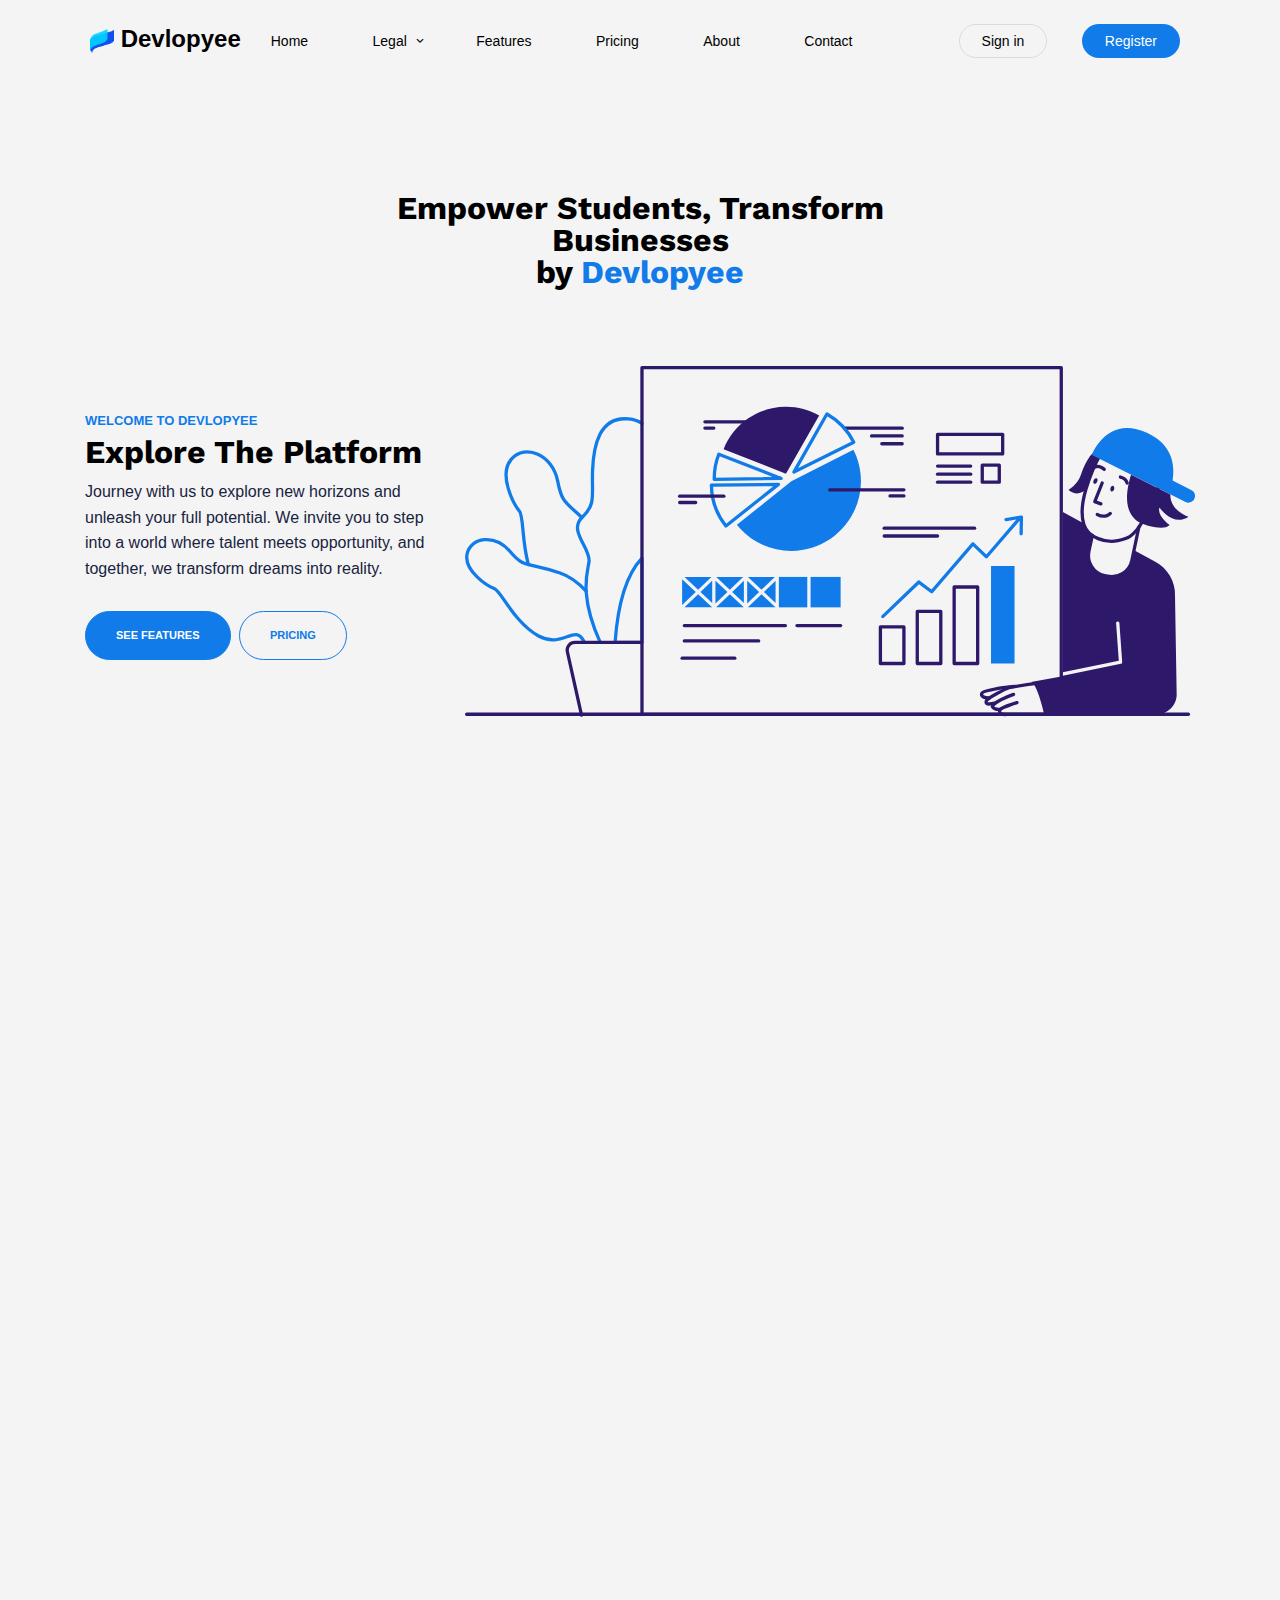
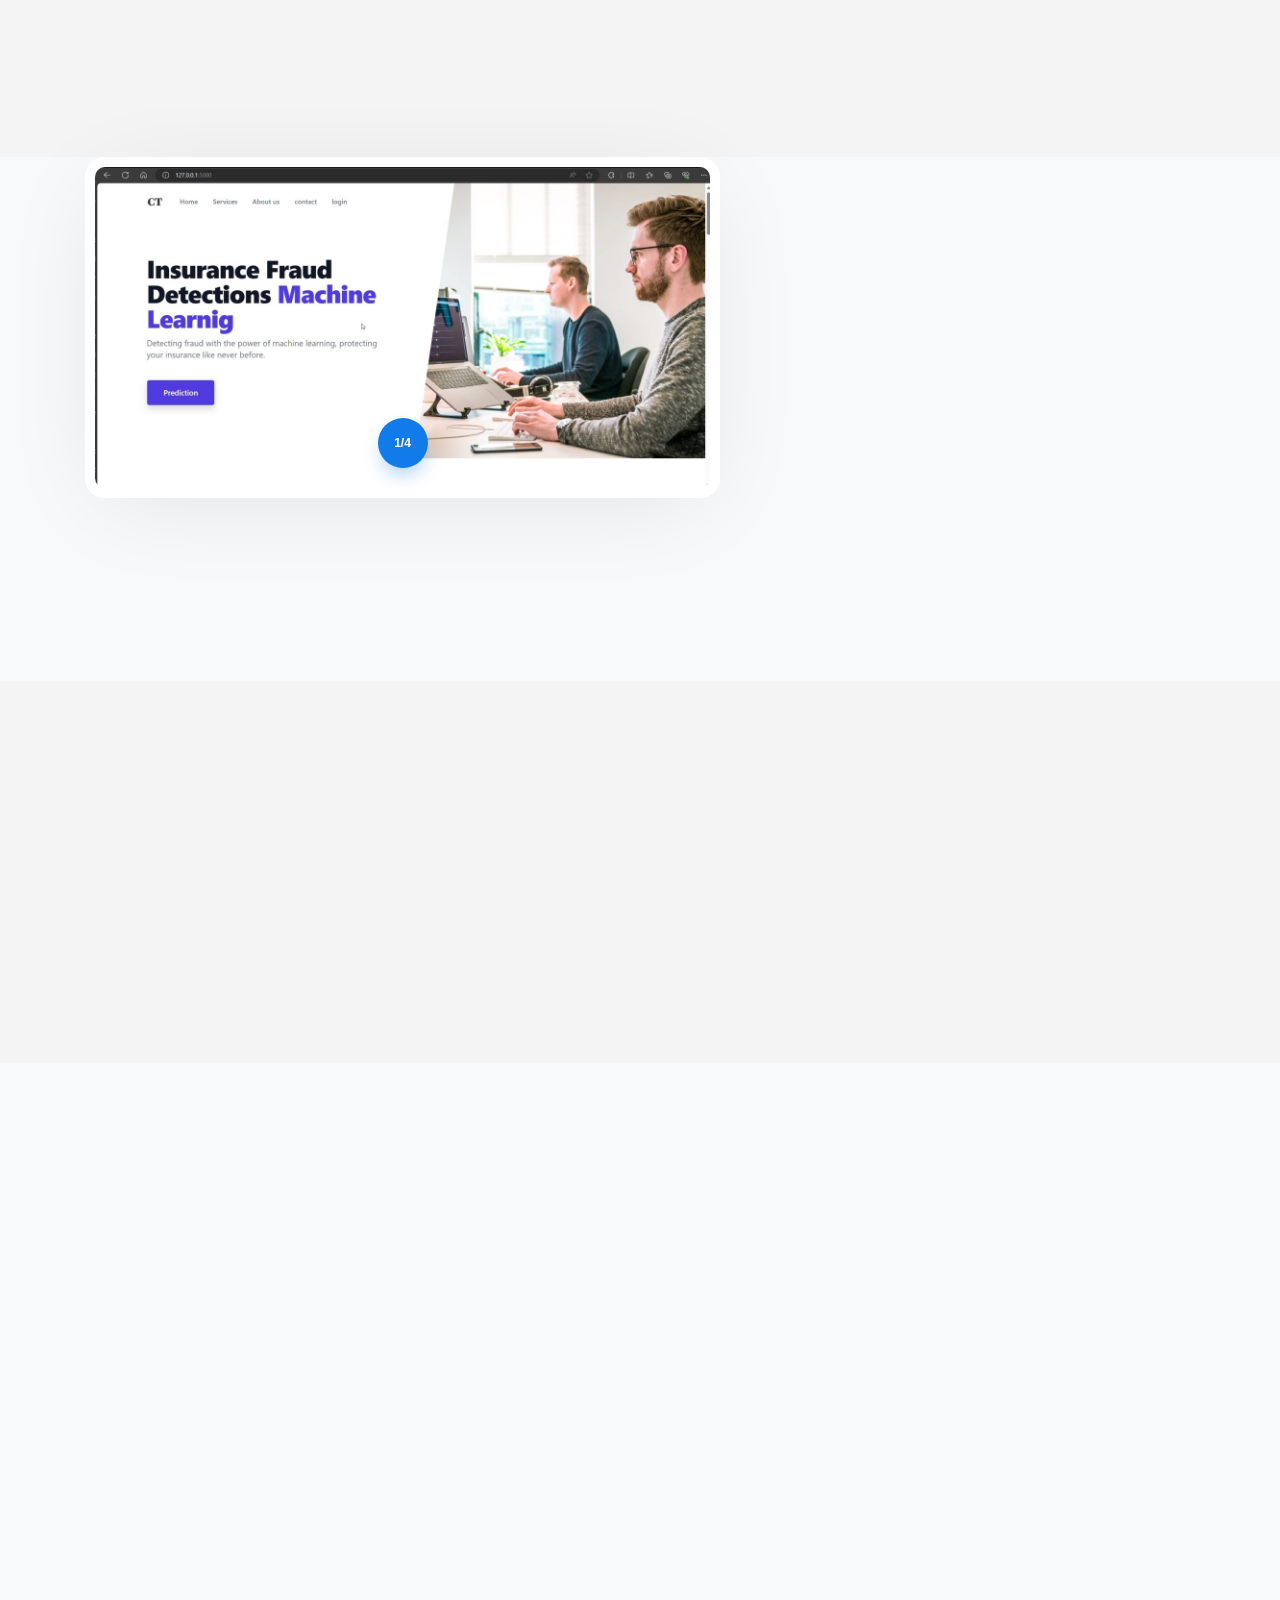
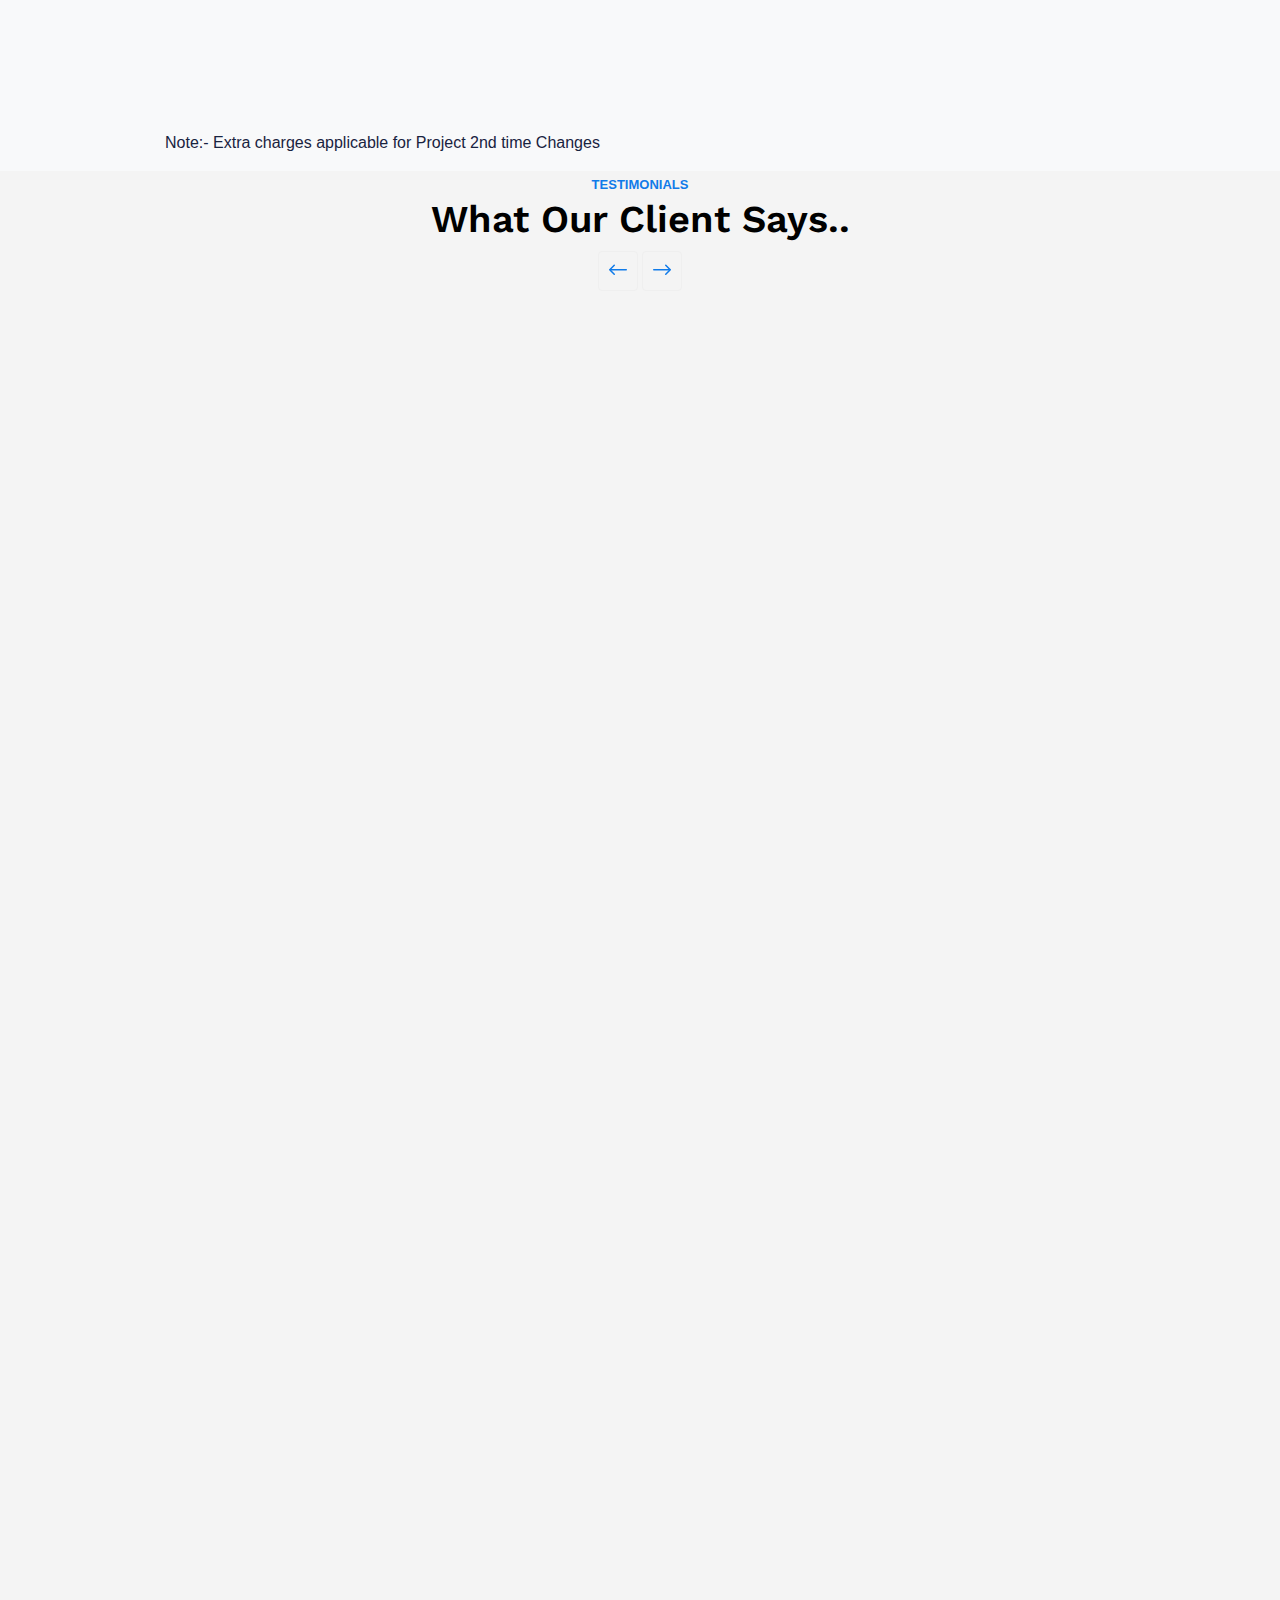
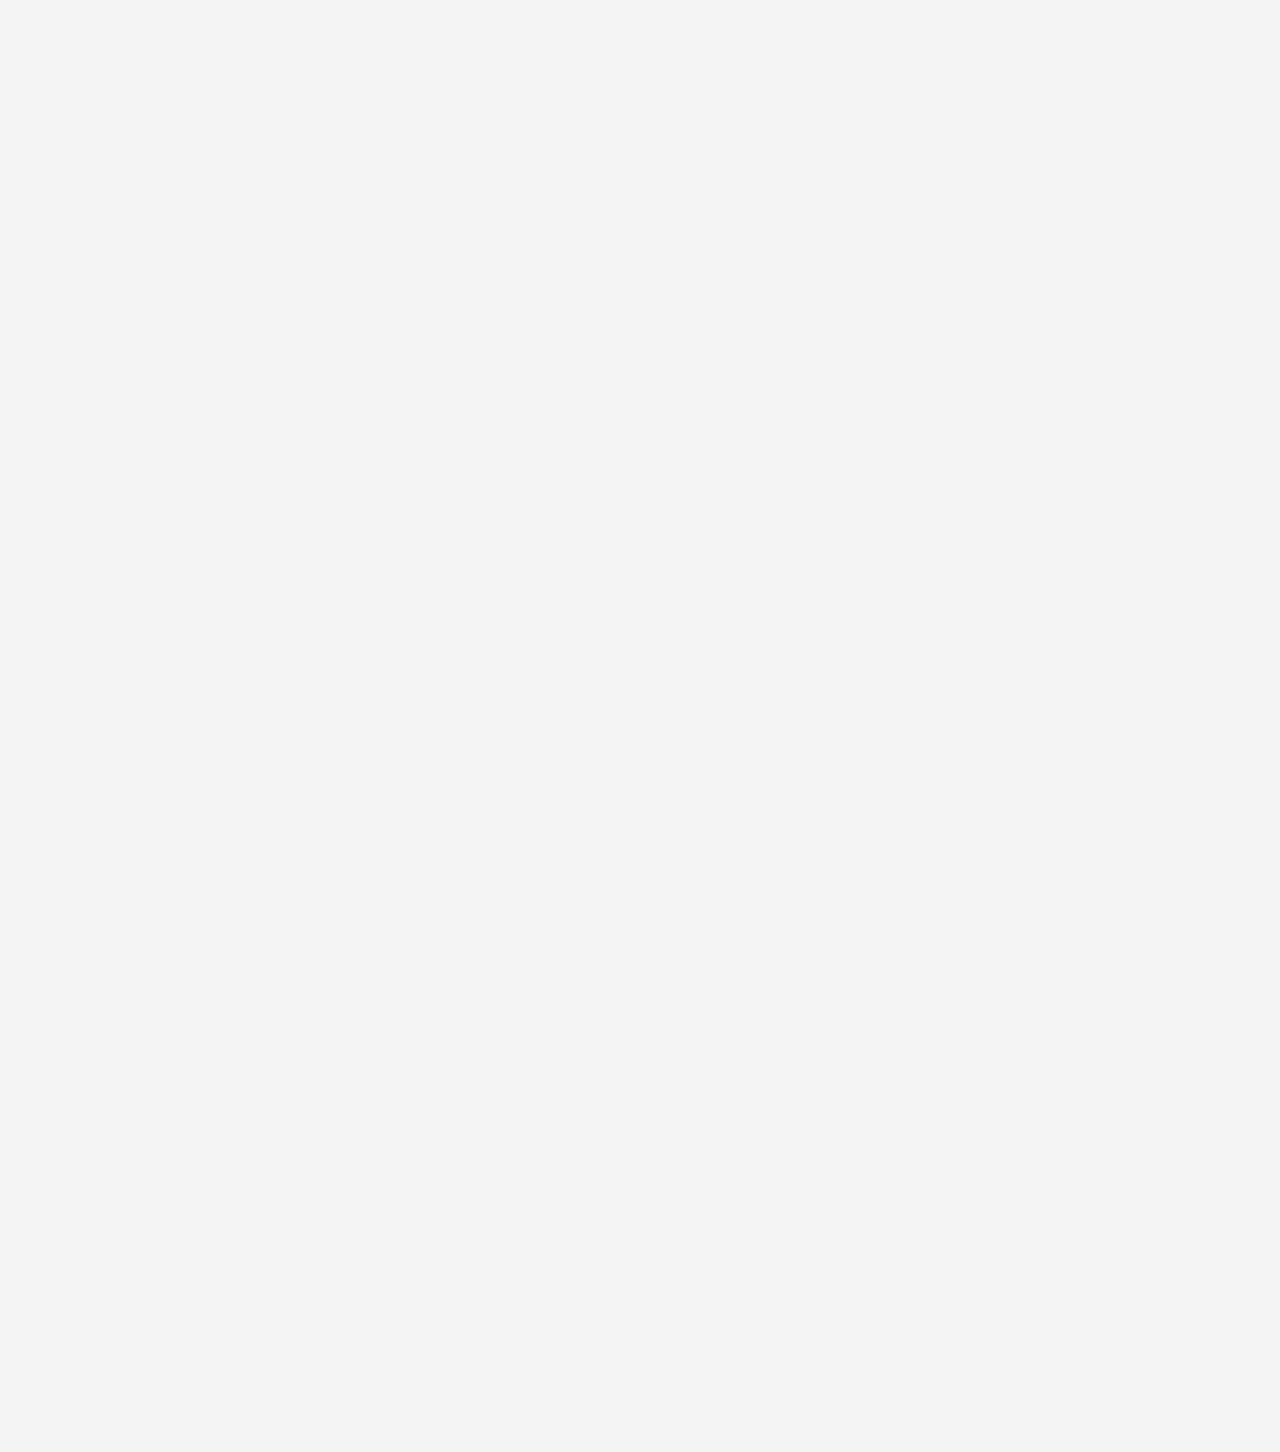
<file: index.html>
<!-- /*
* Template Name: Creative
* Template Author: Devlopyee
* Author URI: https://Devlopyee.co/
*/ -->
<!doctype html>
<html lang="en">

<head>
  <meta charset="UTF-8">
    <meta name="viewport" content="width=device-width, initial-scale=1.0">
  <meta charset="utf-8">
  <meta name="viewport" content="width=device-width, initial-scale=1, shrink-to-fit=no">
  <meta name="author" content="Untree.co">
  <link rel="apple-touch-icon" sizes="180x180" href="/apple-touch-icon.png">
<link rel="icon" type="image/png" sizes="32x32" href="/favicon-32x32.png">
<link rel="icon" type="image/png" sizes="16x16" href="/favicon-16x16.png">
<link rel="manifest" href="/site.webmanifest">
<link rel="mask-icon" href="/safari-pinned-tab.svg" color="#5bbad5">
<meta name="msapplication-TileColor" content="#da532c">
<meta name="theme-color" content="#ffffff">

  <meta name="description" content="" />
  <meta name="keywords" content="" />

  <link rel="preconnect" href="https://fonts.googleapis.com">
  <link rel="preconnect" href="https://fonts.gstatic.com" crossorigin>
  <link href="https://fonts.googleapis.com/css2?family=Work+Sans:wght@400;500;600;700&display=swap" rel="stylesheet">

  <link rel="stylesheet" href="css/bootstrap.min.css">
  <link rel="stylesheet" href="css/owl.carousel.min.css">
  <link rel="stylesheet" href="css/owl.theme.default.min.css">
  <link rel="stylesheet" href="css/jquery.fancybox.min.css">
  <link rel="stylesheet" href="fonts/icomoon/style.css">
  <link rel="stylesheet" href="fonts/flaticon/font/flaticon.css">
  <link rel="stylesheet" href="css/aos.css">
  <link rel="stylesheet" href="css/style.css">

  <title>Devlopyee</title>
</head>

<body data-spy="scroll" data-target=".site-navbar-target" data-offset="100">

  

  <div class="site-mobile-menu site-navbar-target">
    <div class="site-mobile-menu-header">
      <div class="site-mobile-menu-close">
        <span class="icofont-close js-menu-toggle"></span>
      </div>
    </div>
    <div class="site-mobile-menu-body"></div>
  </div>


  
  <nav class="site-nav dark js-site-navbar mb-5 site-navbar-target">
    <div class="container">
      <div class="site-navigation">
        <a href="index.html" class="logo m-0 float-left"><img src="/images/leaf1.png" alt="Your Logo" class="logo-image"> Devlopyee<span class="text-primary"></span>
        </a>
      
        <ul class="js-clone-nav d-none d-lg-inline-block site-menu float-left">
          <li class="active"><a href="#home-section" class="nav-link">Home</a></li>
          <li class="has-children">
            <a href="#" class="nav-link">Legal</a>
            <ul class="dropdown">
              <li><a href="#testimonials-section" class="nav-link">Testimonials</a></li>
              <li><a href="elements.html" class="nav-link">Privacy Policy</a></li>
              <li class="has-children">
                <!-- <a href="#">Menu Two</a>
                <ul class="dropdown">
                  <li><a href="#" class="nav-link">Sub Menu One</a></li>
                  <li><a href="#" class="nav-link">Sub Menu Two</a></li>
                  <li><a href="#" class="nav-link">Sub Menu Three</a></li>
                </ul>
              </li>
              <li><a href="#" class="nav-link">Menu Three</a></li> -->
            </ul>
          </li>
          <li><a href="#features-section" class="nav-link">Features</a></li>
          <li><a href="#pricing-section" class="nav-link">Pricing</a></li>
          <li><a href="#about-section" class="nav-link">About</a></li>
          <li><a href="#contact-section" class="nav-link">Contact</a></li>
        </ul>

        <ul class="js-clone-nav d-none mt-1 d-lg-inline-block site-menu float-right">
          <li class="cta-button-outline"><a href="signin.html">Sign in</a></li>
          <li class="cta-primary"><a href="register.html">Register</a></li>
        </ul>



        <a href="#" class="burger ml-auto float-right site-menu-toggle js-menu-toggle d-inline-block dark d-lg-none" data-toggle="collapse" data-target="#main-navbar">
          <span></span>
        </a>

      </div>
    </div>
  </nav>
  

  <div class="untree_co-hero pb-0" id="home-section">
    <div class="container">
      <div class="row">

        <div class="col-12">
          <div class="dots"></div>
          <div class="row justify-content-center">
            <div class="col-md-7 text-center mb-5">
              <h1 class="heading" data-aos="fade-up" data-aos-delay="0"> Empower Students, Transform Businesses <span class="d-block">by <a href="https://untree.co">Devlopyee</a></span></h1>
            </div>
          </div>
          <div class="row align-items-center">

            <div class="col-lg-4">
              <div class="intro">

                <div class="excerpt"data-aos="fade-up" data-aos-delay="100">
                  <span class="caption">Welcome to Devlopyee</span>
                  <h2 class="font-weight-bold">Explore The Platform</h2>
                  <p> Journey with us to explore new horizons and unleash your full potential. We invite you to step into a world where talent meets opportunity, and together, we transform dreams into reality.</p>  
                </div> <!-- /.excerpt -->
                <p data-aos="fade-up"  data-aos-delay="200">
                  <a href="#features-section" class="btn btn-primary smoothscroll mr-1">See Features</a>
                  <a href="#pricing-section" class="btn btn-outline-primary smoothscroll">Pricing</a>
                </p>
              </div>
              
            </div> <!-- /.col-lg-5 -->
            <div class="col-lg-8">
              <div class="illustration">
                <img src="images/graphs-statistics_outline.svg" alt="Image" class="img-fluid">
              </div>
            </div>
          </div>
        </div>

      </div> <!-- /.row -->
    </div> <!-- /.container -->
    <!-- <div class="illustration">
      
    </div> -->
  </div> <!-- /.untree_co-hero -->

  <div class="untree_co-section">
    <div class="container" id="features-section">

      <div class="row mb-5" >
        <div class="col-12 text-center" data-aos="fade-up" data-aos-delay="0">
          <span class="caption">Features</span>
          <h2 class="heading">Advantage of using our products</h2>
          <p>Unlock Success with Our Projects</p>
        </div>
      </div> <!-- /.row -->

      <div class="row">
        <div class="col-lg-6 mb-4" data-aos="fade-up" data-aos-delay="100">
          <div class="service horizontal d-flex">
            <div class="service-icon color-1 mb-4">
              <svg class="bi bi-app-indicator" width="1em" height="1em" viewBox="0 0 16 16" fill="currentColor" xmlns="http://www.w3.org/2000/svg">
                <path fill-rule="evenodd" d="M5.5 2A3.5 3.5 0 0 0 2 5.5v5A3.5 3.5 0 0 0 5.5 14h5a3.5 3.5 0 0 0 3.5-3.5V8a.5.5 0 0 1 1 0v2.5a4.5 4.5 0 0 1-4.5 4.5h-5A4.5 4.5 0 0 1 1 10.5v-5A4.5 4.5 0 0 1 5.5 1H8a.5.5 0 0 1 0 1H5.5z"/>
                <path d="M16 3a3 3 0 1 1-6 0 3 3 0 0 1 6 0z"/>
              </svg>
            </div> <!-- /.icon -->
            <div class="service-contents">
              <h3>Enhanced Efficiency</h3>
              <p>Our products streamline processes, saving time and resources, leading to increased productivity and reduced operational costs</p>
              <p class="additional-text" style="display: none;">Our solutions optimize workflows, cutting down on time and resource wastage, ultimately elevating productivity and driving down operational expenses.</p>
              <p><a href="#" class="toggle-button read-more">Learn More</a></p>
            </div>
          </div> <!-- /.service -->
        </div>
        
        <div class="col-lg-6 mb-4" data-aos="fade-up" data-aos-delay="200">
          <div class="service horizontal d-flex">
            <div class="service-icon color-2 mb-4">
              <svg class="bi bi-arrow-repeat" width="1em" height="1em" viewBox="0 0 16 16" fill="currentColor" xmlns="http://www.w3.org/2000/svg">
                <path fill-rule="evenodd" d="M2.854 7.146a.5.5 0 0 0-.708 0l-2 2a.5.5 0 1 0 .708.708L2.5 8.207l1.646 1.647a.5.5 0 0 0 .708-.708l-2-2zm13-1a.5.5 0 0 0-.708 0L13.5 7.793l-1.646-1.647a.5.5 0 0 0-.708.708l2 2a.5.5 0 0 0 .708 0l2-2a.5.5 0 0 0 0-.708z"/>
                <path fill-rule="evenodd" d="M8 3a4.995 4.995 0 0 0-4.192 2.273.5.5 0 0 1-.837-.546A6 6 0 0 1 14 8a.5.5 0 0 1-1.001 0 5 5 0 0 0-5-5zM2.5 7.5A.5.5 0 0 1 3 8a5 5 0 0 0 9.192 2.727.5.5 0 1 1 .837.546A6 6 0 0 1 2 8a.5.5 0 0 1 .501-.5z"/>
              </svg>
            </div> <!-- /.icon -->
            <div class="service-contents">
              <h3>Quality Assurance</h3>
              <p>With our products, you can ensure consistency and quality in your work, earning trust and credibility among clients.</p>
              <p class="additional-text" style="display: none;">Our products guarantee impeccable quality, fostering reliability and building strong client trust through unwavering consistency in your work.</p>
              <p><a href="#" class="toggle-button read-more">Learn More</a></p>
            </div>
          </div> <!-- /.service -->
        </div>
        
        <div class="col-lg-6 mb-4" data-aos="fade-up" data-aos-delay="300">
          <div class="service horizontal d-flex">
            <div class="service-icon color-3 mb-4">
              <svg class="bi bi-briefcase" width="1em" height="1em" viewBox="0 0 16 16" fill="currentColor" xmlns="http://www.w3.org/2000/svg">
                <path fill-rule="evenodd" d="M0 12.5A1.5 1.5 0 0 0 1.5 14h13a1.5 1.5 0 0 0 1.5-1.5v-6h-1v6a.5.5 0 0 1-.5.5h-13a.5.5 0 0 1-.5-.5v-6H0v6z"/>
                <path fill-rule="evenodd" d="M0 4.5A1.5 1.5 0 0 1 1.5 3h13A1.5 1.5 0 0 1 16 4.5v2.384l-7.614 2.03a1.5 1.5 0 0 1-.772 0L0 6.884V4.5zM1.5 4a.5.5 0 0 0-.5.5v1.616l6.871 1.832a.5.5 0 0 0 .258 0L15 6.116V4.5a.5.5 0 0 0-.5-.5h-13zM5 2.5A1.5 1.5 0 0 1 6.5 1h3A1.5 1.5 0 0 1 11 2.5V3h-1v-.5a.5.5 0 0 0-.5-.5h-3a.5.5 0 0 0-.5.5V3H5v-.5z"/>
              </svg>
            </div> <!-- /.icon -->
            <div class="service-contents">
              <h3>Scalability</h3>
              <p>Adapt easily to changing demands, as our products are designed to grow with your business, ensuring long-term success.</p>
              <p class="additional-text" style="display: none;">Effortlessly accommodate evolving needs, as our solutions are tailored to expand alongside your enterprise, securing enduring prosperity.</p>
              <p><a href="#" class="toggle-button read-more">Learn More</a></p>
            </div>
          </div> <!-- /.service -->
        </div>
        
        <div class="col-lg-6 mb-4" data-aos="fade-up" data-aos-delay="400">
          <div class="service horizontal d-flex">
            <div class="service-icon color-4 mb-4">
              <svg class="bi bi-collection" width="1em" height="1em" viewBox="0 0 16 16" fill="currentColor" xmlns="http://www.w3.org/2000/svg">
                <path fill-rule="evenodd" d="M14.5 13.5h-13A.5.5 0 0 1 1 13V6a.5.5 0 0 1 .5-.5h13a.5.5 0 0 1 .5.5v7a.5.5 0 0 1-.5.5zm-13 1A1.5 1.5 0 0 1 0 13V6a1.5 1.5 0 0 1 1.5-1.5h13A1.5 1.5 0 0 1 16 6v7a1.5 1.5 0 0 1-1.5 1.5h-13zM2 3a.5.5 0 0 0 .5.5h11a.5.5 0 0 0 0-1h-11A.5.5 0 0 0 2 3zm2-2a.5.5 0 0 0 .5.5h7a.5.5 0 0 0 0-1h-7A.5.5 0 0 0 4 1z"/>
              </svg>
            </div> <!-- /.icon -->
            <div class="service-contents">
              <h3>Support & Update</h3>
              <p>Enjoy continuous support and regular updates, staying ahead with the latest features and industry trends.</p>
              <p class="additional-text" style="display: none;">Receive ongoing assistance and timely enhancements, ensuring you're up-to-date with cutting-edge features and industry developments, while benefiting from unwavering support.</p>
              <p><a href="#" class="toggle-button read-more">Learn More</a></p>
            </div>
          </div> <!-- /.service -->
        </div>
      </div> <!-- /.row -->

    </div> <!-- /.container -->
  </div> <!-- /.untree_co-section -->


  <div class="untree_co-section" >
    <div class="container">
      <div class="row justify-content-between">
        <div class="col-lg-4">
          <span class="caption" data-aos="fade-up" data-aos-delay="0">Digital Services</span>
          <h3 class="heading mb-4" data-aos="fade-up" data-aos-delay="100">A complete solution for your Porject Requirements.</h3>
          <div class="mb-4" data-aos="fade-up" data-aos-delay="200">
            <p>Elevating Your Vision with Innovative Precision, Committing to Deliver Excellence and Achieve Lasting Results.</p>  

            <ul class="list-unstyled ul-check primary">
              <li>Project Excellence</li>
              <li>Tailored to Perfection</li>
            </ul>
          </div> <!-- /.mb-4 -->
        </div>
        <div class="col-lg-7" data-aos="fade-up" data-aos-delay="400">
          <a href="/images/Recording 2023-08-09 231930.mp4" class="btn-video" data-fancybox>

            <span class="wrap-icon-play">
              <svg class="bi bi-play-fill" width="1em" height="1em" viewBox="0 0 16 16" fill="currentColor" xmlns="http://www.w3.org/2000/svg">
                <path d="M11.596 8.697l-6.363 3.692c-.54.313-1.233-.066-1.233-.697V4.308c0-.63.692-1.01 1.233-.696l6.363 3.692a.802.802 0 0 1 0 1.393z"/>
              </svg>
            </span>
            <img src="/images/dashboard.png" alt="Image" class="img-fluid img-shadow">
          </a>
        </div> <!-- /.col-md-4 -->
      </div> <!-- /.row -->
    </div> <!-- /.container -->
  </div> <!-- /.untree_co-section -->

  <div class="untree_co-section">
    <div class="container">
      <div class="row">
        <div class="col-lg-6">
          <div class="mb-4" data-aos="fade-up" data-aos-delay="300">
            <div class="untree_co-testimonial d-flex">

              <!-- <div class="text">
                <div class="author d-flex mb-3">
                  <div class="pic mr-3">
                    <img src="/images/person_1.png" alt="Image" class="img-fluid">
                  </div>
                  <div>
                    <strong class="d-block font-weight-bold h5 mb-0">Cameron Fisher</strong><span class="d-block">Facebook, Product Lead</span> 
                  </div>

                </div>
                <blockquote>
                  &ldquo;Separated they <span class="highlight">live in Bookmarksgrove right at the coast of the Semantics</span>, a large language ocean. A small river named Duden flows by their place and supplies it with the necessary regelialia. &rdquo;
                </blockquote>

              </div>
            </div> <! /.untree_co-testimonial -->
          <!-- </div>  /.mb-4 -->
        <!-- </div> -->
        <!-- <div class="col-lg-6">
          <div class="mb-4" data-aos="fade-up" data-aos-delay="300">
            <div class="untree_co-testimonial d-flex">

              <div class="text">
                <div class="author d-flex mb-3">
                  <div class="pic mr-3">
                    <img src="images/person_2.jpg" alt="Image" class="img-fluid">
                  </div>
                  <div>
                    <strong class="d-block font-weight-bold h5 mb-0">Jenny Wilson</strong><span class="d-block">Facebook, Product Lead</span> 
                  </div>

                </div>
                <blockquote>
                  &ldquo;Separated they <span class="highlight">live in Bookmarksgrove right at the coast of the Semantics</span>, a large language ocean. A small river named Duden flows by their place and supplies it with the necessary regelialia. &rdquo;
                </blockquote>

              </div>
            </div>  /.untree_co-testimonial -->
          </div>  
        </div>
      </div>
    </div>
  </div>

  <div class="untree_co-section bg-light">
    <div class="container">
      <div class="row justify-content-between">
        <div class="col-lg-5 order-lg-2 js-custom-dots">

          <a href="/projectwale.html" class="service link horizontal d-flex active buy-now-container " data-aos="fade-left" data-aos-delay="0">
            <div class="service-icon color-1 mb-4">
              <svg class="bi bi-app-indicator" width="1em" height="1em" viewBox="0 0 16 16" fill="currentColor" xmlns="http://www.w3.org/2000/svg">
                <path fill-rule="evenodd" d="M5.5 2A3.5 3.5 0 0 0 2 5.5v5A3.5 3.5 0 0 0 5.5 14h5a3.5 3.5 0 0 0 3.5-3.5V8a.5.5 0 0 1 1 0v2.5a4.5 4.5 0 0 1-4.5 4.5h-5A4.5 4.5 0 0 1 1 10.5v-5A4.5 4.5 0 0 1 5.5 1H8a.5.5 0 0 1 0 1H5.5z"/>
                <path d="M16 3a3 3 0 1 1-6 0 3 3 0 0 1 6 0z"/>
              </svg>
            </div> <!-- /.icon -->
           
            <div class="service-contents">
              <h3>FRAUD DETECTION</h3>
              <p>INSURANCE FRAUD DETECTION using Machine Learning</p>
            </div> <!-- /.service-contents-->
              <button onclick="window.location.href='/projectwale3.html'" class="buy-now-btn">Buy Now</button>
          </a> <!-- /.service -->

          <a href="/projectwale.html" class="service link horizontal d-flex buy-now-container " data-aos="fade-left" data-aos-delay="100">
            <div class="service-icon color-2 mb-4">
              <svg class="bi bi-arrow-repeat" width="1em" height="1em" viewBox="0 0 16 16" fill="currentColor" xmlns="http://www.w3.org/2000/svg">
                <path fill-rule="evenodd" d="M2.854 7.146a.5.5 0 0 0-.708 0l-2 2a.5.5 0 1 0 .708.708L2.5 8.207l1.646 1.647a.5.5 0 0 0 .708-.708l-2-2zm13-1a.5.5 0 0 0-.708 0L13.5 7.793l-1.646-1.647a.5.5 0 0 0-.708.708l2 2a.5.5 0 0 0 .708 0l2-2a.5.5 0 0 0 0-.708z"/>
                <path fill-rule="evenodd" d="M8 3a4.995 4.995 0 0 0-4.192 2.273.5.5 0 0 1-.837-.546A6 6 0 0 1 14 8a.5.5 0 0 1-1.001 0 5 5 0 0 0-5-5zM2.5 7.5A.5.5 0 0 1 3 8a5 5 0 0 0 9.192 2.727.5.5 0 1 1 .837.546A6 6 0 0 1 2 8a.5.5 0 0 1 .501-.5z"/>
              </svg>
            </div> <!-- /.icon -->
            <div class="service-contents">
              <h3>CRED-PRED</h3>
              <p>Machine Learning Based Prediction Of Credit Card Defaulters</p>  
            </div> <!-- /.service-contents-->
             <button onclick="window.location.href='/projectwale2.html'" class="buy-now-btn">Buy Now</button>
          </a> <!-- /.service -->


          <a href="/projectwale.html" class="service link horizontal d-flex buy-now-container " data-aos="fade-left" data-aos-delay="200">
            <div class="service-icon color-3 mb-4">
              <svg class="bi bi-briefcase" width="1em" height="1em" viewBox="0 0 16 16" fill="currentColor" xmlns="http://www.w3.org/2000/svg">
                <path fill-rule="evenodd" d="M0 12.5A1.5 1.5 0 0 0 1.5 14h13a1.5 1.5 0 0 0 1.5-1.5v-6h-1v6a.5.5 0 0 1-.5.5h-13a.5.5 0 0 1-.5-.5v-6H0v6z"/>
                <path fill-rule="evenodd" d="M0 4.5A1.5 1.5 0 0 1 1.5 3h13A1.5 1.5 0 0 1 16 4.5v2.384l-7.614 2.03a1.5 1.5 0 0 1-.772 0L0 6.884V4.5zM1.5 4a.5.5 0 0 0-.5.5v1.616l6.871 1.832a.5.5 0 0 0 .258 0L15 6.116V4.5a.5.5 0 0 0-.5-.5h-13zM5 2.5A1.5 1.5 0 0 1 6.5 1h3A1.5 1.5 0 0 1 11 2.5V3h-1v-.5a.5.5 0 0 0-.5-.5h-3a.5.5 0 0 0-.5.5V3H5v-.5z"/>
              </svg>
            </div> <!-- /.icon -->
            <div class="service-contents">
              <h3>Accident Detection Messaging</h3>
              <p>Iot Project with the help of arduino Accident Detection Messaging</p>  
            </div> <!-- /.service-contents-->
             <button onclick="window.location.href='/projectwale1.html'" class="buy-now-btn">Buy Now</button>
            </a> <!-- /.service -->


         <a href="/projectwale.html" class="service link horizontal d-flex buy-now-container" data-aos="fade-left" data-aos-delay="200">
  <div class="service-icon color-3 mb-4">
    <svg class="bi bi-briefcase" width="1em" height="1em" viewBox="0 0 16 16" fill="currentColor" xmlns="http://www.w3.org/2000/svg">
      <path fill-rule="evenodd" d="M0 12.5A1.5 1.5 0 0 0 1.5 14h13a1.5 1.5 0 0 0 1.5-1.5v-6h-1v6a.5.5 0 0 1-.5.5h-13a.5.5 0 0 1-.5-.5v-6H0v6z"/>
      <path fill-rule="evenodd" d="M0 4.5A1.5 1.5 0 0 1 1.5 3h13A1.5 1.5 0 0 1 16 4.5v2.384l-7.614 2.03a1.5 1.5 0 0 1-.772 0L0 6.884V4.5zM1.5 4a.5.5 0 0 0-.5.5v1.616l6.871 1.832a.5.5 0 0 0 .258 0L15 6.116V4.5a.5.5 0 0 0-.5-.5h-13zM5 2.5A1.5 1.5 0 0 1 6.5 1h3A1.5 1.5 0 0 1 11 2.5V3h-1v-.5a.5.5 0 0 0-.5-.5h-3a.5.5 0 0 0-.5.5V3H5v-.5z"/>
    </svg>
  </div> <!-- /.icon -->
  <div class="service-contents">
    <h3>Brain Tumour Detection</h3>
    <p>Advanced model for early-stage brain tumor detection</p>  
  </div> <!-- /.service-contents-->
  <button onclick="window.location.href='/projectwale4.html'" class="buy-now-btn">Buy Now</button>
</a> <!-- /.service -->



        </div>
        <div class="col-lg-7">
          <div class="img-shadow">
            <div class="owl-single no-dots owl-carousel">
              <div class="item">
                <span class="number">1/4</span>
                <img src="/images/1project.jpg" alt="Image" class="img-fluid">
              </div>
              <div class="item">
                <span class="number">2/4</span>
                <img src="/images/2project.jpg" alt="Image" class="img-fluid">
              </div>
              <div class="item">
                <span class="number">3/4</span>
                <img src="/images/3project.jpg" alt="Image" class="img-fluid">
              </div>
                            <div class="item">
                <span class="number">4/4</span>
                <img src="/images/brain1.png" alt="Image" class="img-fluid">
              </div>

            </div>

          </div>
          
        </div> <!-- /.col-md-4 -->
      </div> <!-- /.row -->
    </div> <!-- /.container -->
  </div> <!-- /.untree_co-section -->

  <div class="untree_co-section">
    <div class="container">

      <div class="row">
        <div class="col-12 mb-5" data-aos="fade-up">
          <span class="caption">Features</span>
          <h2 class="heading">More Features</h2>
        </div>

        <div class="col-md-6 mb-4 mb-lg-0 col-lg-3" data-aos="fade-up" data-aos-delay="0">
          <div class="service">
            <div class="service-icon color-1 mb-4">
              <svg class="bi bi-app-indicator" width="1em" height="1em" viewBox="0 0 16 16" fill="currentColor" xmlns="http://www.w3.org/2000/svg">
                <path fill-rule="evenodd" d="M5.5 2A3.5 3.5 0 0 0 2 5.5v5A3.5 3.5 0 0 0 5.5 14h5a3.5 3.5 0 0 0 3.5-3.5V8a.5.5 0 0 1 1 0v2.5a4.5 4.5 0 0 1-4.5 4.5h-5A4.5 4.5 0 0 1 1 10.5v-5A4.5 4.5 0 0 1 5.5 1H8a.5.5 0 0 1 0 1H5.5z"/>
                <path d="M16 3a3 3 0 1 1-6 0 3 3 0 0 1 6 0z"/>
              </svg>
            </div> <!-- /.icon -->
            <div class="service-contents">
              <h3>Built for Developers</h3>
              <p>Designed by developers, for developers: our solutions are meticulously crafted to empower and simplify your coding journey.</p>  
            </div> <!-- /.service-contents-->
          </div> <!-- /.service -->
        </div> <!-- /.col-lg-3 -->

        <div class="col-md-6 mb-4 mb-lg-0 col-lg-3" data-aos="fade-up" data-aos-delay="100">
          <div class="service">
            <div class="service-icon color-2 mb-4">
              <svg class="bi bi-arrow-repeat" width="1em" height="1em" viewBox="0 0 16 16" fill="currentColor" xmlns="http://www.w3.org/2000/svg">
                <path fill-rule="evenodd" d="M2.854 7.146a.5.5 0 0 0-.708 0l-2 2a.5.5 0 1 0 .708.708L2.5 8.207l1.646 1.647a.5.5 0 0 0 .708-.708l-2-2zm13-1a.5.5 0 0 0-.708 0L13.5 7.793l-1.646-1.647a.5.5 0 0 0-.708.708l2 2a.5.5 0 0 0 .708 0l2-2a.5.5 0 0 0 0-.708z"/>
                <path fill-rule="evenodd" d="M8 3a4.995 4.995 0 0 0-4.192 2.273.5.5 0 0 1-.837-.546A6 6 0 0 1 14 8a.5.5 0 0 1-1.001 0 5 5 0 0 0-5-5zM2.5 7.5A.5.5 0 0 1 3 8a5 5 0 0 0 9.192 2.727.5.5 0 1 1 .837.546A6 6 0 0 1 2 8a.5.5 0 0 1 .501-.5z"/>
              </svg>
            </div> <!-- /.icon -->
            <div class="service-contents">
              <h3>Modern Design</h3>
              <p>Modern design: Embracing simplicity, clean lines, and functionality, it crafts visually appealing and practical solutions for today.</p>  
            </div> <!-- /.service-contents-->
          </div> <!-- /.service -->
        </div> <!-- /.col-lg-3 -->

        <div class="col-md-6 mb-4 mb-lg-0 col-lg-3" data-aos="fade-up" data-aos-delay="200">
          <div class="service">
            <div class="service-icon color-3 mb-4">
              <svg class="bi bi-briefcase" width="1em" height="1em" viewBox="0 0 16 16" fill="currentColor" xmlns="http://www.w3.org/2000/svg">
                <path fill-rule="evenodd" d="M0 12.5A1.5 1.5 0 0 0 1.5 14h13a1.5 1.5 0 0 0 1.5-1.5v-6h-1v6a.5.5 0 0 1-.5.5h-13a.5.5 0 0 1-.5-.5v-6H0v6z"/>
                <path fill-rule="evenodd" d="M0 4.5A1.5 1.5 0 0 1 1.5 3h13A1.5 1.5 0 0 1 16 4.5v2.384l-7.614 2.03a1.5 1.5 0 0 1-.772 0L0 6.884V4.5zM1.5 4a.5.5 0 0 0-.5.5v1.616l6.871 1.832a.5.5 0 0 0 .258 0L15 6.116V4.5a.5.5 0 0 0-.5-.5h-13zM5 2.5A1.5 1.5 0 0 1 6.5 1h3A1.5 1.5 0 0 1 11 2.5V3h-1v-.5a.5.5 0 0 0-.5-.5h-3a.5.5 0 0 0-.5.5V3H5v-.5z"/>
              </svg>
            </div> <!-- /.icon -->
            <div class="service-contents">
              <h3>Build Stunning Websites</h3>
              <p>Craft visually captivating websites that captivate and engage, leaving a lasting impression with our website development expertise.</p>  
            </div> <!-- /.service-contents-->
          </div> <!-- /.service -->
        </div> <!-- /.col-lg-3 -->

        <div class="col-md-6 mb-4 mb-lg-0 col-lg-3" data-aos="fade-up" data-aos-delay="300">
          <div class="service">
            <div class="service-icon color-4 mb-4">
              <svg class="bi bi-collection" width="1em" height="1em" viewBox="0 0 16 16" fill="currentColor" xmlns="http://www.w3.org/2000/svg">
                <path fill-rule="evenodd" d="M14.5 13.5h-13A.5.5 0 0 1 1 13V6a.5.5 0 0 1 .5-.5h13a.5.5 0 0 1 .5.5v7a.5.5 0 0 1-.5.5zm-13 1A1.5 1.5 0 0 1 0 13V6a1.5 1.5 0 0 1 1.5-1.5h13A1.5 1.5 0 0 1 16 6v7a1.5 1.5 0 0 1-1.5 1.5h-13zM2 3a.5.5 0 0 0 .5.5h11a.5.5 0 0 0 0-1h-11A.5.5 0 0 0 2 3zm2-2a.5.5 0 0 0 .5.5h7a.5.5 0 0 0 0-1h-7A.5.5 0 0 0 4 1z"/>
              </svg>
            </div> <!-- /.icon -->
            <div class="service-contents">
              <h3>Bring Ideas to Life</h3>
              <p>Transform concepts into reality by actualizing innovative ideas, turning imagination into tangible creations that shape the world around us.</p>  
            </div> <!-- /.service-contents-->
          </div> <!-- /.service -->
        </div> <!-- /.col-lg-3 -->
      </div> <!-- /.row -->
    </div> <!-- /.container -->
  </div> <!-- /.untree_co-section -->

  <div class="untree_co-section bg-light" id="pricing-section">
    <div class="container">

      <div class="row pricing-title">
        <div class="col-12 text-center" data-aos="fade-up" data-aos-delay="0">
          <span class="caption">Plans</span>
          <h2 class="heading">Pricing</h2>
          <p>Pricing for everyone. Choose your plan now!</p>
        </div>
      </div> <!-- /.row -->

      <div class="row justify-content-center">
        <div class="col-lg-10">
          <div class="row">
            <div class="col-lg-4" data-aos="fade-up" data-aos-delay="100">
              <div class="pricing">
                <div class="body">
                  <div class="price">
                    <span class="price"><sup>$</sup><span>25</span></span>
                    <span class="d-block plan mb-4">Basic</span>
                  </div>
                  <ul class="list-unstyled ul-check primary mb-5">
                    <li>Working Project</li>
                    <li>Project With Basic Code</li>
                  </ul>
                  <p class="text-center mb-0"><a href="#" class="btn btn-outline-primary">Get Started</a></p>
                </div>
              </div> <!-- /.pricing -->
            </div> <!-- /.col-lg-4 -->

            <div class="col-lg-4" data-aos="fade-up" data-aos-delay="200">
              <div class="pricing active">
                <div class="body">
                  <div class="price">
                    <span class="price"><sup>$</sup><span>59.99</span></span>
                    <span class="d-block plan mb-4">Standard</span>
                  </div>
                  <ul class="list-unstyled ul-check primary mb-5">
                    <li>Working Porject + uploading</li>
                    <li>Project PPt & Report</li>
                    <li>Code information with comments</li>
                  </ul>
                  <p class="text-center mb-0"><a href="#" class="btn btn-primary">Get Started</a></p>
                </div>
              </div> <!-- /.pricing -->
              
            </div> <!-- /.col-lg-4 -->

            <div class="col-lg-4" data-aos="fade-up" data-aos-delay="300">
              <div class="pricing">

                <div class="body">
                  <div class="price">
                    <span class="price"><sup>$</sup><span>109.99</span></span>
                    <span class="d-block plan mb-4">Premium</span>
                  </div>
                  <ul class="list-unstyled ul-check primary mb-5">
                    <li>Working Project + Very Good userInterface</li>
                    <li>All type of documents</li>
                    <li>Live explanation of code with Q&A</li>
                  </ul>
                  <p class="text-center mb-0"><a href="#" class="btn btn-outline-primary">Get Started</a></p>
                </div>
              </div> <!-- /.pricing -->
            </div> <!-- /.col-lg-4 -->
            <p>Note:- Extra charges applicable for Project 2nd time Changes</p>
          </div> <!-- /.row -->
        </div> <!-- /.col-lg-8 -->
      </div> <!-- /.row -->
    </div> <!-- /.container -->
  </div> <!-- /.untree_co-section -->

  <div class="untree_co-section" id="testimonials-section">
    <div class="container">
      <div class="row mb-5">
        <div class="col-lg-12 text-center">
          <span class="caption">Testimonials</span>
          <h2 class="heading">What Our Client Says..</h2>

          <div>
            <a href="#" class="js-custom-prev-v2 cusotm-slider-nav custom-prev"><span><svg class="bi bi-arrow-left" width="1em" height="1em" viewBox="0 0 16 16" fill="currentColor" xmlns="http://www.w3.org/2000/svg">
              <path fill-rule="evenodd" d="M5.854 4.646a.5.5 0 0 1 0 .708L3.207 8l2.647 2.646a.5.5 0 0 1-.708.708l-3-3a.5.5 0 0 1 0-.708l3-3a.5.5 0 0 1 .708 0z"/>
              <path fill-rule="evenodd" d="M2.5 8a.5.5 0 0 1 .5-.5h10.5a.5.5 0 0 1 0 1H3a.5.5 0 0 1-.5-.5z"/>
            </svg></span></a>
            <a href="#" class="js-custom-next-v2 cusotm-slider-nav custom-next"><span>
              <svg class="bi bi-arrow-right" width="1em" height="1em" viewBox="0 0 16 16" fill="currentColor" xmlns="http://www.w3.org/2000/svg">
                <path fill-rule="evenodd" d="M10.146 4.646a.5.5 0 0 1 .708 0l3 3a.5.5 0 0 1 0 .708l-3 3a.5.5 0 0 1-.708-.708L12.793 8l-2.647-2.646a.5.5 0 0 1 0-.708z"/>
                <path fill-rule="evenodd" d="M2 8a.5.5 0 0 1 .5-.5H13a.5.5 0 0 1 0 1H2.5A.5.5 0 0 1 2 8z"/>
              </svg></span>
            </a>
          </div>
        </div>
      </div>
      <div class="row justify-content-center">

        <div class="col-lg-12" data-aos="fade" data-aos-delay="200">
          <div class="owl-2-slider owl-carousel">
            <div class="item">
              <div class="untree_co-testimonial d-flex">

                <div class="text">
                  <blockquote>
                    &ldquo;Devlopyee exceeded our expectations, <span class="highlight">delivering a project that perfectly aligned with our vision.</span>, Thank you for your exceptional work!&rdquo;
                  </blockquote>
                  <div class="author d-flex">
                    <div class="pic mr-3">
                      <img src="/images/person_1.png" alt="Image" class="img-fluid">
                    </div>
                    <div>
                      <strong class="d-block">Deepak Agrawal</strong><span class="d-block">Delhi</span> 
                    </div>

                  </div>
                </div>
              </div> <!-- /.untree_co-testimonial -->
            </div>

            <div class="item">
              <div class="untree_co-testimonial d-flex">

                <div class="text">
                  <blockquote>
                    &ldquo;Working with Devlopyee <span class="highlight">Devlopyee was a game-changer for our business.</span>, Their expertise and dedication brought our project to life.&rdquo;
                  </blockquote>
                  <div class="author d-flex">
                    <div class="pic mr-3">
                      <img src="/images/person_2.png" alt="Image" class="img-fluid">
                    </div>
                    <div>
                      <strong class="d-block">Sachin Sharma</strong><span class="d-block">Banglore</span> 
                    </div>

                  </div>
                </div>
              </div> <!-- /.untree_co-testimonial -->
            </div>

            <div class="item">
              <div class="untree_co-testimonial d-flex">

                <div class="text">
                  <blockquote>
                    &ldquo;Devlopyee's attention<span class="highlight">Devlopyee's attention to detail and commitment to quality are truly impressive. </span>,We look forward to collaborating on future projects." &rdquo;
                  </blockquote>
                  <div class="author d-flex">
                    <div class="pic mr-3">
                      <img src="/images/person_3.png" alt="Image" class="img-fluid">
                    </div>
                    <div>
                      <strong class="d-block">Gautam Chatterjee</strong><span class="d-block">Gujarat</span> 
                    </div>

                  </div>
                </div>
              </div> <!-- /.untree_co-testimonial -->
            </div>
          </div>
        </div>
      </div> <!-- /.row -->    
    </div> <!-- /.container -->  
  </div> <!-- /.untree_co-section -->

  <div class="untree_co-section" id="about-section">
    <div class="container">
      <div class="row justify-content-between mb-5">
        <div class="col-lg-8 mb-4 mb-lg-0" data-aos="fade-up" data-aos-delay="100">
          <img src="images/undraw_getting_coffee_re_f2do.svg" alt="Image" class="img-fluid">
        </div> <!-- /.col-lg-6 -->
        <div class="col-lg-4">
          <div class="mb-4" data-aos="fade-up" data-aos-delay="0">
            <span class="caption">About</span>
            <h3 class="heading">Welcome to Devlopyee - Your Partner in Progress</h3>
          </div>
          <div class="mb-4" data-aos="fade-up" data-aos-delay="100">
            <p>Welcome! Empowering individuals and businesses with innovative solutions and top-tier services.</p>
            <p>At Devlopyee,<span class="highlight">We offer diverse services and products, tailored to your needs. Your visit is valued. Contact us for inquiries or to explore how Devlopyee can assist you better.</p>  
          </div>

          <ul class="list-unstyled ul-check primary mb-4" data-aos="fade-up" data-aos-delay="200">
            <li>Trustworthy Reputation</li>
            <li>Proven Track Record</li>
          </ul>


          <div class="row count-numbers">
            <div class="col-6 col-lg-6" data-aos="fade-up" data-aos-delay="0">
              <span class="counter d-block"><span data-number="24">0</span><span></span></span>
              <span class="caption-2">Members</span>
            </div>
            <div class="col-6 col-lg-6" data-aos="fade-up" data-aos-delay="100">
              <span class="counter d-block"><span data-number="121">0</span><span></span></span>
              <span class="caption-2">Team</span>
            </div>
          </div>
        </div> <!-- /.col-lg-6 -->
      </div> <!-- /.row -->

      <div class="row pt-5">
        <div class="col-12 mb-5" data-aos="fade-up">
          <!-- <span class="caption">Team</span>
          <h2 class="heading">The Team</h2>
        </div>
        <div class="col-6 col-lg-4" data-aos="fade-up" data-aos-delayt="100">
          <img src="/images/person_1.png" alt="Image" class="img-fluid mb-3 w-50 rounded-circle">
          <h3 class="h5 font-weight-bold">Anay Mishra</h3>
          <p>Separated they <span class="highlight">live in Bookmarksgrove right at the coast of the Semantics</span>, a large language ocean. A small river named Duden flows by their place and supplies it with the necessary regelialia.</p>  
        </div>
        <div class="col-6 col-lg-4" data-aos="fade-up" data-aos-delayt="200">
          <img src="/images/person_2.png" alt="Image" class="img-fluid mb-3 w-50 rounded-circle">
          <h3 class="h5 font-weight-bold">Jenny Wilson</h3>
          <p>Separated they <span class="highlight">live in Bookmarksgrove right at the coast of the Semantics</span>, a large language ocean. A small river named Duden flows by their place and supplies it with the necessary regelialia.</p>  
        </div>
        <div class="col-6 col-lg-4" data-aos="fade-up" data-aos-delayt="300">
          <img src="/images/person_3.png" alt="Image" class="img-fluid mb-3 w-50 rounded-circle">
          <h3 class="h5 font-weight-bold">Richard Cruise</h3>
          <p>Separated they <span class="highlight">live in Bookmarksgrove right at the coast of the Semantics</span>, a large language ocean. A small river named Duden flows by their place and supplies it with the necessary regelialia.</p>  
        </div>
        </div>
      </div>
    </div> /.container
  </div> -->

  <div class="untree_co-section bg-light">
    <div class="container">

      <div class="row mb-5">
        <div class="col-12 text-center" data-aos="fade-up" data-aos-delay="0">
          <span class="caption">Blog</span>
          <h2 class="heading">Recent Blog Posts</h2>
          <p>Unlocking Knowledge, One Blog at a Time</p>
        </div>
      </div> <!-- /.row -->
      
      <div class="row">
        <div class="col-md-6 mb-4 mb-lg-0 col-lg-4"  data-aos="fade-up" data-aos-delay="0">
          <div class="news-item">
            <div class="vcard d-flex align-items-center mb-4">
              <div class="img-wrap">
                <img src="/images/person_1.png" alt="Image" class="img-fluid">
              </div>

              <div class="post-meta">
                <strong>Posted by Nitish</strong>
                <span>Jun 20, 2023</span>
              </div>
            </div>
            <div class="news-contents mb-4">

              <h3><a href="#">The Future of Remote Work: Trends and Predictions</a></h3>
              <p> the rise of remote work in recent years.Explore the current remote work trends, including hybrid work models, flexible schedules, and digital nomadism.Highlight the technology tools and platforms that have become essential for remote work.</p>  
              <span class="post-meta-2">Digital Service, 4 min read</span>
            </div>
            <p class="mb-0"><a href="#" class="read-more-arrow">
              <svg class="bi bi-arrow-right" width="1em" height="1em" viewBox="0 0 16 16" fill="currentColor" xmlns="http://www.w3.org/2000/svg">
                <path fill-rule="evenodd" d="M10.146 4.646a.5.5 0 0 1 .708 0l3 3a.5.5 0 0 1 0 .708l-3 3a.5.5 0 0 1-.708-.708L12.793 8l-2.647-2.646a.5.5 0 0 1 0-.708z"/>
                <path fill-rule="evenodd" d="M2 8a.5.5 0 0 1 .5-.5H13a.5.5 0 0 1 0 1H2.5A.5.5 0 0 1 2 8z"/>
              </svg>
            </a></p>
          </div> <!-- /.news-item -->
        </div>


        <div class="col-md-6 mb-4 mb-lg-0 col-lg-4"  data-aos="fade-up" data-aos-delay="100">
          <div class="news-item">
            <div class="vcard d-flex align-items-center mb-4">
              <div class="img-wrap">
                <img src="/images/person_2.png" alt="Image" class="img-fluid">
              </div>

              <div class="post-meta">
                <strong>Posted by Abhinav</strong>
                <span>Jul 14, 2023</span>
              </div>
            </div>
            <div class="news-contents mb-4">
              <h3><a href="#">The Art of Freelancing: Tips for Success</a></h3>
              <p>Introduce the concept of freelancing and its growing popularity.Offer advice on setting up a freelance business, including branding, portfolio creation, and pricing strategies.strategies for delivering high-quality work and ensuring client satisfaction.</p>  
              <span class="post-meta-2">Digital Service, 4 min read</span>
            </div>
            <p class="mb-0"><a href="#" class="read-more-arrow">
              <svg class="bi bi-arrow-right" width="1em" height="1em" viewBox="0 0 16 16" fill="currentColor" xmlns="http://www.w3.org/2000/svg">
                <path fill-rule="evenodd" d="M10.146 4.646a.5.5 0 0 1 .708 0l3 3a.5.5 0 0 1 0 .708l-3 3a.5.5 0 0 1-.708-.708L12.793 8l-2.647-2.646a.5.5 0 0 1 0-.708z"/>
                <path fill-rule="evenodd" d="M2 8a.5.5 0 0 1 .5-.5H13a.5.5 0 0 1 0 1H2.5A.5.5 0 0 1 2 8z"/>
              </svg>
            </a></p>
          </div> <!-- /.news-item -->
        </div>


        <div class="col-md-12 col-lg-4"  data-aos="fade-up" data-aos-delay="300">
          <div class="news-item">
            <div class="vcard d-flex align-items-center mb-4">
              <div class="img-wrap">
                <img src="/images/person_3.png" alt="Image" class="img-fluid">
              </div>

              <div class="post-meta">
                <strong>Posted by Rahul</strong>
                <span>September 14, 2023</span>
              </div>
            </div>
            <div class="news-contents mb-4">
              <h3><a href="#">The Power of Content Marketing Strategies for Small Businesses</a></h3>
              <p>the significance of content marketing for small businesses.producing high-quality content, including blog posts, and social media updates. strategies for effectively distributing and promoting content to reach the target audience.</p>  

              <span class="post-meta-2">Digital Service, 4 min read</span>
            </div>
            <p class="mb-0"><a href="#" class="read-more-arrow">
              <svg class="bi bi-arrow-right" width="1em" height="1em" viewBox="0 0 16 16" fill="currentColor" xmlns="http://www.w3.org/2000/svg">
                <path fill-rule="evenodd" d="M10.146 4.646a.5.5 0 0 1 .708 0l3 3a.5.5 0 0 1 0 .708l-3 3a.5.5 0 0 1-.708-.708L12.793 8l-2.647-2.646a.5.5 0 0 1 0-.708z"/>
                <path fill-rule="evenodd" d="M2 8a.5.5 0 0 1 .5-.5H13a.5.5 0 0 1 0 1H2.5A.5.5 0 0 1 2 8z"/>
              </svg>
            </a></p>
          </div> <!-- /.news-item -->
        </div>
      </div>
    </div>
  </div>

  <div class="untree_co-section" id="contact-section">
    <div class="container">
      <div class="row mb-5"  data-aos="fade-up" data-aos-delay="0">
        <div class="col-12 text-center">
          <span class="caption">Contact</span>
          <h2 class="heading">Get In Touch</h2>
          <p>Feel free to reach out to us with any questions or inquiries. We're here to assist you on your journey.</p>
        </div>
      </div> <!-- /.row -->
      <div class="row">

        <div class="col-lg-7">


          <form class="contact-form" data-aos="fade-up" data-aos-delay="100">
            <div class="row">
              <div class="col-6">
                <div class="form-group">
                  <label class="" for="fname">First name</label>
                  <input type="text" class="form-control" id="fname">
                </div>
              </div>
              <div class="col-6">
                <div class="form-group">
                  <label class="" for="lname">Last name</label>
                  <input type="text" class="form-control" id="lname">
                </div>
              </div>
            </div>
            <div class="form-group">
              <label class="" for="email">Email address</label>
              <input type="email" class="form-control" id="email">
            </div>

            <div class="form-group">
              <label class="" for="message">Message</label>
              <textarea name="" class="form-control" id="message" cols="30" rows="5"></textarea>
            </div>

            <button type="submit" class="btn btn-primary" style="margin: 0 0 1rem 0;">Send Message</button>
          </form>
        </div> <!-- /.col-lg-7 -->
        <div class="col-lg-4 ml-auto"  data-aos="fade-up" data-aos-delay="200">
          <div class="quick-contact">
            <h3 class="h5 mb-4">Contact Info</h3>
            <address class="text-black d-flex"><span class="mt-1 icon-room mr-2"></span><span>Bengaluru,Karnataka 560001, IN</span></address>
            <ul class="list-unstyled ul-links mb-4">
              <li><a href="tel://11234567890" class="d-flex"><span class="mt-1 icon-phone mr-2"></span><span>+91 9111803595</span></a></li>

              <li><a href="https://wa.me/911234567890"class="d-flex"><span class="mt-1 icon-whatsapp mr-2"></span><span>+91 9111803595</span></a></li>

              <li><a href="mailto:info@mydomain.com" class="d-flex"><span class="mt-1 icon-envelope mr-2"></span><span>devlopyee@gmail.com</span></a></li>

              <li><a href="https://www.linkedin.com/company/devlopyee1/" target="_blank" class="d-flex"><span class="mt-1 icon-globe mr-2"></span><span>linkedin-devlopyee</span></a></li>
            </ul>
          </div>
        </div> <!-- /.col-lg-4 -->
      </div> <!-- /.row -->
    </div> <!-- /.container -->
  </div> <!-- /.untree_co-section bg-light -->
  


  <div id="overlayer"></div>
  <div class="loader">
    <div class="spinner-border" role="status">
      <span class="sr-only">Loading...</span>
    </div>
  </div>


  <div class="site-footer">

    <div class="footer-dots"></div> <!-- /.footer-dots -->
    <div class="container">

      <div class="row">
        <div class="col-lg-4">
          <div class="widget">
            <h3>About FreeLancing<span class="text-primary">.</span> </h3>
            <p>"In the future of remote work, expect innovative co-working spaces and transformative tech like VR/AR to redefine productivity, enhancing collaboration."</p>
          </div> <!-- /.widget -->
          <div class="widget">
            <h3>Follow Us</h3>
            <ul class="list-unstyled social">
              <li><a href="https://www.instagram.com/devlopyee/"><span class="icon-instagram"></span></a></li>
              <li><a href="#"><span class="icon-twitter"></span></a></li>
              <li><a href="#"><span class="icon-facebook"></span></a></li>
              <li><a href="https://www.linkedin.com/company/devlopyee1/"><span class="icon-linkedin"></span></a></li>
              <li><a href="#"><span class="icon-pinterest"></span></a></li>
              <li><a href="#"><span class="icon-dribbble"></span></a></li>
            </ul>
          </div> <!-- /.widget -->
        </div> <!-- /.col-lg-3 -->

        <div class="col-lg-2 ml-auto">
          <div class="widget">
            <h3>Projects</h3>
            <ul class="list-unstyled float-left links">
              <li><a href="#">Home</a></li>
              <li><a href="#">Services</a></li>
              <li><a href="#">Features</a></li>
              <li><a href="#">Pricing</a></li>
              <li><a href="#">About</a></li>
              <li><a href="#">Contact</a></li>
            </ul>
          </div> <!-- /.widget -->
        </div> <!-- /.col-lg-3 -->

        <div class="col-lg-2">
          <div class="widget">
            <h3>Services</h3>
            <ul class="list-unstyled float-left links">
              <li><a href="#">IOT & Arduino</a></li>
              <li><a href="#">Android App</a></li>
              <li><a href="#">Building Stunning Websites</a></li>
              <li><a href="#">ML & Python Project</a></li>
              <li><a href="#">React Webapp & React Native App</a></li>
            </ul>
          </div> <!-- /.widget -->
        </div> <!-- /.col-lg-3 -->


        <div class="col-lg-3">
          <div class="widget">
            <h3>Quick Contact</h3>
            <address>Bengaluru,Karnataka 560001, IN</address>
            <ul class="list-unstyled links mb-4">
              <li><a href="tel://11234567890">+91 9111803595</a></li>
              <li><a href="tel://11234567890">+91 9111803595</a></li>
              <li><a href="mailto:info@mydomain.com">devlopyee@gmail.com</a></li>
            </ul>
          </div> <!-- /.widget -->
        </div> <!-- /.col-lg-3 -->

      </div> <!-- /.row -->

      <div class="row mt-5">
        <div class="col-12 text-center">
          <p class="copyright">Copyright &copy;<script>document.write(new Date().getFullYear());</script>. All Rights Reserved. &mdash; by <a href="https://www.linkedin.com/company/devlopyee1/">Devlopyee</a>
          </p>
        </div>
      </div>
    </div> <!-- /.container -->
  </div> <!-- /.site-footer -->


  <script src="js/jquery-3.4.1.min.js"></script>
  <script src="js/jquery-migrate-3.0.1.min.js"></script>
  <script src="js/popper.min.js"></script>
  <script src="js/bootstrap.min.js"></script>
  <script src="js/owl.carousel.min.js"></script>
  <script src="js/jquery.easing.1.3.js"></script>
  <script src="js/jquery.animateNumber.min.js"></script>
  <script src="js/jquery.waypoints.min.js"></script>
  <script src="js/jquery.fancybox.min.js"></script>
  <script src="js/aos.js"></script>
  
  <script src="js/custom.js"></script>
  
</body>

</html>
</file>
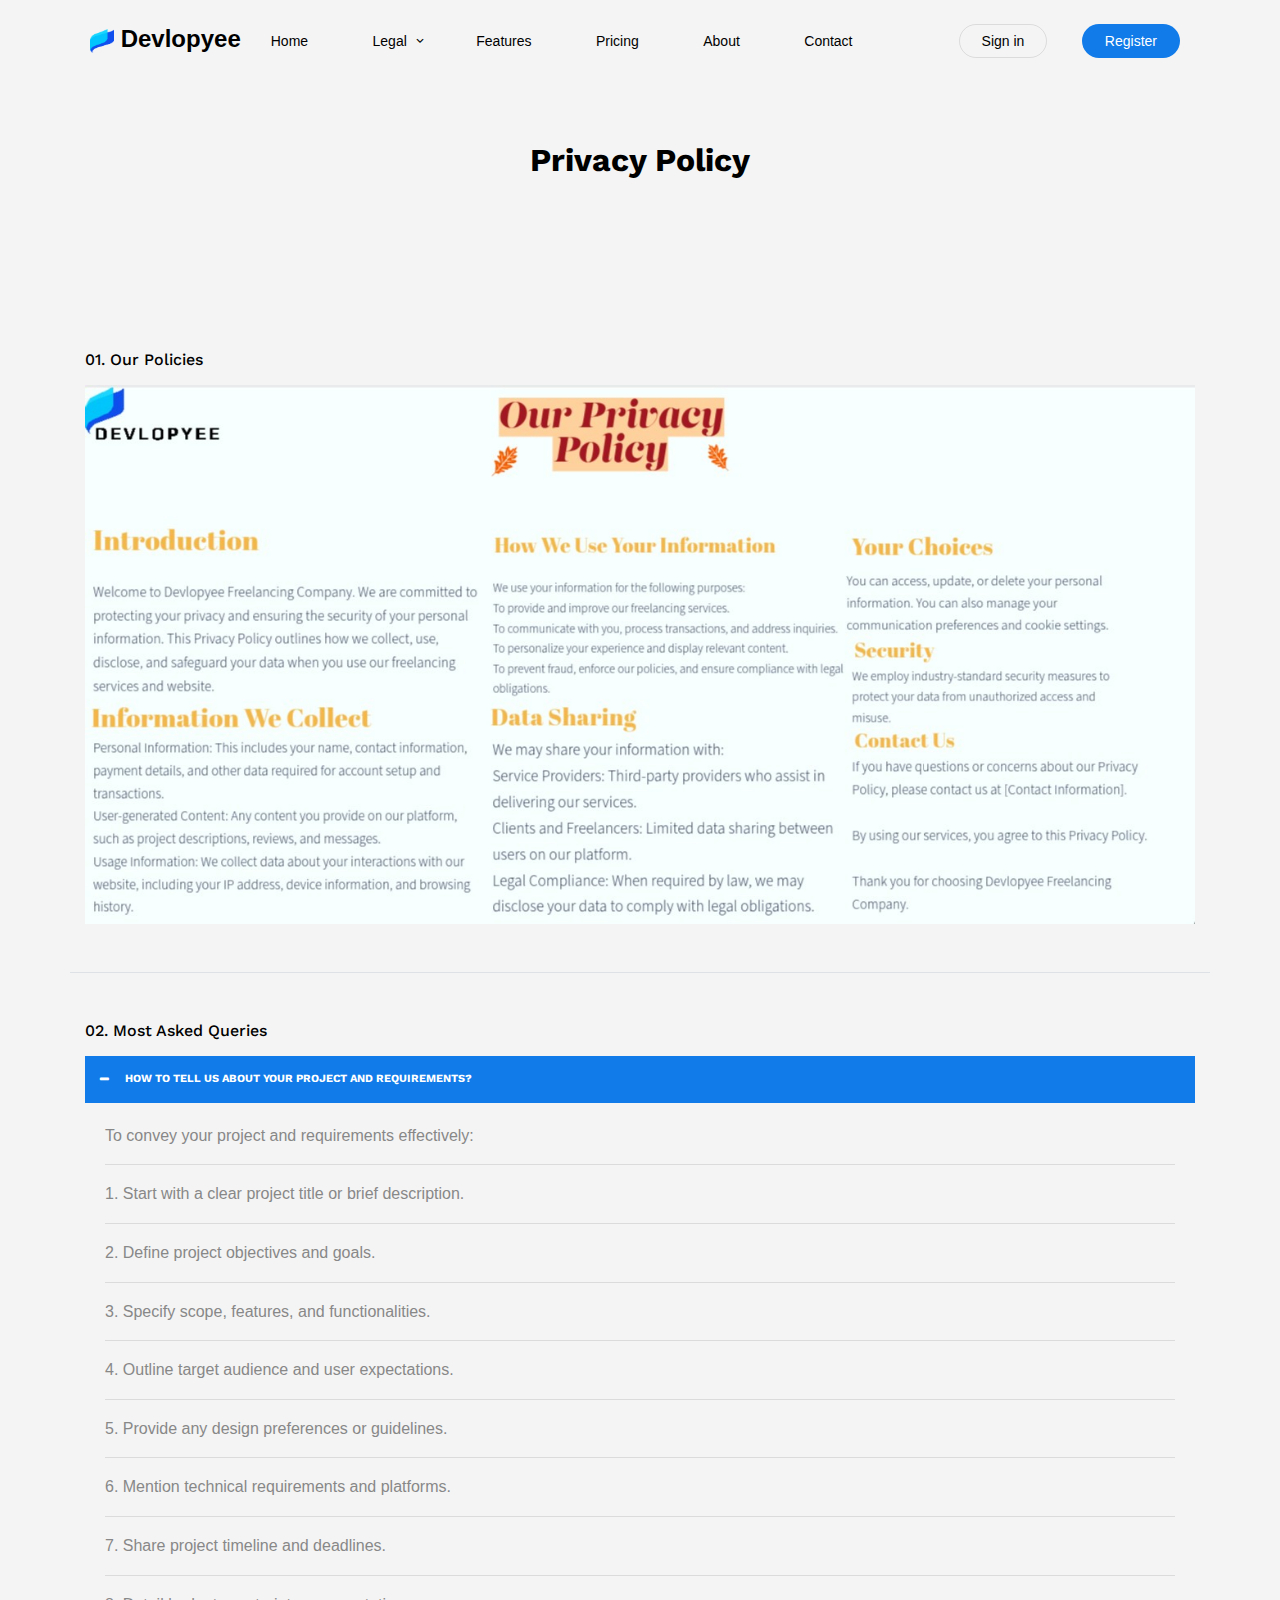
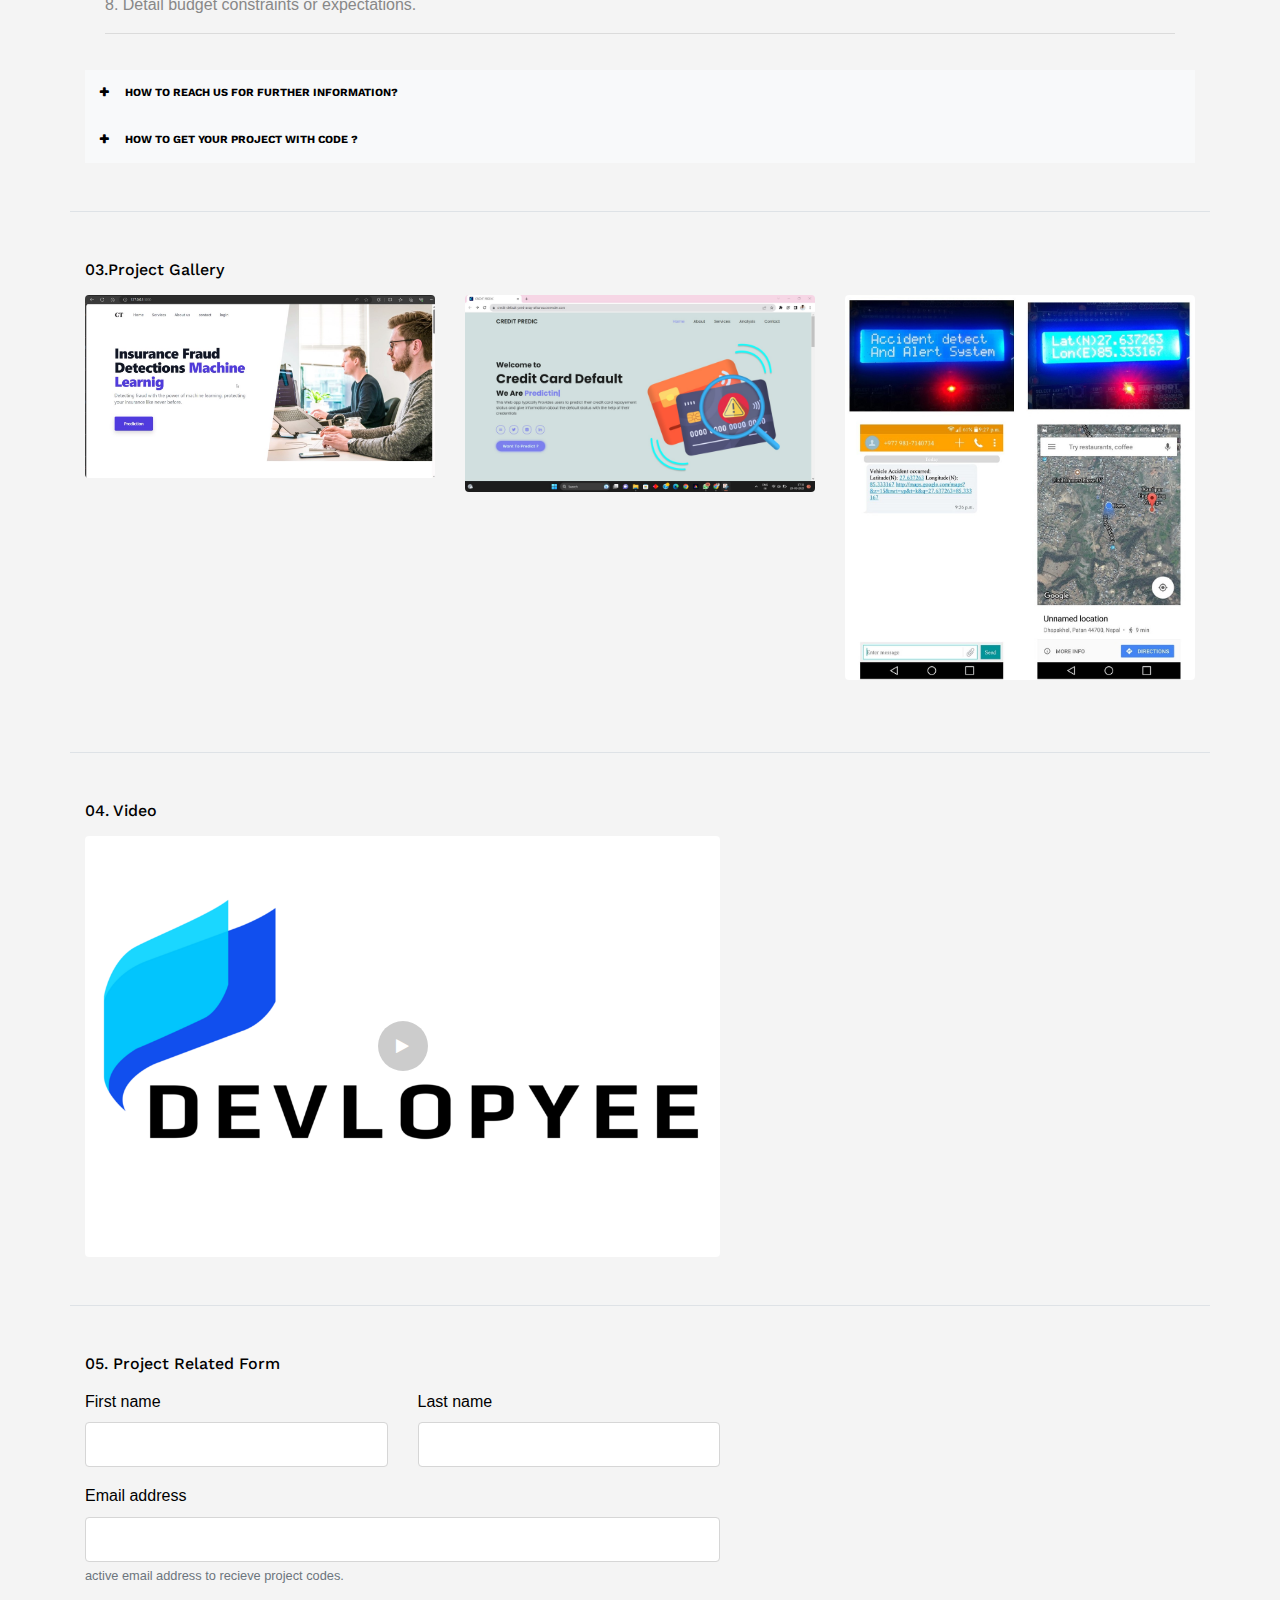
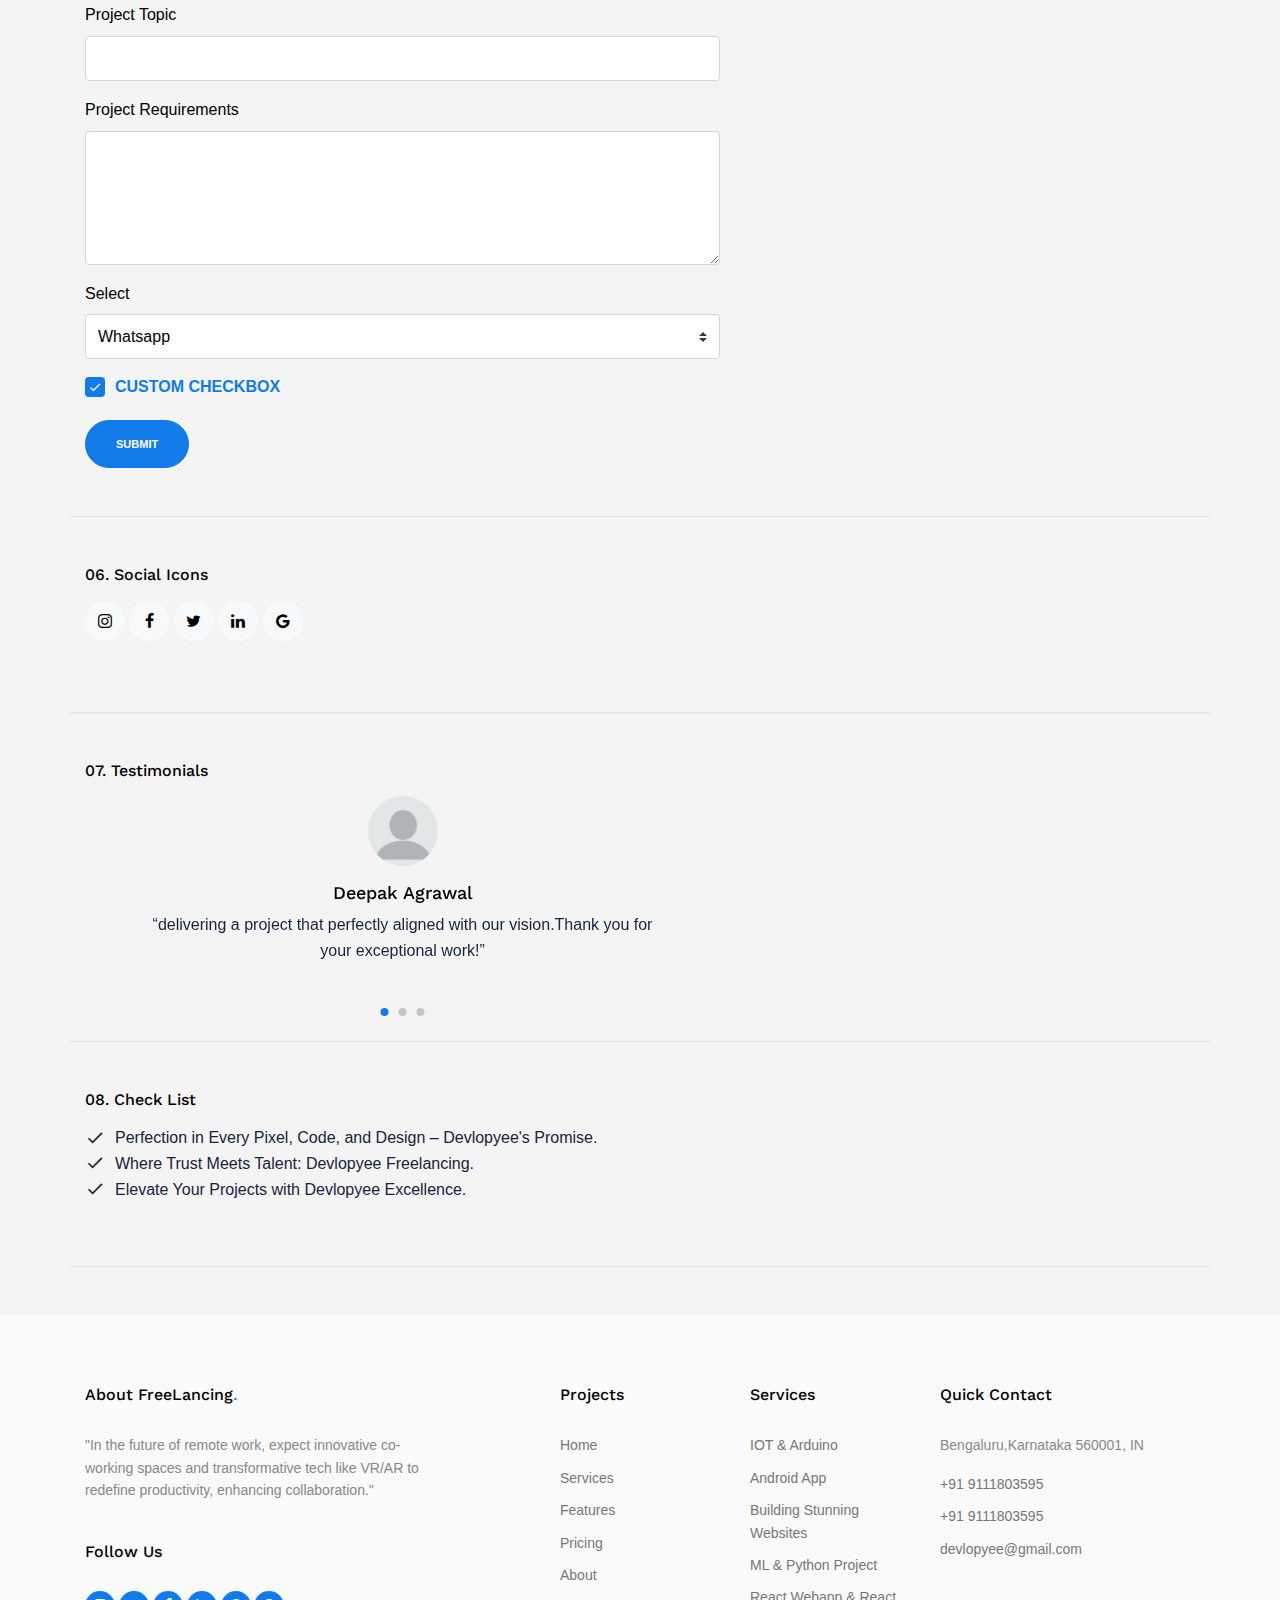
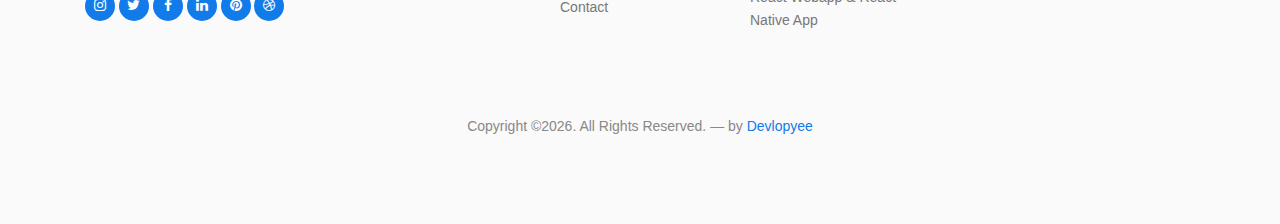
<file: elements.html>
<!doctype html>
<html lang="en">

<head>
  <meta charset="utf-8">
  <meta name="viewport" content="width=device-width, initial-scale=1, shrink-to-fit=no">
  <meta name="author" content="Untree.co">
  <link rel="apple-touch-icon" sizes="180x180" href="/apple-touch-icon.png">
<link rel="icon" type="image/png" sizes="32x32" href="/favicon-32x32.png">
<link rel="icon" type="image/png" sizes="16x16" href="/favicon-16x16.png">
<link rel="manifest" href="/site.webmanifest">
<link rel="mask-icon" href="/safari-pinned-tab.svg" color="#5bbad5">
<meta name="msapplication-TileColor" content="#da532c">
<meta name="theme-color" content="#ffffff">
  <meta name="description" content="" />
  <meta name="keywords" content="" />

  <link rel="preconnect" href="https://fonts.googleapis.com">
  <link rel="preconnect" href="https://fonts.gstatic.com" crossorigin>
  <link href="https://fonts.googleapis.com/css2?family=Work+Sans:wght@400;500;600;700&display=swap" rel="stylesheet">

  <link rel="stylesheet" href="css/bootstrap.min.css">
  <link rel="stylesheet" href="css/owl.carousel.min.css">
  <link rel="stylesheet" href="css/owl.theme.default.min.css">
  <link rel="stylesheet" href="css/jquery.fancybox.min.css">
  <link rel="stylesheet" href="fonts/icomoon/style.css">
  <link rel="stylesheet" href="fonts/flaticon/font/flaticon.css">
  <link rel="stylesheet" href="css/aos.css">
  <link rel="stylesheet" href="css/style.css">

  <title>Privacy Policy</title>
</head>

<body data-spy="scroll" data-target=".site-navbar-target" data-offset="100">


  <div class="site-mobile-menu site-navbar-target">
    <div class="site-mobile-menu-header">
      <div class="site-mobile-menu-close">
        <span class="icofont-close js-menu-toggle"></span>
      </div>
    </div>
    <div class="site-mobile-menu-body"></div>
  </div>


  
  <nav class="site-nav dark js-site-navbar mb-5 site-navbar-target">
    <div class="container">
      <div class="site-navigation">
        <a href="index.html" class="logo m-0 float-left"><img src="/images/leaf1.png" alt="Your Logo" class="logo-image"> Devlopyee<span class="text-primary"></span></a>

        <ul class="js-clone-nav d-none d-lg-inline-block site-menu float-left">
          <li class="active"><a href="/index.html"a href="#home-section" class="nav-link">Home</a></li>
          <li class="has-children">
            <a href="#" class="nav-link">Legal</a>
            <ul class="dropdown">
              <li><a href="index.html#testimonials-section" class="nav-link">Testimonials</a></li>
              <li class="active"><a href="elements.html" class="nav-link">Privacy Policy</a></li>
              <li class="has-children">
                <!-- <a href="#">Menu Two</a>
                <ul class="dropdown">
                  <li><a href="#" class="nav-link">Sub Menu One</a></li>
                  <li><a href="#" class="nav-link">Sub Menu Two</a></li>
                  <li><a href="#" class="nav-link">Sub Menu Three</a></li>
                </ul>
              </li>
              <li><a href="#" class="nav-link">Menu Three</a></li> -->
            </ul>
          </li>
          <li><a href="/index.html#features-section" class="nav-link">Features</a></li>
          <li><a href="/index.html#pricing-section" class="nav-link">Pricing</a></li>
          <li><a href="/index.html#about-section" class="nav-link">About</a></li>
          <li><a href="/index.html#contact-section" class="nav-link">Contact</a></li>
        </ul>

        <ul class="js-clone-nav d-none mt-1 d-lg-inline-block site-menu float-right">
          <li class="cta-button-outline"><a href="signin.html">Sign in</a></li>
          <li class="cta-primary"><a href="register.html">Register</a></li>
        </ul>



        <a href="#" class="burger ml-auto float-right site-menu-toggle js-menu-toggle d-inline-block dark d-lg-none" data-toggle="collapse" data-target="#main-navbar">
          <span></span>
        </a>

      </div>
    </div>
  </nav>
  

  <div class="untree_co-hero py-5 mb-0" id="home-section">
    <div class="container">
      <div class="row">
        <div class="col-12">
          <div class="dots"></div>
          <div class="row justify-content-center">
            <div class="col-md-7 text-center">
              <h1 class="heading" data-aos="fade-up" data-aos-delay="0">Privacy Policy</h1>
            </div>
          </div>
        </div>
      </div> <!-- /.row -->
    </div> <!-- /.container -->
    <!-- <div class="illustration">
      
    </div> -->
  </div> <!-- /.untree_co-hero -->

  <div class="container pb-5 mb-5 border-bottom">
    <div class="row">
      <div class="col-lg-12">
        <h1 class="h6 mb-3 text-black">01. Our Policies</h1>
      </div>
      <div class="col-lg-12">
        <div class="owl-single dots-absolute owl-carousel">
          <img src="/images/policy.jpg" alt="Image" class="img-fluid">
        </div>
      </div>
    </div>
  </div>


  <div class="container pb-5 mb-5 border-bottom">
    <div class="row">
      <div class="col-lg-12">
        <h1 class="h6 mb-3 text-black">02. Most Asked Queries</h1>
      </div>
      <div class="col-lg-12">
        <div class="custom-accordion" id="accordion_1">
          <div class="accordion-item">
            <h2 class="mb-0">
              <button class="btn btn-link" type="button" data-toggle="collapse" data-target="#collapseOne" aria-expanded="true" aria-controls="collapseOne">How to Tell us about your Project And Requirements?</button>
            </h2>

            <div id="collapseOne" class="collapse show" aria-labelledby="headingOne" data-parent="#accordion_1">
              <div class="accordion-body">
                To convey your project and requirements effectively:<hr>

                1. Start with a clear project title or brief description.<hr>
                2. Define project objectives and goals.<hr>
                3. Specify scope, features, and functionalities.<hr>
                4. Outline target audience and user expectations.<hr>
                5. Provide any design preferences or guidelines.<hr>
                6. Mention technical requirements and platforms.<hr>
                7. Share project timeline and deadlines.<hr>
                8. Detail budget constraints or expectations.<hr>
              </div>
            </div>
          </div> <!-- .accordion-item -->

          <div class="accordion-item">
            <h2 class="mb-0">
              <button class="btn btn-link collapsed" type="button" data-toggle="collapse" data-target="#collapseTwo" aria-expanded="false" aria-controls="collapseTwo">How to reach us for further information?</button>
            </h2>
            <div id="collapseTwo" class="collapse" aria-labelledby="headingTwo" data-parent="#accordion_1">
              <div class="accordion-body">
                To contact us for further information or project progress:<hr>

                1. Use our designated communication channels: Email, phone, or project management platform.<hr>
                2. Refer to your project manager or dedicated contact person for direct inquiries.<hr>
                3. Check our website for a dedicated "Contact Us" page with contact details.<hr>

              </div>
            </div>
          </div> <!-- .accordion-item -->
          <div class="accordion-item">
            <h2 class="mb-0">
              <button class="btn btn-link collapsed" type="button" data-toggle="collapse" data-target="#collapseThree" aria-expanded="false" aria-controls="collapseThree">
                How to get your project with code ?</button>
            </h2>

            <div id="collapseThree" class="collapse" aria-labelledby="headingThree" data-parent="#accordion_1">
              <div class="accordion-body">
               We provide project code in ZIP format via WhatsApp, Telegram, or email. Making changes may incur additional charges.
              </div>
            </div>

          </div> <!-- .accordion-item -->

        </div>
      </div>
    </div>
  </div>

  <div class="container pb-5 mb-5 border-bottom">
    <div class="row">
      <div class="col-lg-12">
        <h1 class="h6 mb-3 text-black">03.Project Gallery</h1>
      </div>
      <div class="col-lg-12">
        <div class="row gutter-1 gallery">
          <div class="col-4">
            <a href="/images/1project.jpg" class="gal-item mb-4" data-fancybox="gal"><img src="/images/1project.jpg" alt="Image" class="img-fluid"></a>
          </div>
          <div class="col-4">
            <a href="/images/2project.jpg" class="gal-item mb-4" data-fancybox="gal"><img src="/images/2project.jpg" alt="Image" class="img-fluid"></a>
          </div>
          <div class="col-4">
            <a href="/images/3project.jpg" class="gal-item mb-4" data-fancybox="gal"><img src="/images/3project.jpg" alt="Image" class="img-fluid"></a>
          </div>
          <!-- <div class="col-4">
            <a href="images/img_h_4.jpg" class="gal-item mb-4" data-fancybox="gal"><img src="images/img_h_4.jpg" alt="Image" class="img-fluid"></a>
          </div>
          <div class="col-4">
            <a href="images/img_h_5.jpg" class="gal-item mb-4" data-fancybox="gal"><img src="images/img_h_5.jpg" alt="Image" class="img-fluid"></a>
          </div>
          <div class="col-4">
            <a href="images/img_h_6.jpg" class="gal-item mb-4" data-fancybox="gal"><img src="images/img_h_6.jpg" alt="Image" class="img-fluid"></a>
          </div> -->
        </div>
      </div>
    </div>
  </div>

  <div class="container pb-5 mb-5 border-bottom">
    <div class="row">
      <div class="col-lg-12">
        <h1 class="h6 mb-3 text-black">04. Video</h1>
      </div>
      <div class="col-lg-7">
        <a href="/images/Recording 2023-08-09 231930.mp4" data-fancybox class="video-wrap">
          <span class="play-wrap"><span class="icon-play"></span></span>
          <img src="/images/dashboard.png" alt="Image" class="img-fluid rounded">
        </a>
      </div>
    </div>
  </div>

  <div class="container pb-5 mb-5 border-bottom">
    <div class="row">
      <div class="col-lg-12">
        <h1 class="h6 mb-3 text-black">05. Project Related Form</h1>
      </div>
      <div class="col-lg-7">
        <form>
          <div class="row">
            <div class="col-md-6">
              <div class="form-group">
                <label class="text-black" for="fname">First name</label>
                <input type="text" class="form-control" id="fname">
              </div>
            </div>
            <div class="col-md-6">
              <div class="form-group">
                <label class="text-black" for="lname">Last name</label>
                <input type="text" class="form-control" id="lname">
              </div>
            </div>
          </div>
          <div class="form-group">
            <label class="text-black" for="email">Email address</label>
            <input type="email" class="form-control" id="email" aria-describedby="emailHelp">
            <small id="emailHelp" class="form-text text-muted">active email address to recieve project codes.</small>
          </div>
          <div class="form-group">
            <label class="text-black" for="password">Project Topic</label>
            <input type="password" class="form-control" id="password">
          </div>
          <div class="form-group">
            <label class="text-black" for="message">Project Requirements</label>
            <textarea name="" class="form-control" id="message" cols="30" rows="5"></textarea>
          </div>
          <div class="form-group">
            <label class="text-black" for="select">Select</label>

            <select name="" id="select" class="custom-select">
              <option value="">Whatsapp</option>
              <option value="">Telegram</option>
            </select>

          </div>
          <div class="form-group">
            <label class="control control--checkbox">
              <span class="caption">Custom checkbox</span>
              <input type="checkbox" checked="checked"/>
              <div class="control__indicator"></div>
            </label>
          </div>
          <button type="submit" class="btn btn-primary">Submit</button>
        </form>
      </div>
    </div>
  </div>

  <div class="container pb-5 mb-5 border-bottom">
    <div class="row">
      <div class="col-lg-12">
        <h1 class="h6 mb-3 text-black">06. Social Icons</h1>
      </div>
      <div class="col-lg-7">
        <ul class="list-unstyled social-icons light">
          <li><a href="https://www.instagram.com/devlopyee/"><span class="icon-instagram"></span></a></li>
          <li><a href="#"><span class="icon-facebook"></span></a></li>
          <li><a href="#"><span class="icon-twitter"></span></a></li>
          <li><a href="https://www.linkedin.com/company/devlopyee1/"><span class="icon-linkedin"></span></a></li>
          <li><a href="#"><span class="icon-google"></span></a></li>
        </ul>
      </div>
    </div>
  </div>

  <div class="container pb-5 mb-5 border-bottom">
    <div class="row">
      <div class="col-lg-12">
        <h1 class="h6 mb-3 text-black">07. Testimonials</h1>
      </div>
      <div class="col-lg-7">
        <div class="owl-single owl-carousel">
          <div class="testimonial mx-auto">
            <figure class="img-wrap">
              <img src="/images/person_1.png" alt="Image" class="img-fluid">
            </figure>
            <h3 class="name">Deepak Agrawal</h3>
            <blockquote>
              <p>&ldquo;delivering a project that perfectly aligned with our vision.Thank you for your exceptional work!&rdquo;</p>
            </blockquote>
          </div>

          <div class="testimonial mx-auto">
            <figure class="img-wrap">
              <img src="/images/person_2.png" alt="Image" class="img-fluid">
            </figure>
            <h3 class="name">Sachin Sharma</h3>
            <blockquote>
              <p>&ldquo;Devlopyee was a game-changer for our business.Their expertise and dedication brought our project to life.&rdquo;</p>
            </blockquote>
          </div>

          <div class="testimonial mx-auto">
            <figure class="img-wrap">
              <img src="/images/person_3.png" alt="Image" class="img-fluid">
            </figure>
            <h3 class="name">Gautam Chatterjee</h3>
            <blockquote>
              <p>&ldquo;Devlopyee's attention to detail and commitment to quality are truly impressive.We look forward to collaborating on future projects.&rdquo;</p>
            </blockquote>
          </div>

        </div>
      </div>
    </div>
  </div>

  <div class="container pb-5 mb-5 border-bottom">
    <div class="row">
      <div class="col-lg-12">
        <h1 class="h6 mb-3 text-black">08. Check List</h1>
      </div>
      <div class="col-lg-7">
        <ul class="list-unstyled list-check primary">
          <li>Perfection in Every Pixel, Code, and Design – Devlopyee's Promise.</li>
          <li>Where Trust Meets Talent: Devlopyee Freelancing.</li>
          <li>Elevate Your Projects with Devlopyee Excellence.</li>
        </ul>
      </div>
    </div>
  </div>
  

  <div class="site-footer">

    <div class="footer-dots"></div> <!-- /.footer-dots -->
    <div class="container">

      <div class="row">
        <div class="col-lg-4">
          <div class="widget">
            <h3>About FreeLancing<span class="text-primary">.</span> </h3>
          <p>"In the future of remote work, expect innovative co-working spaces and transformative tech like VR/AR to redefine productivity, enhancing collaboration."</p>
          </div> <!-- /.widget -->
          <div class="widget">
            <h3>Follow Us</h3>
            <ul class="list-unstyled social">
              <li><a href="https://www.instagram.com/devlopyee/"><span class="icon-instagram"></span></a></li>
              <li><a href="#"><span class="icon-twitter"></span></a></li>
              <li><a href="#"><span class="icon-facebook"></span></a></li>
              <li><a href="https://www.linkedin.com/company/devlopyee1/"><span class="icon-linkedin"></span></a></li>
              <li><a href="#"><span class="icon-pinterest"></span></a></li>
              <li><a href="#"><span class="icon-dribbble"></span></a></li>
            </ul>
          </div> <!-- /.widget -->
        </div> <!-- /.col-lg-3 -->

        <div class="col-lg-2 ml-auto">
          <div class="widget">
            <h3>Projects</h3>
            <ul class="list-unstyled float-left links">
              <li><a href="#">Home</a></li>
              <li><a href="#">Services</a></li>
              <li><a href="#">Features</a></li>
              <li><a href="#">Pricing</a></li>
              <li><a href="#">About</a></li>
              <li><a href="#">Contact</a></li>
            </ul>
          </div> <!-- /.widget -->
        </div> <!-- /.col-lg-3 -->

        <div class="col-lg-2">
          <div class="widget">
            <h3>Services</h3>
            <ul class="list-unstyled float-left links">
              <li><a href="#">IOT & Arduino</a></li>
              <li><a href="#">Android App</a></li>
              <li><a href="#">Building Stunning Websites</a></li>
              <li><a href="#">ML & Python Project</a></li>
              <li><a href="#">React Webapp & React Native App</a></li>
            </ul>
          </div> <!-- /.widget -->
        </div> <!-- /.col-lg-3 -->


        <div class="col-lg-3">
          <div class="widget">
            <h3>Quick Contact</h3>
            <address>Bengaluru,Karnataka 560001, IN</address>
            <ul class="list-unstyled links mb-4">
              <li><a href="tel://11234567890">+91 9111803595</a></li>
              <li><a href="tel://11234567890">+91 9111803595</a></li>
              <li><a href="mailto:info@mydomain.com">devlopyee@gmail.com</a></li>
            </ul>
          </div> <!-- /.widget -->
        </div> <!-- /.col-lg-3 -->

      </div> <!-- /.row -->

      <div class="row mt-5">
        <div class="col-12 text-center">
          <p class="copyright">Copyright &copy;<script>document.write(new Date().getFullYear());</script>. All Rights Reserved. &mdash; by <a href="https://www.linkedin.com/company/devlopyee1/">Devlopyee</a>
          </p>
        </div>
      </div>
    </div> <!-- /.container -->
  </div> <!-- /.site-footer -->

  <div id="overlayer"></div>
  <div class="loader">
    <div class="spinner-border" role="status">
      <span class="sr-only">Loading...</span>
    </div>
  </div>

  <script src="js/jquery-3.4.1.min.js"></script>
  <script src="js/jquery-migrate-3.0.1.min.js"></script>
  <script src="js/popper.min.js"></script>
  <script src="js/bootstrap.min.js"></script>
  <script src="js/owl.carousel.min.js"></script>
  <script src="js/jquery.easing.1.3.js"></script>
  <script src="js/jquery.animateNumber.min.js"></script>
  <script src="js/jquery.waypoints.min.js"></script>
  <script src="js/jquery.fancybox.min.js"></script>
  <script src="js/aos.js"></script>
  
  <script src="js/custom.js"></script>
  
</body>

</html>
</file>
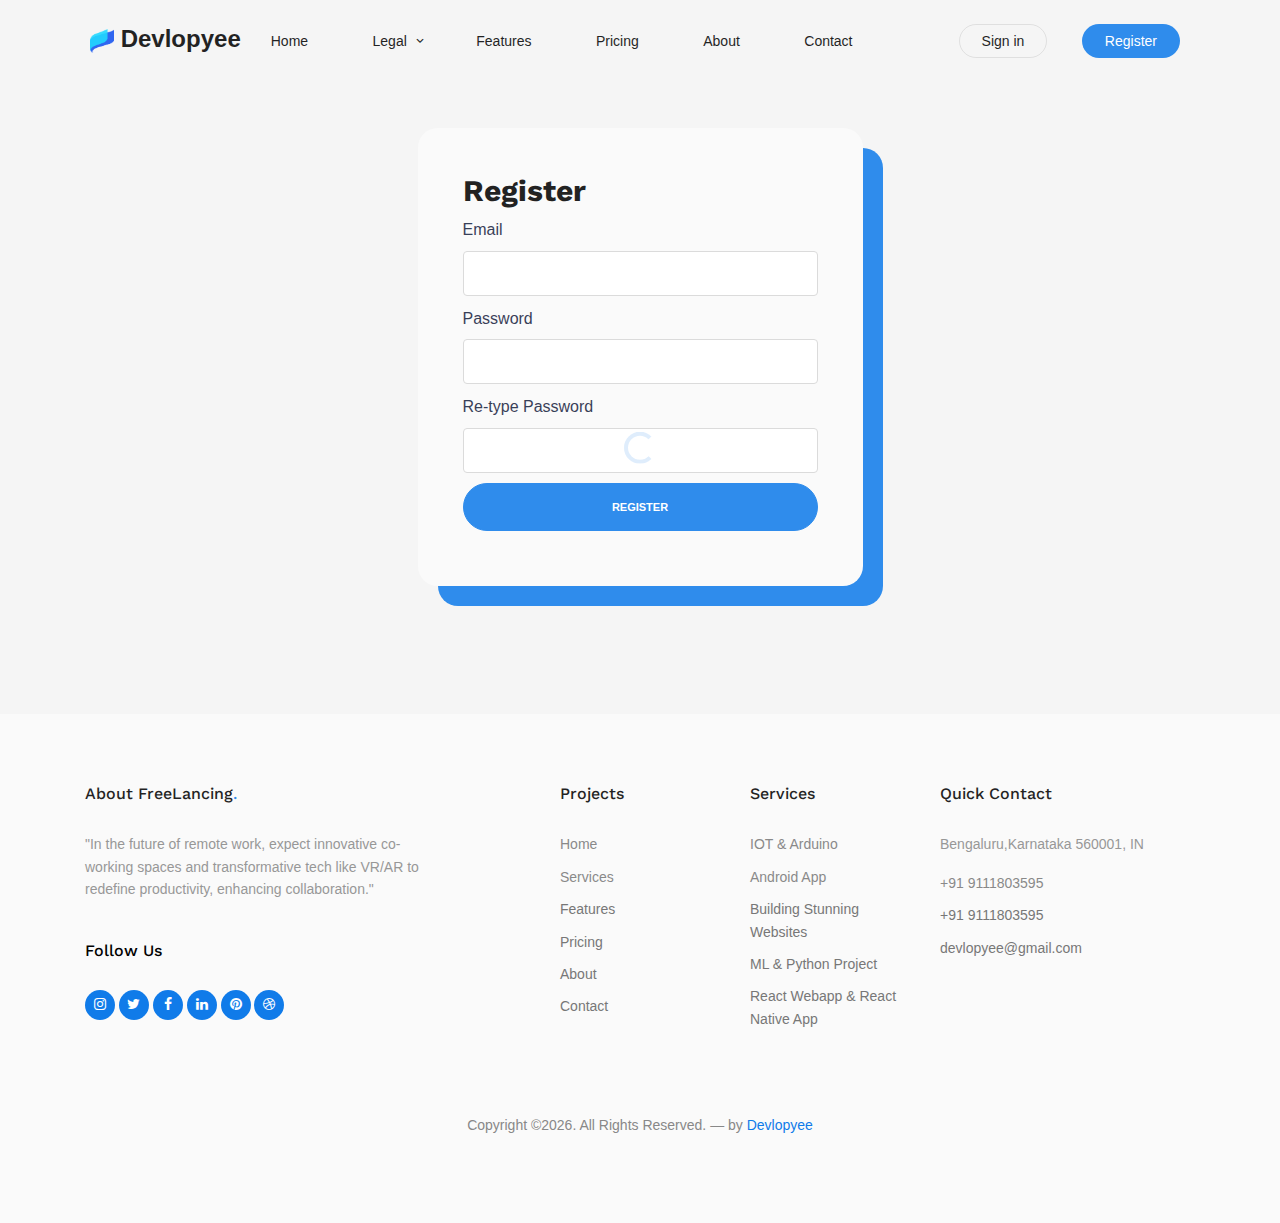
<file: register.html>
<!doctype html>
<html lang="en">

<head>
  <meta charset="utf-8">
  <meta name="viewport" content="width=device-width, initial-scale=1, shrink-to-fit=no">
  <meta name="author" content="Untree.co">
  <link rel="apple-touch-icon" sizes="180x180" href="/apple-touch-icon.png">
<link rel="icon" type="image/png" sizes="32x32" href="/favicon-32x32.png">
<link rel="icon" type="image/png" sizes="16x16" href="/favicon-16x16.png">
<link rel="manifest" href="/site.webmanifest">
<link rel="mask-icon" href="/safari-pinned-tab.svg" color="#5bbad5">
<meta name="msapplication-TileColor" content="#da532c">
<meta name="theme-color" content="#ffffff">

  <meta name="description" content="" />
  <meta name="keywords" content="" />

  <link rel="preconnect" href="https://fonts.googleapis.com">
  <link rel="preconnect" href="https://fonts.gstatic.com" crossorigin>
  <link href="https://fonts.googleapis.com/css2?family=Work+Sans:wght@400;500;600;700&display=swap" rel="stylesheet">

  <link rel="stylesheet" href="css/bootstrap.min.css">
  <link rel="stylesheet" href="css/owl.carousel.min.css">
  <link rel="stylesheet" href="css/owl.theme.default.min.css">
  <link rel="stylesheet" href="css/jquery.fancybox.min.css">
  <link rel="stylesheet" href="fonts/icomoon/style.css">
  <link rel="stylesheet" href="fonts/flaticon/font/flaticon.css">
  <link rel="stylesheet" href="css/aos.css">
  <link rel="stylesheet" href="css/style.css">

  <title>Register on Devlopyee</title>
</head>

<body data-spy="scroll" data-target=".site-navbar-target" data-offset="100">


  <div class="site-mobile-menu site-navbar-target">
    <div class="site-mobile-menu-header">
      <div class="site-mobile-menu-close">
        <span class="icofont-close js-menu-toggle"></span>
      </div>
    </div>
    <div class="site-mobile-menu-body"></div>
  </div>


  
  <nav class="site-nav dark js-site-navbar mb-5 site-navbar-target">
    <div class="container">
      <div class="site-navigation">
        <a href="index.html" class="logo m-0 float-left"><img src="/images/leaf1.png" alt="Your Logo" class="logo-image">
          Devlopyee<span class="text-primary"></span></a>

        <ul class="js-clone-nav d-none d-lg-inline-block site-menu float-left">
          <li class="active"><a href="/index.html" a href="#home-section" class="nav-link">Home</a></li>
          <li class="has-children">
            <a href="#" class="nav-link">Legal</a>
            <ul class="dropdown">
              <li><a href="index.html#testimonials-section" class="nav-link">Testimonials</a></li>
              <li class="active"><a href="elements.html" class="nav-link">Privacy Policy</a></li>
              <li class="has-children">
                <!-- <a href="#">Menu Two</a>
                <ul class="dropdown">
                  <li><a href="#" class="nav-link">Sub Menu One</a></li>
                  <li><a href="#" class="nav-link">Sub Menu Two</a></li>
                  <li><a href="#" class="nav-link">Sub Menu Three</a></li>
                </ul>
              </li>
              <li><a href="#" class="nav-link">Menu Three</a></li> -->
            </ul>
          </li>
          <li><a href="/index.html#features-section" class="nav-link">Features</a></li>
          <li><a href="/index.html#pricing-section"  class="nav-link">Pricing</a></li>
          <li><a href="/index.html#about-section"  class="nav-link">About</a></li>
          <li><a href="/index.html#contact-section" class="nav-link">Contact</a></li>
        </ul>

        <ul class="js-clone-nav d-none mt-1 d-lg-inline-block site-menu float-right">
          <li class="cta-button-outline"><a href="signin.html">Sign in</a></li>
          <li class="cta-primary"><a href="register.html">Register</a></li>
        </ul>



        <a href="#" class="burger ml-auto float-right site-menu-toggle js-menu-toggle d-inline-block dark d-lg-none" data-toggle="collapse" data-target="#main-navbar">
          <span></span>
        </a>

      </div>
    </div>
  </nav>
  

  <div class="untree_co-login-register">
   <div class="container">
    <div class="row justify-content-center">

     <div class="col-lg-5">
      <div class="custom-box" data-aos="fade-up" data-aos-delay="0">
        <h2 class="heading">Register</h2>
        <form action="#">
          <div class="form-field">
            <label for="email">Email</label>
            <input type="email" class="form-control" id="email">
          </div>
          <div class="form-field">
            <label for="password">Password</label>
            <input type="password" class="form-control" id="password">
          </div>
          <div class="form-field">
            <label for="repassword">Re-type Password</label>
            <input type="password" class="form-control" id="repassword">
          </div>
          <div class="form-field">
            <input type="submit" class="btn btn-primary btn-block" value="Register">
          </div>
        </form>
      </div>
    </div>
  </div>
</div>
</div>

<div class="site-footer">

  <div class="footer-dots"></div> <!-- /.footer-dots -->
  <div class="container">

    <div class="row">
      <div class="col-lg-4">
        <div class="widget">
          <h3>About FreeLancing<span class="text-primary">.</span> </h3>
          <p>"In the future of remote work, expect innovative co-working spaces and transformative tech like VR/AR to redefine productivity, enhancing collaboration."</p>
        </div> <!-- /.widget -->
        <div class="widget">
          <h3>Follow Us</h3>
          <ul class="list-unstyled social">
            <li><a href="https://www.instagram.com/devlopyee/"><span class="icon-instagram"></span></a></li>
            <li><a href="#"><span class="icon-twitter"></span></a></li>
            <li><a href="#"><span class="icon-facebook"></span></a></li>
            <li><a href="https://www.linkedin.com/company/devlopyee1/"><span class="icon-linkedin"></span></a></li>
            <li><a href="#"><span class="icon-pinterest"></span></a></li>
            <li><a href="#"><span class="icon-dribbble"></span></a></li>
          </ul>
        </div> <!-- /.widget -->
      </div> <!-- /.col-lg-3 -->

      <div class="col-lg-2 ml-auto">
        <div class="widget">
          <h3>Projects</h3>
          <ul class="list-unstyled float-left links">
            <li><a href="#">Home</a></li>
            <li><a href="#">Services</a></li>
            <li><a href="#">Features</a></li>
            <li><a href="#">Pricing</a></li>
            <li><a href="#">About</a></li>
            <li><a href="#">Contact</a></li>
          </ul>
        </div> <!-- /.widget -->
      </div> <!-- /.col-lg-3 -->

      <div class="col-lg-2">
        <div class="widget">
          <h3>Services</h3>
            <ul class="list-unstyled float-left links">
              <li><a href="#">IOT & Arduino</a></li>
              <li><a href="#">Android App</a></li>
              <li><a href="#">Building Stunning Websites</a></li>
              <li><a href="#">ML & Python Project</a></li>
              <li><a href="#">React Webapp & React Native App</a></li>
            </ul>
        </div> <!-- /.widget -->
      </div> <!-- /.col-lg-3 -->


      <div class="col-lg-3">
        <div class="widget">
          <h3>Quick Contact</h3>
            <address>Bengaluru,Karnataka 560001, IN</address>
            <ul class="list-unstyled links mb-4">
              <li><a href="tel://11234567890">+91 9111803595</a></li>
              <li><a href="tel://11234567890">+91 9111803595</a></li>
              <li><a href="mailto:info@mydomain.com">devlopyee@gmail.com</a></li>
            </ul>
        </div> <!-- /.widget -->
      </div> <!-- /.col-lg-3 -->

    </div> <!-- /.row -->

    <div class="row mt-5">
      <div class="col-12 text-center">
        <p class="copyright">Copyright &copy;<script>document.write(new Date().getFullYear());</script>. All Rights Reserved. &mdash; by <a href="https://www.linkedin.com/company/devlopyee1/">Devlopyee</a>
        </p>
      </div>
    </div>
  </div> <!-- /.container -->
</div> <!-- /.site-footer -->

<div id="overlayer"></div>
<div class="loader">
  <div class="spinner-border" role="status">
    <span class="sr-only">Loading...</span>
  </div>
</div>

<script src="js/jquery-3.4.1.min.js"></script>
<script src="js/jquery-migrate-3.0.1.min.js"></script>
<script src="js/popper.min.js"></script>
<script src="js/bootstrap.min.js"></script>
<script src="js/owl.carousel.min.js"></script>
<script src="js/jquery.easing.1.3.js"></script>
<script src="js/jquery.animateNumber.min.js"></script>
<script src="js/jquery.waypoints.min.js"></script>
<script src="js/jquery.fancybox.min.js"></script>
<script src="js/aos.js"></script>

<script src="js/custom.js"></script>

</body>

</html>
</file>
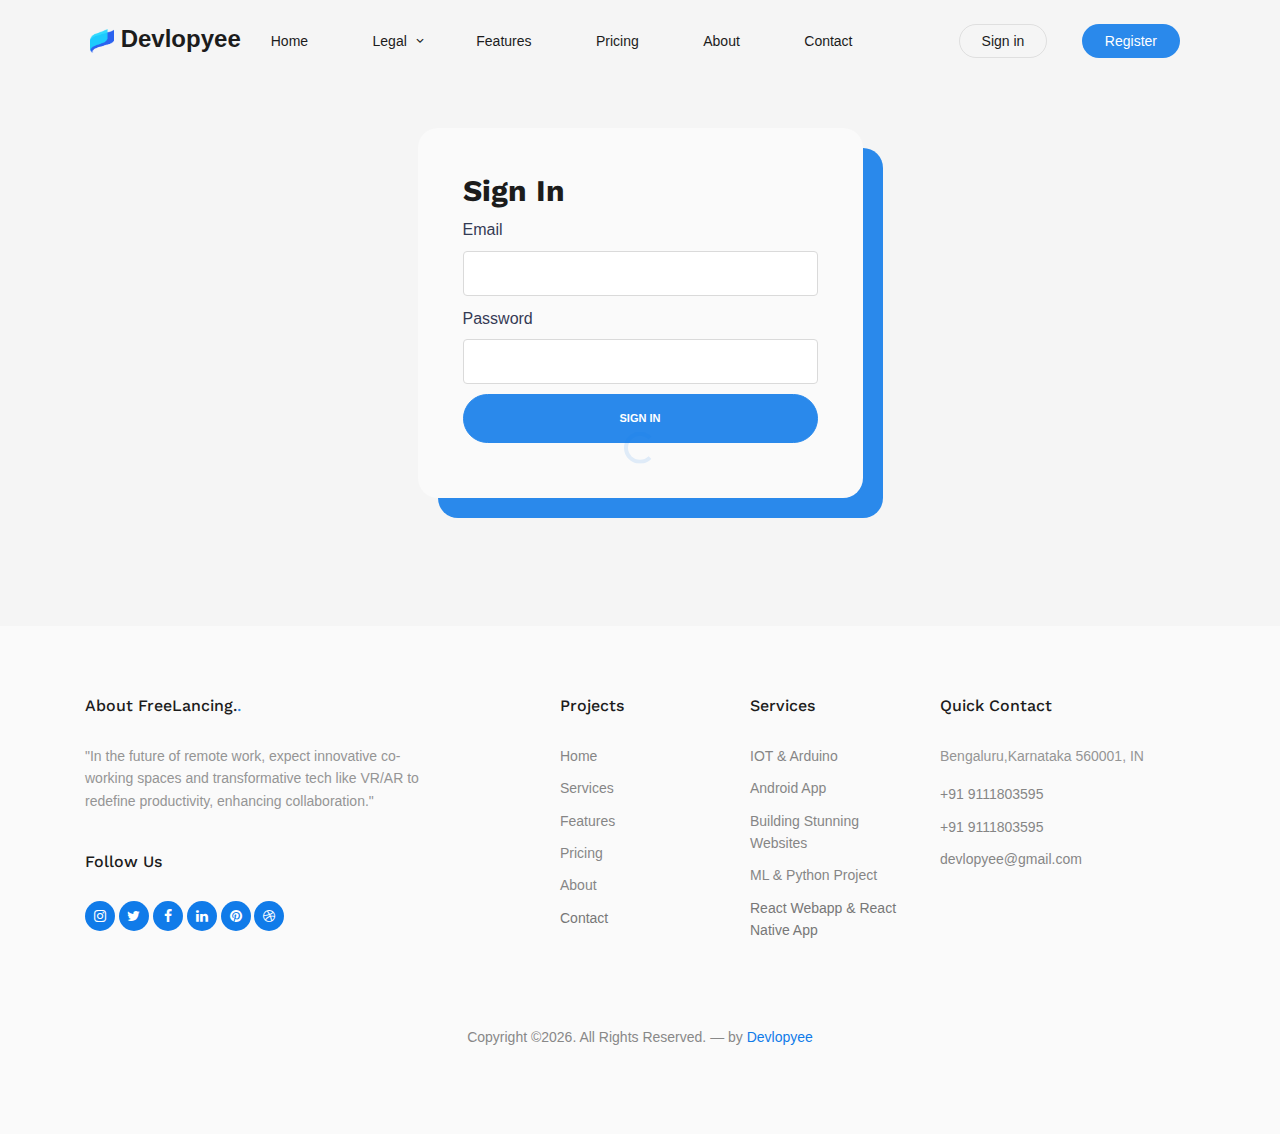
<file: signin.html>
<!doctype html>
<html lang="en">

<head>
  <meta charset="utf-8">
  <meta name="viewport" content="width=device-width, initial-scale=1, shrink-to-fit=no">
  <meta name="author" content="Untree.co">
  <link rel="apple-touch-icon" sizes="180x180" href="/apple-touch-icon.png">
<link rel="icon" type="image/png" sizes="32x32" href="/favicon-32x32.png">
<link rel="icon" type="image/png" sizes="16x16" href="/favicon-16x16.png">
<link rel="manifest" href="/site.webmanifest">
<link rel="mask-icon" href="/safari-pinned-tab.svg" color="#5bbad5">
<meta name="msapplication-TileColor" content="#da532c">
<meta name="theme-color" content="#ffffff">

  <meta name="description" content="" />
  <meta name="keywords" content="" />

  <link rel="preconnect" href="https://fonts.googleapis.com">
  <link rel="preconnect" href="https://fonts.gstatic.com" crossorigin>
  <link href="https://fonts.googleapis.com/css2?family=Work+Sans:wght@400;500;600;700&display=swap" rel="stylesheet">

  <link rel="stylesheet" href="css/bootstrap.min.css">
  <link rel="stylesheet" href="css/owl.carousel.min.css">
  <link rel="stylesheet" href="css/owl.theme.default.min.css">
  <link rel="stylesheet" href="css/jquery.fancybox.min.css">
  <link rel="stylesheet" href="fonts/icomoon/style.css">
  <link rel="stylesheet" href="fonts/flaticon/font/flaticon.css">
  <link rel="stylesheet" href="css/aos.css">
  <link rel="stylesheet" href="css/style.css">

  <title>Sign Up by Devlopyee</title>
</head>

<body data-spy="scroll" data-target=".site-navbar-target" data-offset="100">


  <div class="site-mobile-menu site-navbar-target">
    <div class="site-mobile-menu-header">
      <div class="site-mobile-menu-close">
        <span class="icofont-close js-menu-toggle"></span>
      </div>
    </div>
    <div class="site-mobile-menu-body"></div>
  </div>


  
  <nav class="site-nav dark js-site-navbar mb-5 site-navbar-target">
    <div class="container">
      <div class="site-navigation">
        <a href="index.html" class="logo m-0 float-left"><img src="/images/leaf1.png" alt="Your Logo" class="logo-image">
          Devlopyee<span class="text-primary"></span></a>

        <ul class="js-clone-nav d-none d-lg-inline-block site-menu float-left">
          <li class="active"><a href="/index.html" a href="/index.html" a href="#home-section" class="nav-link">Home</a></li>
          <li class="has-children">
            <a href="#" class="nav-link">Legal</a>
            <ul class="dropdown">
              <li><a href="index.html#testimonials-section" class="nav-link">Testimonials</a></li>
              <li class="active"><a href="elements.html" class="nav-link">Privacy Policy</a></li>
              <li class="has-children">
                <!-- <a href="#">Menu Two</a>
                <ul class="dropdown">
                  <li><a href="#" class="nav-link">Sub Menu One</a></li>
                  <li><a href="#" class="nav-link">Sub Menu Two</a></li>
                  <li><a href="#" class="nav-link">Sub Menu Three</a></li>
                </ul>
              </li>
              <li><a href="#" class="nav-link">Menu Three</a></li> -->
            </ul>
          </li>
          <li><a href="/index.html#features-section" class="nav-link">Features</a></li>
          <li><a href="/index.html#pricing-section" class="nav-link">Pricing</a></li>
          <li><a href="/index.html#about-section" class="nav-link">About</a></li>
          <li><a href="/index.html#contact-section" class="nav-link">Contact</a></li>
        </ul>

        <ul class="js-clone-nav d-none mt-1 d-lg-inline-block site-menu float-right">
          <li class="cta-button-outline"><a href="signin.html">Sign in</a></li>
          <li class="cta-primary"><a href="register.html">Register</a></li>
        </ul>



        <a href="#" class="burger ml-auto float-right site-menu-toggle js-menu-toggle d-inline-block dark d-lg-none" data-toggle="collapse" data-target="#main-navbar">
          <span></span>
        </a>

      </div>
    </div>
  </nav>
  

  <div class="untree_co-login-register">
   <div class="container">
    <div class="row justify-content-center">

     <div class="col-lg-5">
      <div class="custom-box" data-aos="fade-up" data-aos-delay="0">
        <h2 class="heading" >Sign In</h2>
        <form action="#">
          <div class="form-field">
            <label for="email">Email</label>
            <input type="email" class="form-control" id="email">
          </div>
          <div class="form-field">
            <label for="password">Password</label>
            <input type="password" class="form-control" id="password">
          </div>
          <div class="form-field">
            <input type="submit" class="btn btn-primary btn-block" value="Sign in">
          </div>
        </form>
      </div>
    </div>
  </div>
</div>
</div>

<div class="site-footer">

  <div class="footer-dots"></div> <!-- /.footer-dots -->
  <div class="container">

    <div class="row">
      <div class="col-lg-4">
        <div class="widget">
          <h3>About FreeLancing.<span class="text-primary">.</span> </h3>
          <p>"In the future of remote work, expect innovative co-working spaces and transformative tech like VR/AR to redefine productivity, enhancing collaboration."</p>
        </div> <!-- /.widget -->
        <div class="widget">
          <h3>Follow Us</h3>
          <ul class="list-unstyled social">
            <li><a href="https://www.instagram.com/devlopyee/"><span class="icon-instagram"></span></a></li>
            <li><a href="#"><span class="icon-twitter"></span></a></li>
            <li><a href="#"><span class="icon-facebook"></span></a></li>
            <li><a href="https://www.linkedin.com/company/devlopyee1/"><span class="icon-linkedin"></span></a></li>
            <li><a href="#"><span class="icon-pinterest"></span></a></li>
            <li><a href="#"><span class="icon-dribbble"></span></a></li>
          </ul>
        </div> <!-- /.widget -->
      </div> <!-- /.col-lg-3 -->

      <div class="col-lg-2 ml-auto">
        <div class="widget">
          <h3>Projects</h3>
          <ul class="list-unstyled float-left links">
            <li><a href="#">Home</a></li>
            <li><a href="#">Services</a></li>
            <li><a href="#">Features</a></li>
            <li><a href="#">Pricing</a></li>
            <li><a href="#">About</a></li>
            <li><a href="#">Contact</a></li>
          </ul>
        </div> <!-- /.widget -->
      </div> <!-- /.col-lg-3 -->

      <div class="col-lg-2">
        <div class="widget">
          <h3>Services</h3>
            <ul class="list-unstyled float-left links">
              <li><a href="#">IOT & Arduino</a></li>
              <li><a href="#">Android App</a></li>
              <li><a href="#">Building Stunning Websites</a></li>
              <li><a href="#">ML & Python Project</a></li>
              <li><a href="#">React Webapp & React Native App</a></li>
            </ul>
        </div> <!-- /.widget -->
      </div> <!-- /.col-lg-3 -->


      <div class="col-lg-3">
        <div class="widget">
          <h3>Quick Contact</h3>
          <address>Bengaluru,Karnataka 560001, IN</address>
          <ul class="list-unstyled links mb-4">
            <li><a href="tel://11234567890">+91 9111803595</a></li>
            <li><a href="tel://11234567890">+91 9111803595</a></li>
            <li><a href="mailto:info@mydomain.com">devlopyee@gmail.com</a></li>
          </ul>
        </div> <!-- /.widget -->
      </div> <!-- /.col-lg-3 -->

    </div> <!-- /.row -->

    <div class="row mt-5">
      <div class="col-12 text-center">
        <p class="copyright">Copyright &copy;<script>document.write(new Date().getFullYear());</script>. All Rights Reserved. &mdash; by <a href="https://www.linkedin.com/company/devlopyee1/">Devlopyee</a>
        </p>
      </div>
    </div>
  </div> <!-- /.container -->
</div> <!-- /.site-footer -->

<div id="overlayer"></div>
<div class="loader">
  <div class="spinner-border" role="status">
    <span class="sr-only">Loading...</span>
  </div>
</div>

<script src="js/jquery-3.4.1.min.js"></script>
<script src="js/jquery-migrate-3.0.1.min.js"></script>
<script src="js/popper.min.js"></script>
<script src="js/bootstrap.min.js"></script>
<script src="js/owl.carousel.min.js"></script>
<script src="js/jquery.easing.1.3.js"></script>
<script src="js/jquery.animateNumber.min.js"></script>
<script src="js/jquery.waypoints.min.js"></script>
<script src="js/jquery.fancybox.min.js"></script>
<script src="js/aos.js"></script>

<script src="js/custom.js"></script>

</body>

</html>
</file>
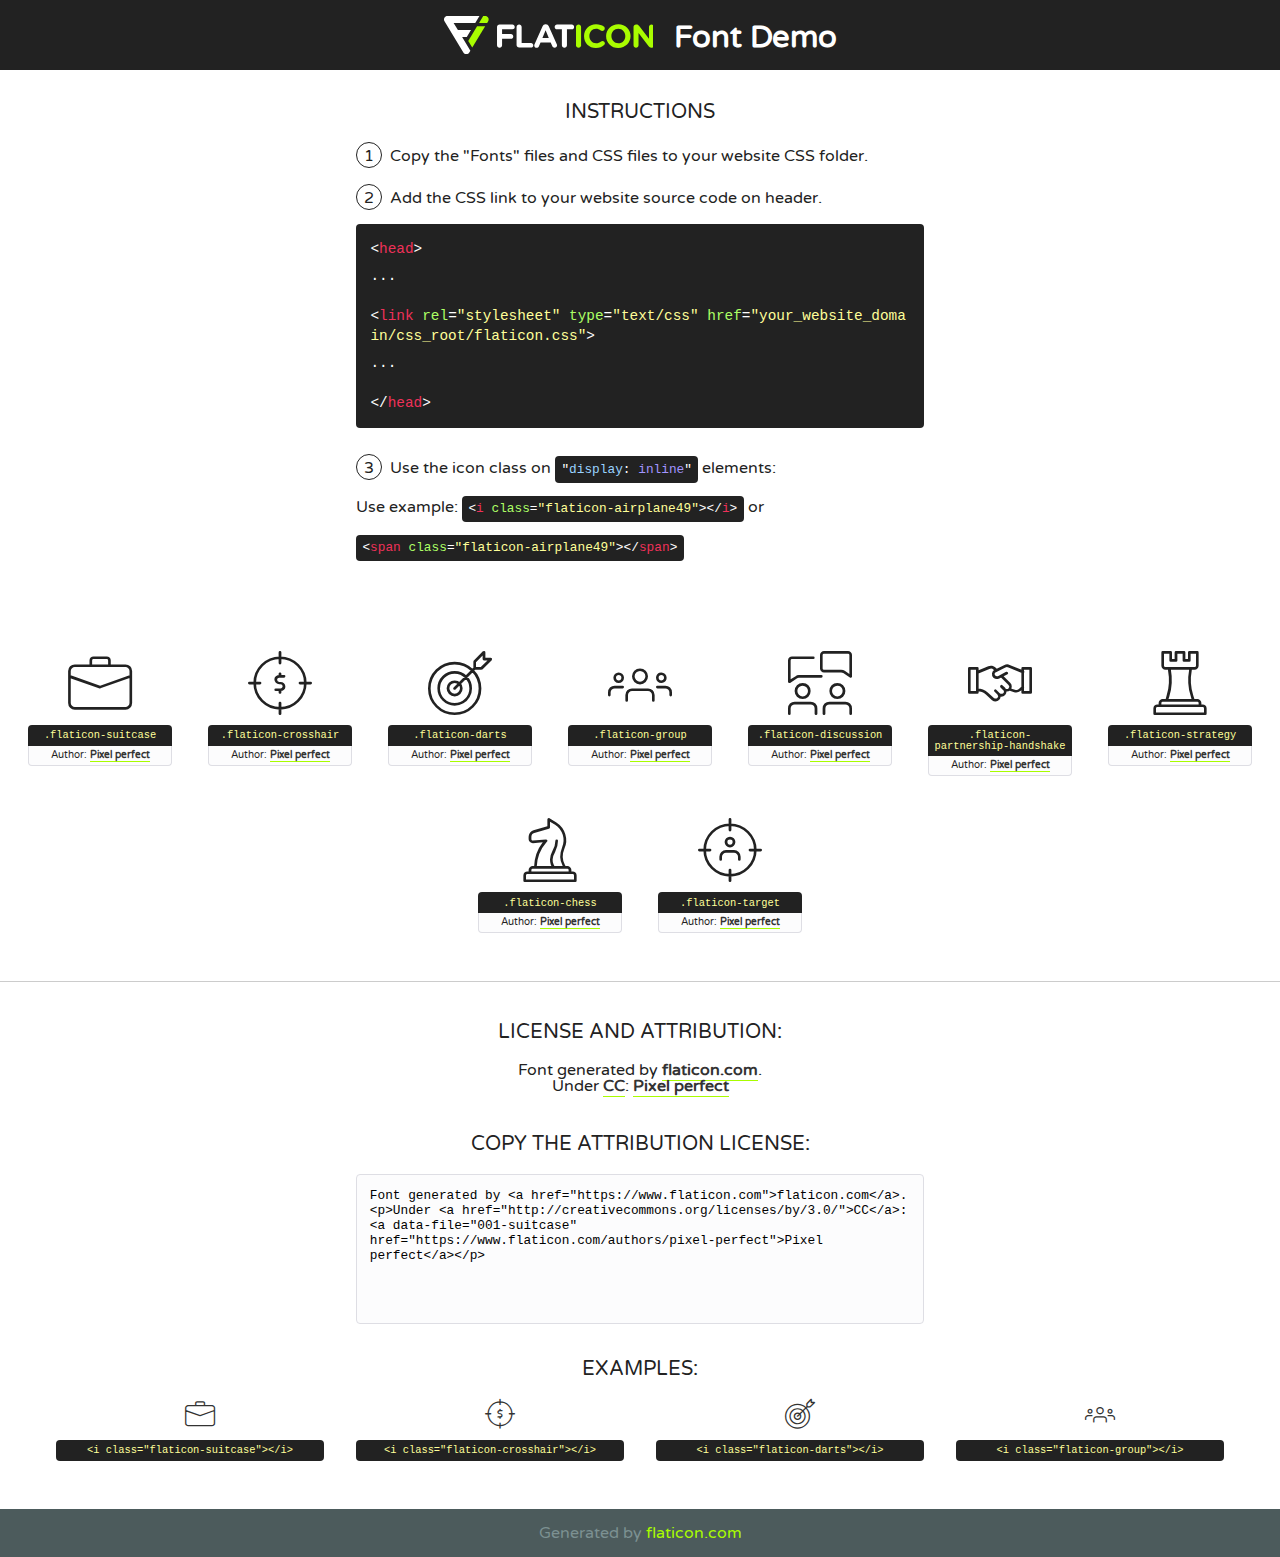
<file: fonts/flaticon/font/flaticon.html>
<!DOCTYPE html>
<!--
  Flaticon icon font: Flaticon
  Creation date: 10/06/2020 01:23
-->
<html>
<!DOCTYPE html>
<html>

<head>
    <title>Flaticon WebFont</title>
    <link href="http://fonts.googleapis.com/css?family=Varela+Round" rel="stylesheet" type="text/css" />
    <link rel="stylesheet" type="text/css" href="flaticon.css">
    <meta charset="UTF-8">
    <style>
    html, body, div, span, applet, object, iframe,
    h1, h2, h3, h4, h5, h6, p, blockquote, pre,
    a, abbr, acronym, address, big, cite, code,
    del, dfn, em, img, ins, kbd, q, s, samp,
    small, strike, strong, sub, sup, tt, var,
    b, u, i, center,
    dl, dt, dd, ol, ul, li,
    fieldset, form, label, legend,
    table, caption, tbody, tfoot, thead, tr, th, td,
    article, aside, canvas, details, embed, 
    figure, figcaption, footer, header, hgroup, 
    menu, nav, output, ruby, section, summary,
    time, mark, audio, video {
        margin: 0;
        padding: 0;
        border: 0;
        font-size: 100%;
        font: inherit;
        vertical-align: baseline;
    }
    /* HTML5 display-role reset for older browsers */
    article, aside, details, figcaption, figure, 
    footer, header, hgroup, menu, nav, section {
        display: block;
    }
    body {
        line-height: 1;
    }
    ol, ul {
        list-style: none;
    }
    blockquote, q {
        quotes: none;
    }
    blockquote:before, blockquote:after,
    q:before, q:after {
        content: '';
        content: none;
    }
    table {
        border-collapse: collapse;
        border-spacing: 0;
    }
    body {
        font-family: 'Varela Round', Helvetica, Arial, sans-serif;
        font-size: 16px;
        color: #222;
    }
    a {
        color: #333;
        border-bottom: 1px solid #a9fd00;
        font-weight: bold;
        text-decoration: none;
    }
    * {
        -moz-box-sizing: border-box;
        -webkit-box-sizing: border-box;
        box-sizing: border-box;
        margin: 0;
        padding: 0;
    }
    [class^="flaticon-"]:before, [class*=" flaticon-"]:before, [class^="flaticon-"]:after, [class*=" flaticon-"]:after {
        font-family: Flaticon;
        font-size: 30px;
        font-style: normal;
        margin-left: 20px;
        color: #333;
    }
    .wrapper {
        max-width: 600px;
        margin: auto;
        padding: 0 1em;
    }
    .title {
        font-size: 1.25em;
        text-align: center;
        margin-bottom: 1em;
        text-transform: uppercase;
    }
    header {
        text-align: center;
        background-color: #222;
        color: #fff;
        padding: 1em;
    }
    header .logo {
        width: 210px;
        height: 38px;
        display: inline-block;
        vertical-align: middle;
        margin-right: 1em;
        border: none;
    }
    header strong {
        font-size: 1.95em;
        font-weight: bold;
        vertical-align: middle;
        margin-top: 5px;
        display: inline-block;
    }
    .demo {
        margin: 2em auto;
        line-height: 1.25em;
    }
    .demo ul li {
        margin-bottom: 1em;
    }
    .demo ul li .num {
        color: #222;
        border-radius: 20px;
        display: inline-block;
        width: 26px;
        padding: 3px;
        height: 26px;
        text-align: center;
        margin-right: 0.5em;
        border: 1px solid #222;
    }
    .demo ul li code {
        background-color: #222;
        border-radius: 4px;
        padding: 0.25em 0.5em;
        display: inline-block;
        color: #fff;
        font-family: Consolas,Monaco,Lucida Console,Liberation Mono,DejaVu Sans Mono,Bitstream Vera Sans Mono,Courier New, monospace;
        font-weight: lighter;
        margin-top: 1em;
        font-size: 0.8em;
        word-break: break-all;
    }
    .demo ul li code.big {
        padding: 1em;
        font-size: 0.9em;
    }
    .demo ul li code .red {
        color: #EF3159;
    }
    .demo ul li code .green {
        color: #ACFF65;
    }
    .demo ul li code .yellow {
        color: #FFFF99;
    }
    .demo ul li code .blue {
        color: #99D3FF;
    }
    .demo ul li code .purple {
        color: #A295FF;
    }
    .demo ul li code .dots {
        margin-top: 0.5em;
        display: block;
    }
    #glyphs {
        border-bottom: 1px solid #ccc;
        padding: 2em 0;
        text-align: center;
    }
    .glyph {
        display: inline-block;
        width: 9em;
        margin: 1em;
        text-align: center;
        vertical-align: top;
        background: #FFF;
    }
    .glyph .glyph-icon {
        padding: 10px;
        display: block;
        font-family:"Flaticon";
        font-size: 64px;
        line-height: 1;
    }
    .glyph .glyph-icon:before {
        font-size: 64px;
        color: #222;
        margin-left: 0;
    }
    .class-name {
        font-size: 0.65em;
        background-color: #222;
        color: #fff;
        border-radius: 4px 4px 0 0;
        padding: 0.5em;
        color: #FFFF99;
        font-family: Consolas,Monaco,Lucida Console,Liberation Mono,DejaVu Sans Mono,Bitstream Vera Sans Mono,Courier New, monospace;
    }
    .author-name {
        font-size: 0.6em;
        background-color: #fcfcfd;
        border: 1px solid #DEDEE4;
        border-top: 0;
        border-radius: 0 0 4px 4px;
        padding: 0.5em;
    }
    .class-name:last-child {
        font-size: 10px;
        color:#888;
    }
    .class-name:last-child a {
        font-size: 10px;
        color:#555;
    }
    .class-name:last-child a:hover {
        color:#a9fd00;
    }
    .glyph > input {
        display: block;
        width: 100px;
        margin: 5px auto;
        text-align: center;
        font-size: 12px;
        cursor: text;
    }
    .glyph > input.icon-input {
        font-family:"Flaticon";
        font-size: 16px;
        margin-bottom: 10px;
    }
    .attribution .title {
        margin-top: 2em;
    }
    .attribution textarea {
        background-color: #fcfcfd;
        padding: 1em;
        border: none;
        box-shadow: none;
        border: 1px solid #DEDEE4;
        border-radius: 4px;
        resize: none;
        width: 100%;
        height: 150px;
        font-size: 0.8em;
        font-family: Consolas,Monaco,Lucida Console,Liberation Mono,DejaVu Sans Mono,Bitstream Vera Sans Mono,Courier New, monospace;
        -webkit-appearance: none;
    }
    .iconsuse {
        margin: 2em auto;
        text-align: center;
        max-width: 1200px;
    }
    .iconsuse:after {
        content: '';
        display: table;
        clear: both;
    }
    .iconsuse .image {
        float: left;
        width: 25%;
        padding: 0 1em;
    }
    .iconsuse .image p {
        margin-bottom: 1em;
    }
    .iconsuse .image span {
        display: block;
        font-size: 0.65em;
        background-color: #222;
        color: #fff;
        border-radius: 4px;
        padding: 0.5em;
        color: #FFFF99;
        margin-top: 1em;
        font-family: Consolas,Monaco,Lucida Console,Liberation Mono,DejaVu Sans Mono,Bitstream Vera Sans Mono,Courier New, monospace;
    }
    #footer {
        text-align: center;
        background-color: #4C5B5C;
        color: #7c9192;
        padding: 1em;
    }
    #footer a {
        border: none;
        color: #a9fd00;
        font-weight: normal;
    }
    @media (max-width: 960px) {
        .iconsuse .image {
            width: 50%;
        }
    }
    @media (max-width: 560px) {
        .iconsuse .image {
            width: 100%;
        }
    }
    </style>
</head>

<body class="characters-off">

    <header>
        <a href="https://www.flaticon.com" target="_blank" class="logo">
            <svg version="1.1" xmlns="http://www.w3.org/2000/svg" xmlns:xlink="http://www.w3.org/1999/xlink" xmlns:a="http://ns.adobe.com/AdobeSVGViewerExtensions/3.0/" viewBox="0 0 560.875 102.036" enable-background="new 0 0 560.875 102.036" xml:space="preserve">
                <defs>
                </defs>
                <g>
                    <g class="letters">
                        <path fill="#ffffff" d="M141.596,29.675c0-3.777,2.985-6.767,6.764-6.767h34.438c3.426,0,6.15,2.728,6.15,6.15
                        c0,3.43-2.724,6.149-6.15,6.149h-27.674v13.091h23.719c3.429,0,6.151,2.724,6.151,6.15c0,3.43-2.723,6.149-6.151,6.149h-23.719
                        v17.574c0,3.773-2.986,6.761-6.764,6.761c-3.779,0-6.764-2.989-6.764-6.761V29.675z"></path>
                        <path fill="#ffffff" d="M193.844,29.149c0-3.781,2.985-6.767,6.764-6.767c3.776,0,6.763,2.985,6.763,6.767v42.957h25.039
                        c3.426,0,6.149,2.726,6.149,6.153c0,3.425-2.723,6.15-6.149,6.15h-31.802c-3.779,0-6.764-2.986-6.764-6.768V29.149z"></path>
                        <path fill="#ffffff" d="M241.891,75.71l21.438-48.407c1.492-3.341,4.215-5.357,7.906-5.357h0.792
                        c3.686,0,6.323,2.017,7.815,5.357l21.439,48.407c0.436,0.967,0.701,1.845,0.701,2.723c0,3.602-2.809,6.501-6.414,6.501
                        c-3.161,0-5.269-1.845-6.499-4.655l-4.132-9.661h-27.059l-4.301,10.102c-1.144,2.631-3.426,4.214-6.237,4.214
                        c-3.517,0-6.24-2.81-6.24-6.325C241.1,77.64,241.451,76.677,241.891,75.71z M279.932,58.666l-8.521-20.297l-8.526,20.297H279.932
                        z"></path>
                        <path fill="#ffffff" d="M314.864,35.387H301.86c-3.429,0-6.239-2.813-6.239-6.238c0-3.429,2.811-6.24,6.239-6.24h39.533
                        c3.426,0,6.237,2.811,6.237,6.24c0,3.425-2.811,6.238-6.237,6.238h-13.001v42.785c0,3.773-2.99,6.761-6.764,6.761
                        c-3.779,0-6.764-2.989-6.764-6.761V35.387z"></path>
                        <path fill="#A9FD00" d="M352.615,29.149c0-3.781,2.985-6.767,6.767-6.767c3.774,0,6.761,2.985,6.761,6.767v49.024
                        c0,3.773-2.987,6.761-6.761,6.761c-3.781,0-6.767-2.989-6.767-6.761V29.149z"></path>
                        <path fill="#A9FD00" d="M374.132,53.836v-0.179c0-17.481,13.178-31.801,32.065-31.801c9.22,0,15.459,2.458,20.557,6.238
                        c1.402,1.054,2.637,2.985,2.637,5.357c0,3.692-2.985,6.59-6.681,6.59c-1.845,0-3.071-0.702-4.044-1.319
                        c-3.776-2.813-7.729-4.393-12.562-4.393c-10.364,0-17.831,8.611-17.831,19.154v0.173c0,10.542,7.291,19.329,17.831,19.329
                        c5.715,0,9.492-1.756,13.359-4.834c1.049-0.874,2.458-1.491,4.039-1.491c3.429,0,6.325,2.813,6.325,6.236
                        c0,2.106-1.056,3.78-2.282,4.834c-5.539,4.834-12.036,7.733-21.878,7.733C387.572,85.464,374.132,71.493,374.132,53.836z"></path>
                        <path fill="#A9FD00" d="M433.009,53.836v-0.179c0-17.481,13.79-31.801,32.766-31.801c18.981,0,32.592,14.143,32.592,31.628v0.173
                        c0,17.483-13.785,31.807-32.769,31.807C446.625,85.464,433.009,71.32,433.009,53.836z M484.224,53.836v-0.179
                        c0-10.539-7.725-19.326-18.626-19.326c-10.893,0-18.449,8.611-18.449,19.154v0.173c0,10.542,7.73,19.329,18.626,19.329
                        C476.676,72.986,484.224,64.378,484.224,53.836z"></path>
                        <path fill="#A9FD00" d="M506.233,29.321c0-3.774,2.99-6.763,6.767-6.763h1.401c3.252,0,5.183,1.583,7.029,3.953l26.093,34.265
                        V29.059c0-3.692,2.99-6.677,6.681-6.677c3.683,0,6.671,2.985,6.671,6.677v48.934c0,3.78-2.987,6.765-6.764,6.765h-0.436
                        c-3.257,0-5.188-1.581-7.034-3.953l-27.056-35.492v32.944c0,3.687-2.985,6.676-6.678,6.676c-3.683,0-6.673-2.989-6.673-6.676
                        V29.321z"></path>
                    </g>
                    <g class="insignia">
                        <path fill="#ffffff" d="M48.372,56.137h12.517l11.156-18.537H37.186L25.688,18.539h57.825L94.668,0H9.271
                        C5.925,0,2.842,1.801,1.198,4.716c-1.644,2.907-1.593,6.482,0.134,9.343l50.38,83.501c1.678,2.781,4.689,4.476,7.938,4.476
                        c3.246,0,6.257-1.695,7.935-4.476l2.898-4.804L48.372,56.137z"></path>
                        <g class="i">
                            <path fill="#A9FD00" d="M93.575,18.539h0.031v0.004l21.652,0.004l2.705-4.488c1.727-2.861,1.778-6.436,0.133-9.343
                            C116.454,1.801,113.371,0,110.026,0h-5.294L93.575,18.539z"></path>
                            <polygon fill="#A9FD00" points="88.291,27.356 64.725,66.486 75.519,84.404 109.942,27.356"></polygon>
                        </g>
                    </g>
                </g>
            </svg>
        </a>
        <strong>Font Demo</strong>
    </header>


    <section class="demo wrapper">

        <p class="title">Instructions</p>

        <ul>
            <li>
                <span class="num">1</span>Copy the "Fonts" files and CSS files to your website CSS folder.
            </li>
            <li>
                <span class="num">2</span>Add the CSS link to your website source code on header.
                <code class="big">
                    &lt;<span class="red">head</span>&gt;
                    <br/><span class="dots">...</span>
                    <br/>&lt;<span class="red">link</span> <span class="green">rel</span>=<span class="yellow">"stylesheet"</span> <span class="green">type</span>=<span class="yellow">"text/css"</span> <span class="green">href</span>=<span class="yellow">"your_website_domain/css_root/flaticon.css"</span>&gt;
                    <br/><span class="dots">...</span>
                    <br/>&lt;/<span class="red">head</span>&gt;
                </code>
            </li>

            <li>
                <p>
                    <span class="num">3</span>Use the icon class on <code>"<span class="blue">display</span>:<span class="purple"> inline</span>"</code> elements:
                    <br />
                    Use example: <code>&lt;<span class="red">i</span> <span class="green">class</span>=<span class="yellow">&quot;flaticon-airplane49&quot;</span>&gt;&lt;/<span class="red">i</span>&gt;</code> or <code>&lt;<span class="red">span</span> <span class="green">class</span>=<span class="yellow">&quot;flaticon-airplane49&quot;</span>&gt;&lt;/<span class="red">span</span>&gt;</code>
            </li>
        </ul>

    </section>




   <section id="glyphs">          
    
      
        <div class="glyph"><div class="glyph-icon flaticon-suitcase"></div>
            <div class="class-name">.flaticon-suitcase</div>
            <div class="author-name">Author: <a data-file="001-suitcase" href="https://www.flaticon.com/authors/pixel-perfect">Pixel perfect</a> </div> 
        </div>        
        
        <div class="glyph"><div class="glyph-icon flaticon-crosshair"></div>
            <div class="class-name">.flaticon-crosshair</div>
            <div class="author-name">Author: <a data-file="002-crosshair" href="https://www.flaticon.com/authors/pixel-perfect">Pixel perfect</a> </div> 
        </div>        
        
        <div class="glyph"><div class="glyph-icon flaticon-darts"></div>
            <div class="class-name">.flaticon-darts</div>
            <div class="author-name">Author: <a data-file="003-darts" href="https://www.flaticon.com/authors/pixel-perfect">Pixel perfect</a> </div> 
        </div>        
        
        <div class="glyph"><div class="glyph-icon flaticon-group"></div>
            <div class="class-name">.flaticon-group</div>
            <div class="author-name">Author: <a data-file="004-group" href="https://www.flaticon.com/authors/pixel-perfect">Pixel perfect</a> </div> 
        </div>        
        
        <div class="glyph"><div class="glyph-icon flaticon-discussion"></div>
            <div class="class-name">.flaticon-discussion</div>
            <div class="author-name">Author: <a data-file="005-discussion" href="https://www.flaticon.com/authors/pixel-perfect">Pixel perfect</a> </div> 
        </div>        
        
        <div class="glyph"><div class="glyph-icon flaticon-partnership-handshake"></div>
            <div class="class-name">.flaticon-partnership-handshake</div>
            <div class="author-name">Author: <a data-file="006-partnership-handshake" href="https://www.flaticon.com/authors/pixel-perfect">Pixel perfect</a> </div> 
        </div>        
        
        <div class="glyph"><div class="glyph-icon flaticon-strategy"></div>
            <div class="class-name">.flaticon-strategy</div>
            <div class="author-name">Author: <a data-file="007-strategy" href="https://www.flaticon.com/authors/pixel-perfect">Pixel perfect</a> </div> 
        </div>        
        
        <div class="glyph"><div class="glyph-icon flaticon-chess"></div>
            <div class="class-name">.flaticon-chess</div>
            <div class="author-name">Author: <a data-file="008-chess" href="https://www.flaticon.com/authors/pixel-perfect">Pixel perfect</a> </div> 
        </div>        
        
        <div class="glyph"><div class="glyph-icon flaticon-target"></div>
            <div class="class-name">.flaticon-target</div>
            <div class="author-name">Author: <a data-file="009-target" href="https://www.flaticon.com/authors/pixel-perfect">Pixel perfect</a> </div> 
        </div>        
        

    </section>



    <section class="attribution wrapper"   style="text-align:center;">

      <div class="title">License and attribution:</div><div class="attrDiv">Font generated by <a href="https://www.flaticon.com">flaticon.com</a>. <div><p>Under <a href="http://creativecommons.org/licenses/by/3.0/">CC</a>: <a data-file="001-suitcase" href="https://www.flaticon.com/authors/pixel-perfect">Pixel perfect</a></p>  </div>
      </div>
      <div class="title">Copy the Attribution License:</div>

    <textarea onclick="this.focus();this.select();">Font generated by &lt;a href=&quot;https://www.flaticon.com&quot;&gt;flaticon.com&lt;/a&gt;. <p>Under <a href="http://creativecommons.org/licenses/by/3.0/">CC</a>: <a data-file="001-suitcase" href="https://www.flaticon.com/authors/pixel-perfect">Pixel perfect</a></p>  
     </textarea>

    </section>

    <section class="iconsuse">

          <div class="title">Examples:</div>            
             
            <div class="image">
                <p>
                    <i class="glyph-icon flaticon-suitcase"></i> 
                    <span>&lt;i class=&quot;flaticon-suitcase&quot;&gt;&lt;/i&gt;</span>
                </p>
            </div>
            
            <div class="image">
                <p>
                    <i class="glyph-icon flaticon-crosshair"></i> 
                    <span>&lt;i class=&quot;flaticon-crosshair&quot;&gt;&lt;/i&gt;</span>
                </p>
            </div>
            
            <div class="image">
                <p>
                    <i class="glyph-icon flaticon-darts"></i> 
                    <span>&lt;i class=&quot;flaticon-darts&quot;&gt;&lt;/i&gt;</span>
                </p>
            </div>
            
            <div class="image">
                <p>
                    <i class="glyph-icon flaticon-group"></i> 
                    <span>&lt;i class=&quot;flaticon-group&quot;&gt;&lt;/i&gt;</span>
                </p>
            </div>
                       
        </div>
                            
    </section>

<div id="footer">
    <div>Generated by <a href="https://www.flaticon.com">flaticon.com</a>
    </div>
</div>



</body>
</html>
</file>
<file: fonts/icomoon/style.css>
@font-face {
  font-family: 'icomoon';
  src:  url('fonts/icomoon.eot?10si43');
  src:  url('fonts/icomoon.eot?10si43#iefix') format('embedded-opentype'),
    url('fonts/icomoon.ttf?10si43') format('truetype'),
    url('fonts/icomoon.woff?10si43') format('woff'),
    url('fonts/icomoon.svg?10si43#icomoon') format('svg');
  font-weight: normal;
  font-style: normal;
}

[class^="icon-"], [class*=" icon-"] {
  /* use !important to prevent issues with browser extensions that change fonts */
  font-family: 'icomoon' !important;
  speak: none;
  font-style: normal;
  font-weight: normal;
  font-variant: normal;
  text-transform: none;
  line-height: 1;

  /* Better Font Rendering =========== */
  -webkit-font-smoothing: antialiased;
  -moz-osx-font-smoothing: grayscale;
}

.icon-asterisk:before {
  content: "\f069";
}
.icon-plus:before {
  content: "\f067";
}
.icon-question:before {
  content: "\f128";
}
.icon-minus:before {
  content: "\f068";
}
.icon-glass:before {
  content: "\f000";
}
.icon-music:before {
  content: "\f001";
}
.icon-search:before {
  content: "\f002";
}
.icon-envelope-o:before {
  content: "\f003";
}
.icon-heart:before {
  content: "\f004";
}
.icon-star:before {
  content: "\f005";
}
.icon-star-o:before {
  content: "\f006";
}
.icon-user:before {
  content: "\f007";
}
.icon-film:before {
  content: "\f008";
}
.icon-th-large:before {
  content: "\f009";
}
.icon-th:before {
  content: "\f00a";
}
.icon-th-list:before {
  content: "\f00b";
}
.icon-check:before {
  content: "\f00c";
}
.icon-close:before {
  content: "\f00d";
}
.icon-remove:before {
  content: "\f00d";
}
.icon-times:before {
  content: "\f00d";
}
.icon-search-plus:before {
  content: "\f00e";
}
.icon-search-minus:before {
  content: "\f010";
}
.icon-power-off:before {
  content: "\f011";
}
.icon-signal:before {
  content: "\f012";
}
.icon-cog:before {
  content: "\f013";
}
.icon-gear:before {
  content: "\f013";
}
.icon-trash-o:before {
  content: "\f014";
}
.icon-home:before {
  content: "\f015";
}
.icon-file-o:before {
  content: "\f016";
}
.icon-clock-o:before {
  content: "\f017";
}
.icon-road:before {
  content: "\f018";
}
.icon-download:before {
  content: "\f019";
}
.icon-arrow-circle-o-down:before {
  content: "\f01a";
}
.icon-arrow-circle-o-up:before {
  content: "\f01b";
}
.icon-inbox:before {
  content: "\f01c";
}
.icon-play-circle-o:before {
  content: "\f01d";
}
.icon-repeat:before {
  content: "\f01e";
}
.icon-rotate-right:before {
  content: "\f01e";
}
.icon-refresh:before {
  content: "\f021";
}
.icon-list-alt:before {
  content: "\f022";
}
.icon-lock:before {
  content: "\f023";
}
.icon-flag:before {
  content: "\f024";
}
.icon-headphones:before {
  content: "\f025";
}
.icon-volume-off:before {
  content: "\f026";
}
.icon-volume-down:before {
  content: "\f027";
}
.icon-volume-up:before {
  content: "\f028";
}
.icon-qrcode:before {
  content: "\f029";
}
.icon-barcode:before {
  content: "\f02a";
}
.icon-tag:before {
  content: "\f02b";
}
.icon-tags:before {
  content: "\f02c";
}
.icon-book:before {
  content: "\f02d";
}
.icon-bookmark:before {
  content: "\f02e";
}
.icon-print:before {
  content: "\f02f";
}
.icon-camera:before {
  content: "\f030";
}
.icon-font:before {
  content: "\f031";
}
.icon-bold:before {
  content: "\f032";
}
.icon-italic:before {
  content: "\f033";
}
.icon-text-height:before {
  content: "\f034";
}
.icon-text-width:before {
  content: "\f035";
}
.icon-align-left:before {
  content: "\f036";
}
.icon-align-center:before {
  content: "\f037";
}
.icon-align-right:before {
  content: "\f038";
}
.icon-align-justify:before {
  content: "\f039";
}
.icon-list:before {
  content: "\f03a";
}
.icon-dedent:before {
  content: "\f03b";
}
.icon-outdent:before {
  content: "\f03b";
}
.icon-indent:before {
  content: "\f03c";
}
.icon-video-camera:before {
  content: "\f03d";
}
.icon-image:before {
  content: "\f03e";
}
.icon-photo:before {
  content: "\f03e";
}
.icon-picture-o:before {
  content: "\f03e";
}
.icon-pencil:before {
  content: "\f040";
}
.icon-map-marker:before {
  content: "\f041";
}
.icon-adjust:before {
  content: "\f042";
}
.icon-tint:before {
  content: "\f043";
}
.icon-edit:before {
  content: "\f044";
}
.icon-pencil-square-o:before {
  content: "\f044";
}
.icon-share-square-o:before {
  content: "\f045";
}
.icon-check-square-o:before {
  content: "\f046";
}
.icon-arrows:before {
  content: "\f047";
}
.icon-step-backward:before {
  content: "\f048";
}
.icon-fast-backward:before {
  content: "\f049";
}
.icon-backward:before {
  content: "\f04a";
}
.icon-play:before {
  content: "\f04b";
}
.icon-pause:before {
  content: "\f04c";
}
.icon-stop:before {
  content: "\f04d";
}
.icon-forward:before {
  content: "\f04e";
}
.icon-fast-forward:before {
  content: "\f050";
}
.icon-step-forward:before {
  content: "\f051";
}
.icon-eject:before {
  content: "\f052";
}
.icon-chevron-left:before {
  content: "\f053";
}
.icon-chevron-right:before {
  content: "\f054";
}
.icon-plus-circle:before {
  content: "\f055";
}
.icon-minus-circle:before {
  content: "\f056";
}
.icon-times-circle:before {
  content: "\f057";
}
.icon-check-circle:before {
  content: "\f058";
}
.icon-question-circle:before {
  content: "\f059";
}
.icon-info-circle:before {
  content: "\f05a";
}
.icon-crosshairs:before {
  content: "\f05b";
}
.icon-times-circle-o:before {
  content: "\f05c";
}
.icon-check-circle-o:before {
  content: "\f05d";
}
.icon-ban:before {
  content: "\f05e";
}
.icon-arrow-left:before {
  content: "\f060";
}
.icon-arrow-right:before {
  content: "\f061";
}
.icon-arrow-up:before {
  content: "\f062";
}
.icon-arrow-down:before {
  content: "\f063";
}
.icon-mail-forward:before {
  content: "\f064";
}
.icon-share:before {
  content: "\f064";
}
.icon-expand:before {
  content: "\f065";
}
.icon-compress:before {
  content: "\f066";
}
.icon-exclamation-circle:before {
  content: "\f06a";
}
.icon-gift:before {
  content: "\f06b";
}
.icon-leaf:before {
  content: "\f06c";
}
.icon-fire:before {
  content: "\f06d";
}
.icon-eye:before {
  content: "\f06e";
}
.icon-eye-slash:before {
  content: "\f070";
}
.icon-exclamation-triangle:before {
  content: "\f071";
}
.icon-warning:before {
  content: "\f071";
}
.icon-plane:before {
  content: "\f072";
}
.icon-calendar:before {
  content: "\f073";
}
.icon-random:before {
  content: "\f074";
}
.icon-comment:before {
  content: "\f075";
}
.icon-magnet:before {
  content: "\f076";
}
.icon-chevron-up:before {
  content: "\f077";
}
.icon-chevron-down:before {
  content: "\f078";
}
.icon-retweet:before {
  content: "\f079";
}
.icon-shopping-cart:before {
  content: "\f07a";
}
.icon-folder:before {
  content: "\f07b";
}
.icon-folder-open:before {
  content: "\f07c";
}
.icon-arrows-v:before {
  content: "\f07d";
}
.icon-arrows-h:before {
  content: "\f07e";
}
.icon-bar-chart:before {
  content: "\f080";
}
.icon-bar-chart-o:before {
  content: "\f080";
}
.icon-twitter-square:before {
  content: "\f081";
}
.icon-facebook-square:before {
  content: "\f082";
}
.icon-camera-retro:before {
  content: "\f083";
}
.icon-key:before {
  content: "\f084";
}
.icon-cogs:before {
  content: "\f085";
}
.icon-gears:before {
  content: "\f085";
}
.icon-comments:before {
  content: "\f086";
}
.icon-thumbs-o-up:before {
  content: "\f087";
}
.icon-thumbs-o-down:before {
  content: "\f088";
}
.icon-star-half:before {
  content: "\f089";
}
.icon-heart-o:before {
  content: "\f08a";
}
.icon-sign-out:before {
  content: "\f08b";
}
.icon-linkedin-square:before {
  content: "\f08c";
}
.icon-thumb-tack:before {
  content: "\f08d";
}
.icon-external-link:before {
  content: "\f08e";
}
.icon-sign-in:before {
  content: "\f090";
}
.icon-trophy:before {
  content: "\f091";
}
.icon-github-square:before {
  content: "\f092";
}
.icon-upload:before {
  content: "\f093";
}
.icon-lemon-o:before {
  content: "\f094";
}
.icon-phone:before {
  content: "\f095";
}
.icon-square-o:before {
  content: "\f096";
}
.icon-bookmark-o:before {
  content: "\f097";
}
.icon-phone-square:before {
  content: "\f098";
}
.icon-twitter:before {
  content: "\f099";
}
.icon-facebook:before {
  content: "\f09a";
}
.icon-facebook-f:before {
  content: "\f09a";
}
.icon-github:before {
  content: "\f09b";
}
.icon-unlock:before {
  content: "\f09c";
}
.icon-credit-card:before {
  content: "\f09d";
}
.icon-feed:before {
  content: "\f09e";
}
.icon-rss:before {
  content: "\f09e";
}
.icon-hdd-o:before {
  content: "\f0a0";
}
.icon-bullhorn:before {
  content: "\f0a1";
}
.icon-bell-o:before {
  content: "\f0a2";
}
.icon-certificate:before {
  content: "\f0a3";
}
.icon-hand-o-right:before {
  content: "\f0a4";
}
.icon-hand-o-left:before {
  content: "\f0a5";
}
.icon-hand-o-up:before {
  content: "\f0a6";
}
.icon-hand-o-down:before {
  content: "\f0a7";
}
.icon-arrow-circle-left:before {
  content: "\f0a8";
}
.icon-arrow-circle-right:before {
  content: "\f0a9";
}
.icon-arrow-circle-up:before {
  content: "\f0aa";
}
.icon-arrow-circle-down:before {
  content: "\f0ab";
}
.icon-globe:before {
  content: "\f0ac";
}
.icon-wrench:before {
  content: "\f0ad";
}
.icon-tasks:before {
  content: "\f0ae";
}
.icon-filter:before {
  content: "\f0b0";
}
.icon-briefcase:before {
  content: "\f0b1";
}
.icon-arrows-alt:before {
  content: "\f0b2";
}
.icon-group:before {
  content: "\f0c0";
}
.icon-users:before {
  content: "\f0c0";
}
.icon-chain:before {
  content: "\f0c1";
}
.icon-link:before {
  content: "\f0c1";
}
.icon-cloud:before {
  content: "\f0c2";
}
.icon-flask:before {
  content: "\f0c3";
}
.icon-cut:before {
  content: "\f0c4";
}
.icon-scissors:before {
  content: "\f0c4";
}
.icon-copy:before {
  content: "\f0c5";
}
.icon-files-o:before {
  content: "\f0c5";
}
.icon-paperclip:before {
  content: "\f0c6";
}
.icon-floppy-o:before {
  content: "\f0c7";
}
.icon-save:before {
  content: "\f0c7";
}
.icon-square:before {
  content: "\f0c8";
}
.icon-bars:before {
  content: "\f0c9";
}
.icon-navicon:before {
  content: "\f0c9";
}
.icon-reorder:before {
  content: "\f0c9";
}
.icon-list-ul:before {
  content: "\f0ca";
}
.icon-list-ol:before {
  content: "\f0cb";
}
.icon-strikethrough:before {
  content: "\f0cc";
}
.icon-underline:before {
  content: "\f0cd";
}
.icon-table:before {
  content: "\f0ce";
}
.icon-magic:before {
  content: "\f0d0";
}
.icon-truck:before {
  content: "\f0d1";
}
.icon-pinterest:before {
  content: "\f0d2";
}
.icon-pinterest-square:before {
  content: "\f0d3";
}
.icon-google-plus-square:before {
  content: "\f0d4";
}
.icon-google-plus:before {
  content: "\f0d5";
}
.icon-money:before {
  content: "\f0d6";
}
.icon-caret-down:before {
  content: "\f0d7";
}
.icon-caret-up:before {
  content: "\f0d8";
}
.icon-caret-left:before {
  content: "\f0d9";
}
.icon-caret-right:before {
  content: "\f0da";
}
.icon-columns:before {
  content: "\f0db";
}
.icon-sort:before {
  content: "\f0dc";
}
.icon-unsorted:before {
  content: "\f0dc";
}
.icon-sort-desc:before {
  content: "\f0dd";
}
.icon-sort-down:before {
  content: "\f0dd";
}
.icon-sort-asc:before {
  content: "\f0de";
}
.icon-sort-up:before {
  content: "\f0de";
}
.icon-envelope:before {
  content: "\f0e0";
}
.icon-linkedin:before {
  content: "\f0e1";
}
.icon-rotate-left:before {
  content: "\f0e2";
}
.icon-undo:before {
  content: "\f0e2";
}
.icon-gavel:before {
  content: "\f0e3";
}
.icon-legal:before {
  content: "\f0e3";
}
.icon-dashboard:before {
  content: "\f0e4";
}
.icon-tachometer:before {
  content: "\f0e4";
}
.icon-comment-o:before {
  content: "\f0e5";
}
.icon-comments-o:before {
  content: "\f0e6";
}
.icon-bolt:before {
  content: "\f0e7";
}
.icon-flash:before {
  content: "\f0e7";
}
.icon-sitemap:before {
  content: "\f0e8";
}
.icon-umbrella:before {
  content: "\f0e9";
}
.icon-clipboard:before {
  content: "\f0ea";
}
.icon-paste:before {
  content: "\f0ea";
}
.icon-lightbulb-o:before {
  content: "\f0eb";
}
.icon-exchange:before {
  content: "\f0ec";
}
.icon-cloud-download:before {
  content: "\f0ed";
}
.icon-cloud-upload:before {
  content: "\f0ee";
}
.icon-user-md:before {
  content: "\f0f0";
}
.icon-stethoscope:before {
  content: "\f0f1";
}
.icon-suitcase:before {
  content: "\f0f2";
}
.icon-bell:before {
  content: "\f0f3";
}
.icon-coffee:before {
  content: "\f0f4";
}
.icon-cutlery:before {
  content: "\f0f5";
}
.icon-file-text-o:before {
  content: "\f0f6";
}
.icon-building-o:before {
  content: "\f0f7";
}
.icon-hospital-o:before {
  content: "\f0f8";
}
.icon-ambulance:before {
  content: "\f0f9";
}
.icon-medkit:before {
  content: "\f0fa";
}
.icon-fighter-jet:before {
  content: "\f0fb";
}
.icon-beer:before {
  content: "\f0fc";
}
.icon-h-square:before {
  content: "\f0fd";
}
.icon-plus-square:before {
  content: "\f0fe";
}
.icon-angle-double-left:before {
  content: "\f100";
}
.icon-angle-double-right:before {
  content: "\f101";
}
.icon-angle-double-up:before {
  content: "\f102";
}
.icon-angle-double-down:before {
  content: "\f103";
}
.icon-angle-left:before {
  content: "\f104";
}
.icon-angle-right:before {
  content: "\f105";
}
.icon-angle-up:before {
  content: "\f106";
}
.icon-angle-down:before {
  content: "\f107";
}
.icon-desktop:before {
  content: "\f108";
}
.icon-laptop:before {
  content: "\f109";
}
.icon-tablet:before {
  content: "\f10a";
}
.icon-mobile:before {
  content: "\f10b";
}
.icon-mobile-phone:before {
  content: "\f10b";
}
.icon-circle-o:before {
  content: "\f10c";
}
.icon-quote-left:before {
  content: "\f10d";
}
.icon-quote-right:before {
  content: "\f10e";
}
.icon-spinner:before {
  content: "\f110";
}
.icon-circle:before {
  content: "\f111";
}
.icon-mail-reply:before {
  content: "\f112";
}
.icon-reply:before {
  content: "\f112";
}
.icon-github-alt:before {
  content: "\f113";
}
.icon-folder-o:before {
  content: "\f114";
}
.icon-folder-open-o:before {
  content: "\f115";
}
.icon-smile-o:before {
  content: "\f118";
}
.icon-frown-o:before {
  content: "\f119";
}
.icon-meh-o:before {
  content: "\f11a";
}
.icon-gamepad:before {
  content: "\f11b";
}
.icon-keyboard-o:before {
  content: "\f11c";
}
.icon-flag-o:before {
  content: "\f11d";
}
.icon-flag-checkered:before {
  content: "\f11e";
}
.icon-terminal:before {
  content: "\f120";
}
.icon-code:before {
  content: "\f121";
}
.icon-mail-reply-all:before {
  content: "\f122";
}
.icon-reply-all:before {
  content: "\f122";
}
.icon-star-half-empty:before {
  content: "\f123";
}
.icon-star-half-full:before {
  content: "\f123";
}
.icon-star-half-o:before {
  content: "\f123";
}
.icon-location-arrow:before {
  content: "\f124";
}
.icon-crop:before {
  content: "\f125";
}
.icon-code-fork:before {
  content: "\f126";
}
.icon-chain-broken:before {
  content: "\f127";
}
.icon-unlink:before {
  content: "\f127";
}
.icon-info:before {
  content: "\f129";
}
.icon-exclamation:before {
  content: "\f12a";
}
.icon-superscript:before {
  content: "\f12b";
}
.icon-subscript:before {
  content: "\f12c";
}
.icon-eraser:before {
  content: "\f12d";
}
.icon-puzzle-piece:before {
  content: "\f12e";
}
.icon-microphone:before {
  content: "\f130";
}
.icon-microphone-slash:before {
  content: "\f131";
}
.icon-shield:before {
  content: "\f132";
}
.icon-calendar-o:before {
  content: "\f133";
}
.icon-fire-extinguisher:before {
  content: "\f134";
}
.icon-rocket:before {
  content: "\f135";
}
.icon-maxcdn:before {
  content: "\f136";
}
.icon-chevron-circle-left:before {
  content: "\f137";
}
.icon-chevron-circle-right:before {
  content: "\f138";
}
.icon-chevron-circle-up:before {
  content: "\f139";
}
.icon-chevron-circle-down:before {
  content: "\f13a";
}
.icon-html5:before {
  content: "\f13b";
}
.icon-css3:before {
  content: "\f13c";
}
.icon-anchor:before {
  content: "\f13d";
}
.icon-unlock-alt:before {
  content: "\f13e";
}
.icon-bullseye:before {
  content: "\f140";
}
.icon-ellipsis-h:before {
  content: "\f141";
}
.icon-ellipsis-v:before {
  content: "\f142";
}
.icon-rss-square:before {
  content: "\f143";
}
.icon-play-circle:before {
  content: "\f144";
}
.icon-ticket:before {
  content: "\f145";
}
.icon-minus-square:before {
  content: "\f146";
}
.icon-minus-square-o:before {
  content: "\f147";
}
.icon-level-up:before {
  content: "\f148";
}
.icon-level-down:before {
  content: "\f149";
}
.icon-check-square:before {
  content: "\f14a";
}
.icon-pencil-square:before {
  content: "\f14b";
}
.icon-external-link-square:before {
  content: "\f14c";
}
.icon-share-square:before {
  content: "\f14d";
}
.icon-compass:before {
  content: "\f14e";
}
.icon-caret-square-o-down:before {
  content: "\f150";
}
.icon-toggle-down:before {
  content: "\f150";
}
.icon-caret-square-o-up:before {
  content: "\f151";
}
.icon-toggle-up:before {
  content: "\f151";
}
.icon-caret-square-o-right:before {
  content: "\f152";
}
.icon-toggle-right:before {
  content: "\f152";
}
.icon-eur:before {
  content: "\f153";
}
.icon-euro:before {
  content: "\f153";
}
.icon-gbp:before {
  content: "\f154";
}
.icon-dollar:before {
  content: "\f155";
}
.icon-usd:before {
  content: "\f155";
}
.icon-inr:before {
  content: "\f156";
}
.icon-rupee:before {
  content: "\f156";
}
.icon-cny:before {
  content: "\f157";
}
.icon-jpy:before {
  content: "\f157";
}
.icon-rmb:before {
  content: "\f157";
}
.icon-yen:before {
  content: "\f157";
}
.icon-rouble:before {
  content: "\f158";
}
.icon-rub:before {
  content: "\f158";
}
.icon-ruble:before {
  content: "\f158";
}
.icon-krw:before {
  content: "\f159";
}
.icon-won:before {
  content: "\f159";
}
.icon-bitcoin:before {
  content: "\f15a";
}
.icon-btc:before {
  content: "\f15a";
}
.icon-file:before {
  content: "\f15b";
}
.icon-file-text:before {
  content: "\f15c";
}
.icon-sort-alpha-asc:before {
  content: "\f15d";
}
.icon-sort-alpha-desc:before {
  content: "\f15e";
}
.icon-sort-amount-asc:before {
  content: "\f160";
}
.icon-sort-amount-desc:before {
  content: "\f161";
}
.icon-sort-numeric-asc:before {
  content: "\f162";
}
.icon-sort-numeric-desc:before {
  content: "\f163";
}
.icon-thumbs-up:before {
  content: "\f164";
}
.icon-thumbs-down:before {
  content: "\f165";
}
.icon-youtube-square:before {
  content: "\f166";
}
.icon-youtube:before {
  content: "\f167";
}
.icon-xing:before {
  content: "\f168";
}
.icon-xing-square:before {
  content: "\f169";
}
.icon-youtube-play:before {
  content: "\f16a";
}
.icon-dropbox:before {
  content: "\f16b";
}
.icon-stack-overflow:before {
  content: "\f16c";
}
.icon-instagram:before {
  content: "\f16d";
}
.icon-flickr:before {
  content: "\f16e";
}
.icon-adn:before {
  content: "\f170";
}
.icon-bitbucket:before {
  content: "\f171";
}
.icon-bitbucket-square:before {
  content: "\f172";
}
.icon-tumblr:before {
  content: "\f173";
}
.icon-tumblr-square:before {
  content: "\f174";
}
.icon-long-arrow-down:before {
  content: "\f175";
}
.icon-long-arrow-up:before {
  content: "\f176";
}
.icon-long-arrow-left:before {
  content: "\f177";
}
.icon-long-arrow-right:before {
  content: "\f178";
}
.icon-apple:before {
  content: "\f179";
}
.icon-windows:before {
  content: "\f17a";
}
.icon-android:before {
  content: "\f17b";
}
.icon-linux:before {
  content: "\f17c";
}
.icon-dribbble:before {
  content: "\f17d";
}
.icon-skype:before {
  content: "\f17e";
}
.icon-foursquare:before {
  content: "\f180";
}
.icon-trello:before {
  content: "\f181";
}
.icon-female:before {
  content: "\f182";
}
.icon-male:before {
  content: "\f183";
}
.icon-gittip:before {
  content: "\f184";
}
.icon-gratipay:before {
  content: "\f184";
}
.icon-sun-o:before {
  content: "\f185";
}
.icon-moon-o:before {
  content: "\f186";
}
.icon-archive:before {
  content: "\f187";
}
.icon-bug:before {
  content: "\f188";
}
.icon-vk:before {
  content: "\f189";
}
.icon-weibo:before {
  content: "\f18a";
}
.icon-renren:before {
  content: "\f18b";
}
.icon-pagelines:before {
  content: "\f18c";
}
.icon-stack-exchange:before {
  content: "\f18d";
}
.icon-arrow-circle-o-right:before {
  content: "\f18e";
}
.icon-arrow-circle-o-left:before {
  content: "\f190";
}
.icon-caret-square-o-left:before {
  content: "\f191";
}
.icon-toggle-left:before {
  content: "\f191";
}
.icon-dot-circle-o:before {
  content: "\f192";
}
.icon-wheelchair:before {
  content: "\f193";
}
.icon-vimeo-square:before {
  content: "\f194";
}
.icon-try:before {
  content: "\f195";
}
.icon-turkish-lira:before {
  content: "\f195";
}
.icon-plus-square-o:before {
  content: "\f196";
}
.icon-space-shuttle:before {
  content: "\f197";
}
.icon-slack:before {
  content: "\f198";
}
.icon-envelope-square:before {
  content: "\f199";
}
.icon-wordpress:before {
  content: "\f19a";
}
.icon-openid:before {
  content: "\f19b";
}
.icon-bank:before {
  content: "\f19c";
}
.icon-institution:before {
  content: "\f19c";
}
.icon-university:before {
  content: "\f19c";
}
.icon-graduation-cap:before {
  content: "\f19d";
}
.icon-mortar-board:before {
  content: "\f19d";
}
.icon-yahoo:before {
  content: "\f19e";
}
.icon-google:before {
  content: "\f1a0";
}
.icon-reddit:before {
  content: "\f1a1";
}
.icon-reddit-square:before {
  content: "\f1a2";
}
.icon-stumbleupon-circle:before {
  content: "\f1a3";
}
.icon-stumbleupon:before {
  content: "\f1a4";
}
.icon-delicious:before {
  content: "\f1a5";
}
.icon-digg:before {
  content: "\f1a6";
}
.icon-pied-piper-pp:before {
  content: "\f1a7";
}
.icon-pied-piper-alt:before {
  content: "\f1a8";
}
.icon-drupal:before {
  content: "\f1a9";
}
.icon-joomla:before {
  content: "\f1aa";
}
.icon-language:before {
  content: "\f1ab";
}
.icon-fax:before {
  content: "\f1ac";
}
.icon-building:before {
  content: "\f1ad";
}
.icon-child:before {
  content: "\f1ae";
}
.icon-paw:before {
  content: "\f1b0";
}
.icon-spoon:before {
  content: "\f1b1";
}
.icon-cube:before {
  content: "\f1b2";
}
.icon-cubes:before {
  content: "\f1b3";
}
.icon-behance:before {
  content: "\f1b4";
}
.icon-behance-square:before {
  content: "\f1b5";
}
.icon-steam:before {
  content: "\f1b6";
}
.icon-steam-square:before {
  content: "\f1b7";
}
.icon-recycle:before {
  content: "\f1b8";
}
.icon-automobile:before {
  content: "\f1b9";
}
.icon-car:before {
  content: "\f1b9";
}
.icon-cab:before {
  content: "\f1ba";
}
.icon-taxi:before {
  content: "\f1ba";
}
.icon-tree:before {
  content: "\f1bb";
}
.icon-spotify:before {
  content: "\f1bc";
}
.icon-deviantart:before {
  content: "\f1bd";
}
.icon-soundcloud:before {
  content: "\f1be";
}
.icon-database:before {
  content: "\f1c0";
}
.icon-file-pdf-o:before {
  content: "\f1c1";
}
.icon-file-word-o:before {
  content: "\f1c2";
}
.icon-file-excel-o:before {
  content: "\f1c3";
}
.icon-file-powerpoint-o:before {
  content: "\f1c4";
}
.icon-file-image-o:before {
  content: "\f1c5";
}
.icon-file-photo-o:before {
  content: "\f1c5";
}
.icon-file-picture-o:before {
  content: "\f1c5";
}
.icon-file-archive-o:before {
  content: "\f1c6";
}
.icon-file-zip-o:before {
  content: "\f1c6";
}
.icon-file-audio-o:before {
  content: "\f1c7";
}
.icon-file-sound-o:before {
  content: "\f1c7";
}
.icon-file-movie-o:before {
  content: "\f1c8";
}
.icon-file-video-o:before {
  content: "\f1c8";
}
.icon-file-code-o:before {
  content: "\f1c9";
}
.icon-vine:before {
  content: "\f1ca";
}
.icon-codepen:before {
  content: "\f1cb";
}
.icon-jsfiddle:before {
  content: "\f1cc";
}
.icon-life-bouy:before {
  content: "\f1cd";
}
.icon-life-buoy:before {
  content: "\f1cd";
}
.icon-life-ring:before {
  content: "\f1cd";
}
.icon-life-saver:before {
  content: "\f1cd";
}
.icon-support:before {
  content: "\f1cd";
}
.icon-circle-o-notch:before {
  content: "\f1ce";
}
.icon-ra:before {
  content: "\f1d0";
}
.icon-rebel:before {
  content: "\f1d0";
}
.icon-resistance:before {
  content: "\f1d0";
}
.icon-empire:before {
  content: "\f1d1";
}
.icon-ge:before {
  content: "\f1d1";
}
.icon-git-square:before {
  content: "\f1d2";
}
.icon-git:before {
  content: "\f1d3";
}
.icon-hacker-news:before {
  content: "\f1d4";
}
.icon-y-combinator-square:before {
  content: "\f1d4";
}
.icon-yc-square:before {
  content: "\f1d4";
}
.icon-tencent-weibo:before {
  content: "\f1d5";
}
.icon-qq:before {
  content: "\f1d6";
}
.icon-wechat:before {
  content: "\f1d7";
}
.icon-weixin:before {
  content: "\f1d7";
}
.icon-paper-plane:before {
  content: "\f1d8";
}
.icon-send:before {
  content: "\f1d8";
}
.icon-paper-plane-o:before {
  content: "\f1d9";
}
.icon-send-o:before {
  content: "\f1d9";
}
.icon-history:before {
  content: "\f1da";
}
.icon-circle-thin:before {
  content: "\f1db";
}
.icon-header:before {
  content: "\f1dc";
}
.icon-paragraph:before {
  content: "\f1dd";
}
.icon-sliders:before {
  content: "\f1de";
}
.icon-share-alt:before {
  content: "\f1e0";
}
.icon-share-alt-square:before {
  content: "\f1e1";
}
.icon-bomb:before {
  content: "\f1e2";
}
.icon-futbol-o:before {
  content: "\f1e3";
}
.icon-soccer-ball-o:before {
  content: "\f1e3";
}
.icon-tty:before {
  content: "\f1e4";
}
.icon-binoculars:before {
  content: "\f1e5";
}
.icon-plug:before {
  content: "\f1e6";
}
.icon-slideshare:before {
  content: "\f1e7";
}
.icon-twitch:before {
  content: "\f1e8";
}
.icon-yelp:before {
  content: "\f1e9";
}
.icon-newspaper-o:before {
  content: "\f1ea";
}
.icon-wifi:before {
  content: "\f1eb";
}
.icon-calculator:before {
  content: "\f1ec";
}
.icon-paypal:before {
  content: "\f1ed";
}
.icon-google-wallet:before {
  content: "\f1ee";
}
.icon-cc-visa:before {
  content: "\f1f0";
}
.icon-cc-mastercard:before {
  content: "\f1f1";
}
.icon-cc-discover:before {
  content: "\f1f2";
}
.icon-cc-amex:before {
  content: "\f1f3";
}
.icon-cc-paypal:before {
  content: "\f1f4";
}
.icon-cc-stripe:before {
  content: "\f1f5";
}
.icon-bell-slash:before {
  content: "\f1f6";
}
.icon-bell-slash-o:before {
  content: "\f1f7";
}
.icon-trash:before {
  content: "\f1f8";
}
.icon-copyright:before {
  content: "\f1f9";
}
.icon-at:before {
  content: "\f1fa";
}
.icon-eyedropper:before {
  content: "\f1fb";
}
.icon-paint-brush:before {
  content: "\f1fc";
}
.icon-birthday-cake:before {
  content: "\f1fd";
}
.icon-area-chart:before {
  content: "\f1fe";
}
.icon-pie-chart:before {
  content: "\f200";
}
.icon-line-chart:before {
  content: "\f201";
}
.icon-lastfm:before {
  content: "\f202";
}
.icon-lastfm-square:before {
  content: "\f203";
}
.icon-toggle-off:before {
  content: "\f204";
}
.icon-toggle-on:before {
  content: "\f205";
}
.icon-bicycle:before {
  content: "\f206";
}
.icon-bus:before {
  content: "\f207";
}
.icon-ioxhost:before {
  content: "\f208";
}
.icon-angellist:before {
  content: "\f209";
}
.icon-cc:before {
  content: "\f20a";
}
.icon-ils:before {
  content: "\f20b";
}
.icon-shekel:before {
  content: "\f20b";
}
.icon-sheqel:before {
  content: "\f20b";
}
.icon-meanpath:before {
  content: "\f20c";
}
.icon-buysellads:before {
  content: "\f20d";
}
.icon-connectdevelop:before {
  content: "\f20e";
}
.icon-dashcube:before {
  content: "\f210";
}
.icon-forumbee:before {
  content: "\f211";
}
.icon-leanpub:before {
  content: "\f212";
}
.icon-sellsy:before {
  content: "\f213";
}
.icon-shirtsinbulk:before {
  content: "\f214";
}
.icon-simplybuilt:before {
  content: "\f215";
}
.icon-skyatlas:before {
  content: "\f216";
}
.icon-cart-plus:before {
  content: "\f217";
}
.icon-cart-arrow-down:before {
  content: "\f218";
}
.icon-diamond:before {
  content: "\f219";
}
.icon-ship:before {
  content: "\f21a";
}
.icon-user-secret:before {
  content: "\f21b";
}
.icon-motorcycle:before {
  content: "\f21c";
}
.icon-street-view:before {
  content: "\f21d";
}
.icon-heartbeat:before {
  content: "\f21e";
}
.icon-venus:before {
  content: "\f221";
}
.icon-mars:before {
  content: "\f222";
}
.icon-mercury:before {
  content: "\f223";
}
.icon-intersex:before {
  content: "\f224";
}
.icon-transgender:before {
  content: "\f224";
}
.icon-transgender-alt:before {
  content: "\f225";
}
.icon-venus-double:before {
  content: "\f226";
}
.icon-mars-double:before {
  content: "\f227";
}
.icon-venus-mars:before {
  content: "\f228";
}
.icon-mars-stroke:before {
  content: "\f229";
}
.icon-mars-stroke-v:before {
  content: "\f22a";
}
.icon-mars-stroke-h:before {
  content: "\f22b";
}
.icon-neuter:before {
  content: "\f22c";
}
.icon-genderless:before {
  content: "\f22d";
}
.icon-facebook-official:before {
  content: "\f230";
}
.icon-pinterest-p:before {
  content: "\f231";
}
.icon-whatsapp:before {
  content: "\f232";
}
.icon-server:before {
  content: "\f233";
}
.icon-user-plus:before {
  content: "\f234";
}
.icon-user-times:before {
  content: "\f235";
}
.icon-bed:before {
  content: "\f236";
}
.icon-hotel:before {
  content: "\f236";
}
.icon-viacoin:before {
  content: "\f237";
}
.icon-train:before {
  content: "\f238";
}
.icon-subway:before {
  content: "\f239";
}
.icon-medium:before {
  content: "\f23a";
}
.icon-y-combinator:before {
  content: "\f23b";
}
.icon-yc:before {
  content: "\f23b";
}
.icon-optin-monster:before {
  content: "\f23c";
}
.icon-opencart:before {
  content: "\f23d";
}
.icon-expeditedssl:before {
  content: "\f23e";
}
.icon-battery:before {
  content: "\f240";
}
.icon-battery-4:before {
  content: "\f240";
}
.icon-battery-full:before {
  content: "\f240";
}
.icon-battery-3:before {
  content: "\f241";
}
.icon-battery-three-quarters:before {
  content: "\f241";
}
.icon-battery-2:before {
  content: "\f242";
}
.icon-battery-half:before {
  content: "\f242";
}
.icon-battery-1:before {
  content: "\f243";
}
.icon-battery-quarter:before {
  content: "\f243";
}
.icon-battery-0:before {
  content: "\f244";
}
.icon-battery-empty:before {
  content: "\f244";
}
.icon-mouse-pointer:before {
  content: "\f245";
}
.icon-i-cursor:before {
  content: "\f246";
}
.icon-object-group:before {
  content: "\f247";
}
.icon-object-ungroup:before {
  content: "\f248";
}
.icon-sticky-note:before {
  content: "\f249";
}
.icon-sticky-note-o:before {
  content: "\f24a";
}
.icon-cc-jcb:before {
  content: "\f24b";
}
.icon-cc-diners-club:before {
  content: "\f24c";
}
.icon-clone:before {
  content: "\f24d";
}
.icon-balance-scale:before {
  content: "\f24e";
}
.icon-hourglass-o:before {
  content: "\f250";
}
.icon-hourglass-1:before {
  content: "\f251";
}
.icon-hourglass-start:before {
  content: "\f251";
}
.icon-hourglass-2:before {
  content: "\f252";
}
.icon-hourglass-half:before {
  content: "\f252";
}
.icon-hourglass-3:before {
  content: "\f253";
}
.icon-hourglass-end:before {
  content: "\f253";
}
.icon-hourglass:before {
  content: "\f254";
}
.icon-hand-grab-o:before {
  content: "\f255";
}
.icon-hand-rock-o:before {
  content: "\f255";
}
.icon-hand-paper-o:before {
  content: "\f256";
}
.icon-hand-stop-o:before {
  content: "\f256";
}
.icon-hand-scissors-o:before {
  content: "\f257";
}
.icon-hand-lizard-o:before {
  content: "\f258";
}
.icon-hand-spock-o:before {
  content: "\f259";
}
.icon-hand-pointer-o:before {
  content: "\f25a";
}
.icon-hand-peace-o:before {
  content: "\f25b";
}
.icon-trademark:before {
  content: "\f25c";
}
.icon-registered:before {
  content: "\f25d";
}
.icon-creative-commons:before {
  content: "\f25e";
}
.icon-gg:before {
  content: "\f260";
}
.icon-gg-circle:before {
  content: "\f261";
}
.icon-tripadvisor:before {
  content: "\f262";
}
.icon-odnoklassniki:before {
  content: "\f263";
}
.icon-odnoklassniki-square:before {
  content: "\f264";
}
.icon-get-pocket:before {
  content: "\f265";
}
.icon-wikipedia-w:before {
  content: "\f266";
}
.icon-safari:before {
  content: "\f267";
}
.icon-chrome:before {
  content: "\f268";
}
.icon-firefox:before {
  content: "\f269";
}
.icon-opera:before {
  content: "\f26a";
}
.icon-internet-explorer:before {
  content: "\f26b";
}
.icon-television:before {
  content: "\f26c";
}
.icon-tv:before {
  content: "\f26c";
}
.icon-contao:before {
  content: "\f26d";
}
.icon-500px:before {
  content: "\f26e";
}
.icon-amazon:before {
  content: "\f270";
}
.icon-calendar-plus-o:before {
  content: "\f271";
}
.icon-calendar-minus-o:before {
  content: "\f272";
}
.icon-calendar-times-o:before {
  content: "\f273";
}
.icon-calendar-check-o:before {
  content: "\f274";
}
.icon-industry:before {
  content: "\f275";
}
.icon-map-pin:before {
  content: "\f276";
}
.icon-map-signs:before {
  content: "\f277";
}
.icon-map-o:before {
  content: "\f278";
}
.icon-map:before {
  content: "\f279";
}
.icon-commenting:before {
  content: "\f27a";
}
.icon-commenting-o:before {
  content: "\f27b";
}
.icon-houzz:before {
  content: "\f27c";
}
.icon-vimeo:before {
  content: "\f27d";
}
.icon-black-tie:before {
  content: "\f27e";
}
.icon-fonticons:before {
  content: "\f280";
}
.icon-reddit-alien:before {
  content: "\f281";
}
.icon-edge:before {
  content: "\f282";
}
.icon-credit-card-alt:before {
  content: "\f283";
}
.icon-codiepie:before {
  content: "\f284";
}
.icon-modx:before {
  content: "\f285";
}
.icon-fort-awesome:before {
  content: "\f286";
}
.icon-usb:before {
  content: "\f287";
}
.icon-product-hunt:before {
  content: "\f288";
}
.icon-mixcloud:before {
  content: "\f289";
}
.icon-scribd:before {
  content: "\f28a";
}
.icon-pause-circle:before {
  content: "\f28b";
}
.icon-pause-circle-o:before {
  content: "\f28c";
}
.icon-stop-circle:before {
  content: "\f28d";
}
.icon-stop-circle-o:before {
  content: "\f28e";
}
.icon-shopping-bag:before {
  content: "\f290";
}
.icon-shopping-basket:before {
  content: "\f291";
}
.icon-hashtag:before {
  content: "\f292";
}
.icon-bluetooth:before {
  content: "\f293";
}
.icon-bluetooth-b:before {
  content: "\f294";
}
.icon-percent:before {
  content: "\f295";
}
.icon-gitlab:before {
  content: "\f296";
}
.icon-wpbeginner:before {
  content: "\f297";
}
.icon-wpforms:before {
  content: "\f298";
}
.icon-envira:before {
  content: "\f299";
}
.icon-universal-access:before {
  content: "\f29a";
}
.icon-wheelchair-alt:before {
  content: "\f29b";
}
.icon-question-circle-o:before {
  content: "\f29c";
}
.icon-blind:before {
  content: "\f29d";
}
.icon-audio-description:before {
  content: "\f29e";
}
.icon-volume-control-phone:before {
  content: "\f2a0";
}
.icon-braille:before {
  content: "\f2a1";
}
.icon-assistive-listening-systems:before {
  content: "\f2a2";
}
.icon-american-sign-language-interpreting:before {
  content: "\f2a3";
}
.icon-asl-interpreting:before {
  content: "\f2a3";
}
.icon-deaf:before {
  content: "\f2a4";
}
.icon-deafness:before {
  content: "\f2a4";
}
.icon-hard-of-hearing:before {
  content: "\f2a4";
}
.icon-glide:before {
  content: "\f2a5";
}
.icon-glide-g:before {
  content: "\f2a6";
}
.icon-sign-language:before {
  content: "\f2a7";
}
.icon-signing:before {
  content: "\f2a7";
}
.icon-low-vision:before {
  content: "\f2a8";
}
.icon-viadeo:before {
  content: "\f2a9";
}
.icon-viadeo-square:before {
  content: "\f2aa";
}
.icon-snapchat:before {
  content: "\f2ab";
}
.icon-snapchat-ghost:before {
  content: "\f2ac";
}
.icon-snapchat-square:before {
  content: "\f2ad";
}
.icon-pied-piper:before {
  content: "\f2ae";
}
.icon-first-order:before {
  content: "\f2b0";
}
.icon-yoast:before {
  content: "\f2b1";
}
.icon-themeisle:before {
  content: "\f2b2";
}
.icon-google-plus-circle:before {
  content: "\f2b3";
}
.icon-google-plus-official:before {
  content: "\f2b3";
}
.icon-fa:before {
  content: "\f2b4";
}
.icon-font-awesome:before {
  content: "\f2b4";
}
.icon-handshake-o:before {
  content: "\f2b5";
}
.icon-envelope-open:before {
  content: "\f2b6";
}
.icon-envelope-open-o:before {
  content: "\f2b7";
}
.icon-linode:before {
  content: "\f2b8";
}
.icon-address-book:before {
  content: "\f2b9";
}
.icon-address-book-o:before {
  content: "\f2ba";
}
.icon-address-card:before {
  content: "\f2bb";
}
.icon-vcard:before {
  content: "\f2bb";
}
.icon-address-card-o:before {
  content: "\f2bc";
}
.icon-vcard-o:before {
  content: "\f2bc";
}
.icon-user-circle:before {
  content: "\f2bd";
}
.icon-user-circle-o:before {
  content: "\f2be";
}
.icon-user-o:before {
  content: "\f2c0";
}
.icon-id-badge:before {
  content: "\f2c1";
}
.icon-drivers-license:before {
  content: "\f2c2";
}
.icon-id-card:before {
  content: "\f2c2";
}
.icon-drivers-license-o:before {
  content: "\f2c3";
}
.icon-id-card-o:before {
  content: "\f2c3";
}
.icon-quora:before {
  content: "\f2c4";
}
.icon-free-code-camp:before {
  content: "\f2c5";
}
.icon-telegram:before {
  content: "\f2c6";
}
.icon-thermometer:before {
  content: "\f2c7";
}
.icon-thermometer-4:before {
  content: "\f2c7";
}
.icon-thermometer-full:before {
  content: "\f2c7";
}
.icon-thermometer-3:before {
  content: "\f2c8";
}
.icon-thermometer-three-quarters:before {
  content: "\f2c8";
}
.icon-thermometer-2:before {
  content: "\f2c9";
}
.icon-thermometer-half:before {
  content: "\f2c9";
}
.icon-thermometer-1:before {
  content: "\f2ca";
}
.icon-thermometer-quarter:before {
  content: "\f2ca";
}
.icon-thermometer-0:before {
  content: "\f2cb";
}
.icon-thermometer-empty:before {
  content: "\f2cb";
}
.icon-shower:before {
  content: "\f2cc";
}
.icon-bath:before {
  content: "\f2cd";
}
.icon-bathtub:before {
  content: "\f2cd";
}
.icon-s15:before {
  content: "\f2cd";
}
.icon-podcast:before {
  content: "\f2ce";
}
.icon-window-maximize:before {
  content: "\f2d0";
}
.icon-window-minimize:before {
  content: "\f2d1";
}
.icon-window-restore:before {
  content: "\f2d2";
}
.icon-times-rectangle:before {
  content: "\f2d3";
}
.icon-window-close:before {
  content: "\f2d3";
}
.icon-times-rectangle-o:before {
  content: "\f2d4";
}
.icon-window-close-o:before {
  content: "\f2d4";
}
.icon-bandcamp:before {
  content: "\f2d5";
}
.icon-grav:before {
  content: "\f2d6";
}
.icon-etsy:before {
  content: "\f2d7";
}
.icon-imdb:before {
  content: "\f2d8";
}
.icon-ravelry:before {
  content: "\f2d9";
}
.icon-eercast:before {
  content: "\f2da";
}
.icon-microchip:before {
  content: "\f2db";
}
.icon-snowflake-o:before {
  content: "\f2dc";
}
.icon-superpowers:before {
  content: "\f2dd";
}
.icon-wpexplorer:before {
  content: "\f2de";
}
.icon-meetup:before {
  content: "\f2e0";
}
.icon-3d_rotation:before {
  content: "\e84d";
}
.icon-ac_unit:before {
  content: "\eb3b";
}
.icon-alarm:before {
  content: "\e855";
}
.icon-access_alarms:before {
  content: "\e191";
}
.icon-schedule:before {
  content: "\e8b5";
}
.icon-accessibility:before {
  content: "\e84e";
}
.icon-accessible:before {
  content: "\e914";
}
.icon-account_balance:before {
  content: "\e84f";
}
.icon-account_balance_wallet:before {
  content: "\e850";
}
.icon-account_box:before {
  content: "\e851";
}
.icon-account_circle:before {
  content: "\e853";
}
.icon-adb:before {
  content: "\e60e";
}
.icon-add:before {
  content: "\e145";
}
.icon-add_a_photo:before {
  content: "\e439";
}
.icon-alarm_add:before {
  content: "\e856";
}
.icon-add_alert:before {
  content: "\e003";
}
.icon-add_box:before {
  content: "\e146";
}
.icon-add_circle:before {
  content: "\e147";
}
.icon-control_point:before {
  content: "\e3ba";
}
.icon-add_location:before {
  content: "\e567";
}
.icon-add_shopping_cart:before {
  content: "\e854";
}
.icon-queue:before {
  content: "\e03c";
}
.icon-add_to_queue:before {
  content: "\e05c";
}
.icon-adjust2:before {
  content: "\e39e";
}
.icon-airline_seat_flat:before {
  content: "\e630";
}
.icon-airline_seat_flat_angled:before {
  content: "\e631";
}
.icon-airline_seat_individual_suite:before {
  content: "\e632";
}
.icon-airline_seat_legroom_extra:before {
  content: "\e633";
}
.icon-airline_seat_legroom_normal:before {
  content: "\e634";
}
.icon-airline_seat_legroom_reduced:before {
  content: "\e635";
}
.icon-airline_seat_recline_extra:before {
  content: "\e636";
}
.icon-airline_seat_recline_normal:before {
  content: "\e637";
}
.icon-flight:before {
  content: "\e539";
}
.icon-airplanemode_inactive:before {
  content: "\e194";
}
.icon-airplay:before {
  content: "\e055";
}
.icon-airport_shuttle:before {
  content: "\eb3c";
}
.icon-alarm_off:before {
  content: "\e857";
}
.icon-alarm_on:before {
  content: "\e858";
}
.icon-album:before {
  content: "\e019";
}
.icon-all_inclusive:before {
  content: "\eb3d";
}
.icon-all_out:before {
  content: "\e90b";
}
.icon-android2:before {
  content: "\e859";
}
.icon-announcement:before {
  content: "\e85a";
}
.icon-apps:before {
  content: "\e5c3";
}
.icon-archive2:before {
  content: "\e149";
}
.icon-arrow_back:before {
  content: "\e5c4";
}
.icon-arrow_downward:before {
  content: "\e5db";
}
.icon-arrow_drop_down:before {
  content: "\e5c5";
}
.icon-arrow_drop_down_circle:before {
  content: "\e5c6";
}
.icon-arrow_drop_up:before {
  content: "\e5c7";
}
.icon-arrow_forward:before {
  content: "\e5c8";
}
.icon-arrow_upward:before {
  content: "\e5d8";
}
.icon-art_track:before {
  content: "\e060";
}
.icon-aspect_ratio:before {
  content: "\e85b";
}
.icon-poll:before {
  content: "\e801";
}
.icon-assignment:before {
  content: "\e85d";
}
.icon-assignment_ind:before {
  content: "\e85e";
}
.icon-assignment_late:before {
  content: "\e85f";
}
.icon-assignment_return:before {
  content: "\e860";
}
.icon-assignment_returned:before {
  content: "\e861";
}
.icon-assignment_turned_in:before {
  content: "\e862";
}
.icon-assistant:before {
  content: "\e39f";
}
.icon-flag2:before {
  content: "\e153";
}
.icon-attach_file:before {
  content: "\e226";
}
.icon-attach_money:before {
  content: "\e227";
}
.icon-attachment:before {
  content: "\e2bc";
}
.icon-audiotrack:before {
  content: "\e3a1";
}
.icon-autorenew:before {
  content: "\e863";
}
.icon-av_timer:before {
  content: "\e01b";
}
.icon-backspace:before {
  content: "\e14a";
}
.icon-cloud_upload:before {
  content: "\e2c3";
}
.icon-battery_alert:before {
  content: "\e19c";
}
.icon-battery_charging_full:before {
  content: "\e1a3";
}
.icon-battery_std:before {
  content: "\e1a5";
}
.icon-battery_unknown:before {
  content: "\e1a6";
}
.icon-beach_access:before {
  content: "\eb3e";
}
.icon-beenhere:before {
  content: "\e52d";
}
.icon-block:before {
  content: "\e14b";
}
.icon-bluetooth2:before {
  content: "\e1a7";
}
.icon-bluetooth_searching:before {
  content: "\e1aa";
}
.icon-bluetooth_connected:before {
  content: "\e1a8";
}
.icon-bluetooth_disabled:before {
  content: "\e1a9";
}
.icon-blur_circular:before {
  content: "\e3a2";
}
.icon-blur_linear:before {
  content: "\e3a3";
}
.icon-blur_off:before {
  content: "\e3a4";
}
.icon-blur_on:before {
  content: "\e3a5";
}
.icon-class:before {
  content: "\e86e";
}
.icon-turned_in:before {
  content: "\e8e6";
}
.icon-turned_in_not:before {
  content: "\e8e7";
}
.icon-border_all:before {
  content: "\e228";
}
.icon-border_bottom:before {
  content: "\e229";
}
.icon-border_clear:before {
  content: "\e22a";
}
.icon-border_color:before {
  content: "\e22b";
}
.icon-border_horizontal:before {
  content: "\e22c";
}
.icon-border_inner:before {
  content: "\e22d";
}
.icon-border_left:before {
  content: "\e22e";
}
.icon-border_outer:before {
  content: "\e22f";
}
.icon-border_right:before {
  content: "\e230";
}
.icon-border_style:before {
  content: "\e231";
}
.icon-border_top:before {
  content: "\e232";
}
.icon-border_vertical:before {
  content: "\e233";
}
.icon-branding_watermark:before {
  content: "\e06b";
}
.icon-brightness_1:before {
  content: "\e3a6";
}
.icon-brightness_2:before {
  content: "\e3a7";
}
.icon-brightness_3:before {
  content: "\e3a8";
}
.icon-brightness_4:before {
  content: "\e3a9";
}
.icon-brightness_low:before {
  content: "\e1ad";
}
.icon-brightness_medium:before {
  content: "\e1ae";
}
.icon-brightness_high:before {
  content: "\e1ac";
}
.icon-brightness_auto:before {
  content: "\e1ab";
}
.icon-broken_image:before {
  content: "\e3ad";
}
.icon-brush:before {
  content: "\e3ae";
}
.icon-bubble_chart:before {
  content: "\e6dd";
}
.icon-bug_report:before {
  content: "\e868";
}
.icon-build:before {
  content: "\e869";
}
.icon-burst_mode:before {
  content: "\e43c";
}
.icon-domain:before {
  content: "\e7ee";
}
.icon-business_center:before {
  content: "\eb3f";
}
.icon-cached:before {
  content: "\e86a";
}
.icon-cake:before {
  content: "\e7e9";
}
.icon-phone2:before {
  content: "\e0cd";
}
.icon-call_end:before {
  content: "\e0b1";
}
.icon-call_made:before {
  content: "\e0b2";
}
.icon-merge_type:before {
  content: "\e252";
}
.icon-call_missed:before {
  content: "\e0b4";
}
.icon-call_missed_outgoing:before {
  content: "\e0e4";
}
.icon-call_received:before {
  content: "\e0b5";
}
.icon-call_split:before {
  content: "\e0b6";
}
.icon-call_to_action:before {
  content: "\e06c";
}
.icon-camera2:before {
  content: "\e3af";
}
.icon-photo_camera:before {
  content: "\e412";
}
.icon-camera_enhance:before {
  content: "\e8fc";
}
.icon-camera_front:before {
  content: "\e3b1";
}
.icon-camera_rear:before {
  content: "\e3b2";
}
.icon-camera_roll:before {
  content: "\e3b3";
}
.icon-cancel:before {
  content: "\e5c9";
}
.icon-redeem:before {
  content: "\e8b1";
}
.icon-card_membership:before {
  content: "\e8f7";
}
.icon-card_travel:before {
  content: "\e8f8";
}
.icon-casino:before {
  content: "\eb40";
}
.icon-cast:before {
  content: "\e307";
}
.icon-cast_connected:before {
  content: "\e308";
}
.icon-center_focus_strong:before {
  content: "\e3b4";
}
.icon-center_focus_weak:before {
  content: "\e3b5";
}
.icon-change_history:before {
  content: "\e86b";
}
.icon-chat:before {
  content: "\e0b7";
}
.icon-chat_bubble:before {
  content: "\e0ca";
}
.icon-chat_bubble_outline:before {
  content: "\e0cb";
}
.icon-check2:before {
  content: "\e5ca";
}
.icon-check_box:before {
  content: "\e834";
}
.icon-check_box_outline_blank:before {
  content: "\e835";
}
.icon-check_circle:before {
  content: "\e86c";
}
.icon-navigate_before:before {
  content: "\e408";
}
.icon-navigate_next:before {
  content: "\e409";
}
.icon-child_care:before {
  content: "\eb41";
}
.icon-child_friendly:before {
  content: "\eb42";
}
.icon-chrome_reader_mode:before {
  content: "\e86d";
}
.icon-close2:before {
  content: "\e5cd";
}
.icon-clear_all:before {
  content: "\e0b8";
}
.icon-closed_caption:before {
  content: "\e01c";
}
.icon-wb_cloudy:before {
  content: "\e42d";
}
.icon-cloud_circle:before {
  content: "\e2be";
}
.icon-cloud_done:before {
  content: "\e2bf";
}
.icon-cloud_download:before {
  content: "\e2c0";
}
.icon-cloud_off:before {
  content: "\e2c1";
}
.icon-cloud_queue:before {
  content: "\e2c2";
}
.icon-code2:before {
  content: "\e86f";
}
.icon-photo_library:before {
  content: "\e413";
}
.icon-collections_bookmark:before {
  content: "\e431";
}
.icon-palette:before {
  content: "\e40a";
}
.icon-colorize:before {
  content: "\e3b8";
}
.icon-comment2:before {
  content: "\e0b9";
}
.icon-compare:before {
  content: "\e3b9";
}
.icon-compare_arrows:before {
  content: "\e915";
}
.icon-laptop2:before {
  content: "\e31e";
}
.icon-confirmation_number:before {
  content: "\e638";
}
.icon-contact_mail:before {
  content: "\e0d0";
}
.icon-contact_phone:before {
  content: "\e0cf";
}
.icon-contacts:before {
  content: "\e0ba";
}
.icon-content_copy:before {
  content: "\e14d";
}
.icon-content_cut:before {
  content: "\e14e";
}
.icon-content_paste:before {
  content: "\e14f";
}
.icon-control_point_duplicate:before {
  content: "\e3bb";
}
.icon-copyright2:before {
  content: "\e90c";
}
.icon-mode_edit:before {
  content: "\e254";
}
.icon-create_new_folder:before {
  content: "\e2cc";
}
.icon-payment:before {
  content: "\e8a1";
}
.icon-crop2:before {
  content: "\e3be";
}
.icon-crop_16_9:before {
  content: "\e3bc";
}
.icon-crop_3_2:before {
  content: "\e3bd";
}
.icon-crop_landscape:before {
  content: "\e3c3";
}
.icon-crop_7_5:before {
  content: "\e3c0";
}
.icon-crop_din:before {
  content: "\e3c1";
}
.icon-crop_free:before {
  content: "\e3c2";
}
.icon-crop_original:before {
  content: "\e3c4";
}
.icon-crop_portrait:before {
  content: "\e3c5";
}
.icon-crop_rotate:before {
  content: "\e437";
}
.icon-crop_square:before {
  content: "\e3c6";
}
.icon-dashboard2:before {
  content: "\e871";
}
.icon-data_usage:before {
  content: "\e1af";
}
.icon-date_range:before {
  content: "\e916";
}
.icon-dehaze:before {
  content: "\e3c7";
}
.icon-delete:before {
  content: "\e872";
}
.icon-delete_forever:before {
  content: "\e92b";
}
.icon-delete_sweep:before {
  content: "\e16c";
}
.icon-description:before {
  content: "\e873";
}
.icon-desktop_mac:before {
  content: "\e30b";
}
.icon-desktop_windows:before {
  content: "\e30c";
}
.icon-details:before {
  content: "\e3c8";
}
.icon-developer_board:before {
  content: "\e30d";
}
.icon-developer_mode:before {
  content: "\e1b0";
}
.icon-device_hub:before {
  content: "\e335";
}
.icon-phonelink:before {
  content: "\e326";
}
.icon-devices_other:before {
  content: "\e337";
}
.icon-dialer_sip:before {
  content: "\e0bb";
}
.icon-dialpad:before {
  content: "\e0bc";
}
.icon-directions:before {
  content: "\e52e";
}
.icon-directions_bike:before {
  content: "\e52f";
}
.icon-directions_boat:before {
  content: "\e532";
}
.icon-directions_bus:before {
  content: "\e530";
}
.icon-directions_car:before {
  content: "\e531";
}
.icon-directions_railway:before {
  content: "\e534";
}
.icon-directions_run:before {
  content: "\e566";
}
.icon-directions_transit:before {
  content: "\e535";
}
.icon-directions_walk:before {
  content: "\e536";
}
.icon-disc_full:before {
  content: "\e610";
}
.icon-dns:before {
  content: "\e875";
}
.icon-not_interested:before {
  content: "\e033";
}
.icon-do_not_disturb_alt:before {
  content: "\e611";
}
.icon-do_not_disturb_off:before {
  content: "\e643";
}
.icon-remove_circle:before {
  content: "\e15c";
}
.icon-dock:before {
  content: "\e30e";
}
.icon-done:before {
  content: "\e876";
}
.icon-done_all:before {
  content: "\e877";
}
.icon-donut_large:before {
  content: "\e917";
}
.icon-donut_small:before {
  content: "\e918";
}
.icon-drafts:before {
  content: "\e151";
}
.icon-drag_handle:before {
  content: "\e25d";
}
.icon-time_to_leave:before {
  content: "\e62c";
}
.icon-dvr:before {
  content: "\e1b2";
}
.icon-edit_location:before {
  content: "\e568";
}
.icon-eject2:before {
  content: "\e8fb";
}
.icon-markunread:before {
  content: "\e159";
}
.icon-enhanced_encryption:before {
  content: "\e63f";
}
.icon-equalizer:before {
  content: "\e01d";
}
.icon-error:before {
  content: "\e000";
}
.icon-error_outline:before {
  content: "\e001";
}
.icon-euro_symbol:before {
  content: "\e926";
}
.icon-ev_station:before {
  content: "\e56d";
}
.icon-insert_invitation:before {
  content: "\e24f";
}
.icon-event_available:before {
  content: "\e614";
}
.icon-event_busy:before {
  content: "\e615";
}
.icon-event_note:before {
  content: "\e616";
}
.icon-event_seat:before {
  content: "\e903";
}
.icon-exit_to_app:before {
  content: "\e879";
}
.icon-expand_less:before {
  content: "\e5ce";
}
.icon-expand_more:before {
  content: "\e5cf";
}
.icon-explicit:before {
  content: "\e01e";
}
.icon-explore:before {
  content: "\e87a";
}
.icon-exposure:before {
  content: "\e3ca";
}
.icon-exposure_neg_1:before {
  content: "\e3cb";
}
.icon-exposure_neg_2:before {
  content: "\e3cc";
}
.icon-exposure_plus_1:before {
  content: "\e3cd";
}
.icon-exposure_plus_2:before {
  content: "\e3ce";
}
.icon-exposure_zero:before {
  content: "\e3cf";
}
.icon-extension:before {
  content: "\e87b";
}
.icon-face:before {
  content: "\e87c";
}
.icon-fast_forward:before {
  content: "\e01f";
}
.icon-fast_rewind:before {
  content: "\e020";
}
.icon-favorite:before {
  content: "\e87d";
}
.icon-favorite_border:before {
  content: "\e87e";
}
.icon-featured_play_list:before {
  content: "\e06d";
}
.icon-featured_video:before {
  content: "\e06e";
}
.icon-sms_failed:before {
  content: "\e626";
}
.icon-fiber_dvr:before {
  content: "\e05d";
}
.icon-fiber_manual_record:before {
  content: "\e061";
}
.icon-fiber_new:before {
  content: "\e05e";
}
.icon-fiber_pin:before {
  content: "\e06a";
}
.icon-fiber_smart_record:before {
  content: "\e062";
}
.icon-get_app:before {
  content: "\e884";
}
.icon-file_upload:before {
  content: "\e2c6";
}
.icon-filter2:before {
  content: "\e3d3";
}
.icon-filter_1:before {
  content: "\e3d0";
}
.icon-filter_2:before {
  content: "\e3d1";
}
.icon-filter_3:before {
  content: "\e3d2";
}
.icon-filter_4:before {
  content: "\e3d4";
}
.icon-filter_5:before {
  content: "\e3d5";
}
.icon-filter_6:before {
  content: "\e3d6";
}
.icon-filter_7:before {
  content: "\e3d7";
}
.icon-filter_8:before {
  content: "\e3d8";
}
.icon-filter_9:before {
  content: "\e3d9";
}
.icon-filter_9_plus:before {
  content: "\e3da";
}
.icon-filter_b_and_w:before {
  content: "\e3db";
}
.icon-filter_center_focus:before {
  content: "\e3dc";
}
.icon-filter_drama:before {
  content: "\e3dd";
}
.icon-filter_frames:before {
  content: "\e3de";
}
.icon-terrain:before {
  content: "\e564";
}
.icon-filter_list:before {
  content: "\e152";
}
.icon-filter_none:before {
  content: "\e3e0";
}
.icon-filter_tilt_shift:before {
  content: "\e3e2";
}
.icon-filter_vintage:before {
  content: "\e3e3";
}
.icon-find_in_page:before {
  content: "\e880";
}
.icon-find_replace:before {
  content: "\e881";
}
.icon-fingerprint:before {
  content: "\e90d";
}
.icon-first_page:before {
  content: "\e5dc";
}
.icon-fitness_center:before {
  content: "\eb43";
}
.icon-flare:before {
  content: "\e3e4";
}
.icon-flash_auto:before {
  content: "\e3e5";
}
.icon-flash_off:before {
  content: "\e3e6";
}
.icon-flash_on:before {
  content: "\e3e7";
}
.icon-flight_land:before {
  content: "\e904";
}
.icon-flight_takeoff:before {
  content: "\e905";
}
.icon-flip:before {
  content: "\e3e8";
}
.icon-flip_to_back:before {
  content: "\e882";
}
.icon-flip_to_front:before {
  content: "\e883";
}
.icon-folder2:before {
  content: "\e2c7";
}
.icon-folder_open:before {
  content: "\e2c8";
}
.icon-folder_shared:before {
  content: "\e2c9";
}
.icon-folder_special:before {
  content: "\e617";
}
.icon-font_download:before {
  content: "\e167";
}
.icon-format_align_center:before {
  content: "\e234";
}
.icon-format_align_justify:before {
  content: "\e235";
}
.icon-format_align_left:before {
  content: "\e236";
}
.icon-format_align_right:before {
  content: "\e237";
}
.icon-format_bold:before {
  content: "\e238";
}
.icon-format_clear:before {
  content: "\e239";
}
.icon-format_color_fill:before {
  content: "\e23a";
}
.icon-format_color_reset:before {
  content: "\e23b";
}
.icon-format_color_text:before {
  content: "\e23c";
}
.icon-format_indent_decrease:before {
  content: "\e23d";
}
.icon-format_indent_increase:before {
  content: "\e23e";
}
.icon-format_italic:before {
  content: "\e23f";
}
.icon-format_line_spacing:before {
  content: "\e240";
}
.icon-format_list_bulleted:before {
  content: "\e241";
}
.icon-format_list_numbered:before {
  content: "\e242";
}
.icon-format_paint:before {
  content: "\e243";
}
.icon-format_quote:before {
  content: "\e244";
}
.icon-format_shapes:before {
  content: "\e25e";
}
.icon-format_size:before {
  content: "\e245";
}
.icon-format_strikethrough:before {
  content: "\e246";
}
.icon-format_textdirection_l_to_r:before {
  content: "\e247";
}
.icon-format_textdirection_r_to_l:before {
  content: "\e248";
}
.icon-format_underlined:before {
  content: "\e249";
}
.icon-question_answer:before {
  content: "\e8af";
}
.icon-forward2:before {
  content: "\e154";
}
.icon-forward_10:before {
  content: "\e056";
}
.icon-forward_30:before {
  content: "\e057";
}
.icon-forward_5:before {
  content: "\e058";
}
.icon-free_breakfast:before {
  content: "\eb44";
}
.icon-fullscreen:before {
  content: "\e5d0";
}
.icon-fullscreen_exit:before {
  content: "\e5d1";
}
.icon-functions:before {
  content: "\e24a";
}
.icon-g_translate:before {
  content: "\e927";
}
.icon-games:before {
  content: "\e021";
}
.icon-gavel2:before {
  content: "\e90e";
}
.icon-gesture:before {
  content: "\e155";
}
.icon-gif:before {
  content: "\e908";
}
.icon-goat:before {
  content: "\e900";
}
.icon-golf_course:before {
  content: "\eb45";
}
.icon-my_location:before {
  content: "\e55c";
}
.icon-location_searching:before {
  content: "\e1b7";
}
.icon-location_disabled:before {
  content: "\e1b6";
}
.icon-star2:before {
  content: "\e838";
}
.icon-gradient:before {
  content: "\e3e9";
}
.icon-grain:before {
  content: "\e3ea";
}
.icon-graphic_eq:before {
  content: "\e1b8";
}
.icon-grid_off:before {
  content: "\e3eb";
}
.icon-grid_on:before {
  content: "\e3ec";
}
.icon-people:before {
  content: "\e7fb";
}
.icon-group_add:before {
  content: "\e7f0";
}
.icon-group_work:before {
  content: "\e886";
}
.icon-hd:before {
  content: "\e052";
}
.icon-hdr_off:before {
  content: "\e3ed";
}
.icon-hdr_on:before {
  content: "\e3ee";
}
.icon-hdr_strong:before {
  content: "\e3f1";
}
.icon-hdr_weak:before {
  content: "\e3f2";
}
.icon-headset:before {
  content: "\e310";
}
.icon-headset_mic:before {
  content: "\e311";
}
.icon-healing:before {
  content: "\e3f3";
}
.icon-hearing:before {
  content: "\e023";
}
.icon-help:before {
  content: "\e887";
}
.icon-help_outline:before {
  content: "\e8fd";
}
.icon-high_quality:before {
  content: "\e024";
}
.icon-highlight:before {
  content: "\e25f";
}
.icon-highlight_off:before {
  content: "\e888";
}
.icon-restore:before {
  content: "\e8b3";
}
.icon-home2:before {
  content: "\e88a";
}
.icon-hot_tub:before {
  content: "\eb46";
}
.icon-local_hotel:before {
  content: "\e549";
}
.icon-hourglass_empty:before {
  content: "\e88b";
}
.icon-hourglass_full:before {
  content: "\e88c";
}
.icon-http:before {
  content: "\e902";
}
.icon-lock2:before {
  content: "\e897";
}
.icon-photo2:before {
  content: "\e410";
}
.icon-image_aspect_ratio:before {
  content: "\e3f5";
}
.icon-import_contacts:before {
  content: "\e0e0";
}
.icon-import_export:before {
  content: "\e0c3";
}
.icon-important_devices:before {
  content: "\e912";
}
.icon-inbox2:before {
  content: "\e156";
}
.icon-indeterminate_check_box:before {
  content: "\e909";
}
.icon-info2:before {
  content: "\e88e";
}
.icon-info_outline:before {
  content: "\e88f";
}
.icon-input:before {
  content: "\e890";
}
.icon-insert_comment:before {
  content: "\e24c";
}
.icon-insert_drive_file:before {
  content: "\e24d";
}
.icon-tag_faces:before {
  content: "\e420";
}
.icon-link2:before {
  content: "\e157";
}
.icon-invert_colors:before {
  content: "\e891";
}
.icon-invert_colors_off:before {
  content: "\e0c4";
}
.icon-iso:before {
  content: "\e3f6";
}
.icon-keyboard:before {
  content: "\e312";
}
.icon-keyboard_arrow_down:before {
  content: "\e313";
}
.icon-keyboard_arrow_left:before {
  content: "\e314";
}
.icon-keyboard_arrow_right:before {
  content: "\e315";
}
.icon-keyboard_arrow_up:before {
  content: "\e316";
}
.icon-keyboard_backspace:before {
  content: "\e317";
}
.icon-keyboard_capslock:before {
  content: "\e318";
}
.icon-keyboard_hide:before {
  content: "\e31a";
}
.icon-keyboard_return:before {
  content: "\e31b";
}
.icon-keyboard_tab:before {
  content: "\e31c";
}
.icon-keyboard_voice:before {
  content: "\e31d";
}
.icon-kitchen:before {
  content: "\eb47";
}
.icon-label:before {
  content: "\e892";
}
.icon-label_outline:before {
  content: "\e893";
}
.icon-language2:before {
  content: "\e894";
}
.icon-laptop_chromebook:before {
  content: "\e31f";
}
.icon-laptop_mac:before {
  content: "\e320";
}
.icon-laptop_windows:before {
  content: "\e321";
}
.icon-last_page:before {
  content: "\e5dd";
}
.icon-open_in_new:before {
  content: "\e89e";
}
.icon-layers:before {
  content: "\e53b";
}
.icon-layers_clear:before {
  content: "\e53c";
}
.icon-leak_add:before {
  content: "\e3f8";
}
.icon-leak_remove:before {
  content: "\e3f9";
}
.icon-lens:before {
  content: "\e3fa";
}
.icon-library_books:before {
  content: "\e02f";
}
.icon-library_music:before {
  content: "\e030";
}
.icon-lightbulb_outline:before {
  content: "\e90f";
}
.icon-line_style:before {
  content: "\e919";
}
.icon-line_weight:before {
  content: "\e91a";
}
.icon-linear_scale:before {
  content: "\e260";
}
.icon-linked_camera:before {
  content: "\e438";
}
.icon-list2:before {
  content: "\e896";
}
.icon-live_help:before {
  content: "\e0c6";
}
.icon-live_tv:before {
  content: "\e639";
}
.icon-local_play:before {
  content: "\e553";
}
.icon-local_airport:before {
  content: "\e53d";
}
.icon-local_atm:before {
  content: "\e53e";
}
.icon-local_bar:before {
  content: "\e540";
}
.icon-local_cafe:before {
  content: "\e541";
}
.icon-local_car_wash:before {
  content: "\e542";
}
.icon-local_convenience_store:before {
  content: "\e543";
}
.icon-restaurant_menu:before {
  content: "\e561";
}
.icon-local_drink:before {
  content: "\e544";
}
.icon-local_florist:before {
  content: "\e545";
}
.icon-local_gas_station:before {
  content: "\e546";
}
.icon-shopping_cart:before {
  content: "\e8cc";
}
.icon-local_hospital:before {
  content: "\e548";
}
.icon-local_laundry_service:before {
  content: "\e54a";
}
.icon-local_library:before {
  content: "\e54b";
}
.icon-local_mall:before {
  content: "\e54c";
}
.icon-theaters:before {
  content: "\e8da";
}
.icon-local_offer:before {
  content: "\e54e";
}
.icon-local_parking:before {
  content: "\e54f";
}
.icon-local_pharmacy:before {
  content: "\e550";
}
.icon-local_pizza:before {
  content: "\e552";
}
.icon-print2:before {
  content: "\e8ad";
}
.icon-local_shipping:before {
  content: "\e558";
}
.icon-local_taxi:before {
  content: "\e559";
}
.icon-location_city:before {
  content: "\e7f1";
}
.icon-location_off:before {
  content: "\e0c7";
}
.icon-room:before {
  content: "\e8b4";
}
.icon-lock_open:before {
  content: "\e898";
}
.icon-lock_outline:before {
  content: "\e899";
}
.icon-looks:before {
  content: "\e3fc";
}
.icon-looks_3:before {
  content: "\e3fb";
}
.icon-looks_4:before {
  content: "\e3fd";
}
.icon-looks_5:before {
  content: "\e3fe";
}
.icon-looks_6:before {
  content: "\e3ff";
}
.icon-looks_one:before {
  content: "\e400";
}
.icon-looks_two:before {
  content: "\e401";
}
.icon-sync:before {
  content: "\e627";
}
.icon-loupe:before {
  content: "\e402";
}
.icon-low_priority:before {
  content: "\e16d";
}
.icon-loyalty:before {
  content: "\e89a";
}
.icon-mail_outline:before {
  content: "\e0e1";
}
.icon-map2:before {
  content: "\e55b";
}
.icon-markunread_mailbox:before {
  content: "\e89b";
}
.icon-memory:before {
  content: "\e322";
}
.icon-menu:before {
  content: "\e5d2";
}
.icon-message:before {
  content: "\e0c9";
}
.icon-mic:before {
  content: "\e029";
}
.icon-mic_none:before {
  content: "\e02a";
}
.icon-mic_off:before {
  content: "\e02b";
}
.icon-mms:before {
  content: "\e618";
}
.icon-mode_comment:before {
  content: "\e253";
}
.icon-monetization_on:before {
  content: "\e263";
}
.icon-money_off:before {
  content: "\e25c";
}
.icon-monochrome_photos:before {
  content: "\e403";
}
.icon-mood_bad:before {
  content: "\e7f3";
}
.icon-more:before {
  content: "\e619";
}
.icon-more_horiz:before {
  content: "\e5d3";
}
.icon-more_vert:before {
  content: "\e5d4";
}
.icon-motorcycle2:before {
  content: "\e91b";
}
.icon-mouse:before {
  content: "\e323";
}
.icon-move_to_inbox:before {
  content: "\e168";
}
.icon-movie_creation:before {
  content: "\e404";
}
.icon-movie_filter:before {
  content: "\e43a";
}
.icon-multiline_chart:before {
  content: "\e6df";
}
.icon-music_note:before {
  content: "\e405";
}
.icon-music_video:before {
  content: "\e063";
}
.icon-nature:before {
  content: "\e406";
}
.icon-nature_people:before {
  content: "\e407";
}
.icon-navigation:before {
  content: "\e55d";
}
.icon-near_me:before {
  content: "\e569";
}
.icon-network_cell:before {
  content: "\e1b9";
}
.icon-network_check:before {
  content: "\e640";
}
.icon-network_locked:before {
  content: "\e61a";
}
.icon-network_wifi:before {
  content: "\e1ba";
}
.icon-new_releases:before {
  content: "\e031";
}
.icon-next_week:before {
  content: "\e16a";
}
.icon-nfc:before {
  content: "\e1bb";
}
.icon-no_encryption:before {
  content: "\e641";
}
.icon-signal_cellular_no_sim:before {
  content: "\e1ce";
}
.icon-note:before {
  content: "\e06f";
}
.icon-note_add:before {
  content: "\e89c";
}
.icon-notifications:before {
  content: "\e7f4";
}
.icon-notifications_active:before {
  content: "\e7f7";
}
.icon-notifications_none:before {
  content: "\e7f5";
}
.icon-notifications_off:before {
  content: "\e7f6";
}
.icon-notifications_paused:before {
  content: "\e7f8";
}
.icon-offline_pin:before {
  content: "\e90a";
}
.icon-ondemand_video:before {
  content: "\e63a";
}
.icon-opacity:before {
  content: "\e91c";
}
.icon-open_in_browser:before {
  content: "\e89d";
}
.icon-open_with:before {
  content: "\e89f";
}
.icon-pages:before {
  content: "\e7f9";
}
.icon-pageview:before {
  content: "\e8a0";
}
.icon-pan_tool:before {
  content: "\e925";
}
.icon-panorama:before {
  content: "\e40b";
}
.icon-radio_button_unchecked:before {
  content: "\e836";
}
.icon-panorama_horizontal:before {
  content: "\e40d";
}
.icon-panorama_vertical:before {
  content: "\e40e";
}
.icon-panorama_wide_angle:before {
  content: "\e40f";
}
.icon-party_mode:before {
  content: "\e7fa";
}
.icon-pause2:before {
  content: "\e034";
}
.icon-pause_circle_filled:before {
  content: "\e035";
}
.icon-pause_circle_outline:before {
  content: "\e036";
}
.icon-people_outline:before {
  content: "\e7fc";
}
.icon-perm_camera_mic:before {
  content: "\e8a2";
}
.icon-perm_contact_calendar:before {
  content: "\e8a3";
}
.icon-perm_data_setting:before {
  content: "\e8a4";
}
.icon-perm_device_information:before {
  content: "\e8a5";
}
.icon-person_outline:before {
  content: "\e7ff";
}
.icon-perm_media:before {
  content: "\e8a7";
}
.icon-perm_phone_msg:before {
  content: "\e8a8";
}
.icon-perm_scan_wifi:before {
  content: "\e8a9";
}
.icon-person:before {
  content: "\e7fd";
}
.icon-person_add:before {
  content: "\e7fe";
}
.icon-person_pin:before {
  content: "\e55a";
}
.icon-person_pin_circle:before {
  content: "\e56a";
}
.icon-personal_video:before {
  content: "\e63b";
}
.icon-pets:before {
  content: "\e91d";
}
.icon-phone_android:before {
  content: "\e324";
}
.icon-phone_bluetooth_speaker:before {
  content: "\e61b";
}
.icon-phone_forwarded:before {
  content: "\e61c";
}
.icon-phone_in_talk:before {
  content: "\e61d";
}
.icon-phone_iphone:before {
  content: "\e325";
}
.icon-phone_locked:before {
  content: "\e61e";
}
.icon-phone_missed:before {
  content: "\e61f";
}
.icon-phone_paused:before {
  content: "\e620";
}
.icon-phonelink_erase:before {
  content: "\e0db";
}
.icon-phonelink_lock:before {
  content: "\e0dc";
}
.icon-phonelink_off:before {
  content: "\e327";
}
.icon-phonelink_ring:before {
  content: "\e0dd";
}
.icon-phonelink_setup:before {
  content: "\e0de";
}
.icon-photo_album:before {
  content: "\e411";
}
.icon-photo_filter:before {
  content: "\e43b";
}
.icon-photo_size_select_actual:before {
  content: "\e432";
}
.icon-photo_size_select_large:before {
  content: "\e433";
}
.icon-photo_size_select_small:before {
  content: "\e434";
}
.icon-picture_as_pdf:before {
  content: "\e415";
}
.icon-picture_in_picture:before {
  content: "\e8aa";
}
.icon-picture_in_picture_alt:before {
  content: "\e911";
}
.icon-pie_chart:before {
  content: "\e6c4";
}
.icon-pie_chart_outlined:before {
  content: "\e6c5";
}
.icon-pin_drop:before {
  content: "\e55e";
}
.icon-play_arrow:before {
  content: "\e037";
}
.icon-play_circle_filled:before {
  content: "\e038";
}
.icon-play_circle_outline:before {
  content: "\e039";
}
.icon-play_for_work:before {
  content: "\e906";
}
.icon-playlist_add:before {
  content: "\e03b";
}
.icon-playlist_add_check:before {
  content: "\e065";
}
.icon-playlist_play:before {
  content: "\e05f";
}
.icon-plus_one:before {
  content: "\e800";
}
.icon-polymer:before {
  content: "\e8ab";
}
.icon-pool:before {
  content: "\eb48";
}
.icon-portable_wifi_off:before {
  content: "\e0ce";
}
.icon-portrait:before {
  content: "\e416";
}
.icon-power:before {
  content: "\e63c";
}
.icon-power_input:before {
  content: "\e336";
}
.icon-power_settings_new:before {
  content: "\e8ac";
}
.icon-pregnant_woman:before {
  content: "\e91e";
}
.icon-present_to_all:before {
  content: "\e0df";
}
.icon-priority_high:before {
  content: "\e645";
}
.icon-public:before {
  content: "\e80b";
}
.icon-publish:before {
  content: "\e255";
}
.icon-queue_music:before {
  content: "\e03d";
}
.icon-queue_play_next:before {
  content: "\e066";
}
.icon-radio:before {
  content: "\e03e";
}
.icon-radio_button_checked:before {
  content: "\e837";
}
.icon-rate_review:before {
  content: "\e560";
}
.icon-receipt:before {
  content: "\e8b0";
}
.icon-recent_actors:before {
  content: "\e03f";
}
.icon-record_voice_over:before {
  content: "\e91f";
}
.icon-redo:before {
  content: "\e15a";
}
.icon-refresh2:before {
  content: "\e5d5";
}
.icon-remove2:before {
  content: "\e15b";
}
.icon-remove_circle_outline:before {
  content: "\e15d";
}
.icon-remove_from_queue:before {
  content: "\e067";
}
.icon-visibility:before {
  content: "\e8f4";
}
.icon-remove_shopping_cart:before {
  content: "\e928";
}
.icon-reorder2:before {
  content: "\e8fe";
}
.icon-repeat2:before {
  content: "\e040";
}
.icon-repeat_one:before {
  content: "\e041";
}
.icon-replay:before {
  content: "\e042";
}
.icon-replay_10:before {
  content: "\e059";
}
.icon-replay_30:before {
  content: "\e05a";
}
.icon-replay_5:before {
  content: "\e05b";
}
.icon-reply2:before {
  content: "\e15e";
}
.icon-reply_all:before {
  content: "\e15f";
}
.icon-report:before {
  content: "\e160";
}
.icon-warning2:before {
  content: "\e002";
}
.icon-restaurant:before {
  content: "\e56c";
}
.icon-restore_page:before {
  content: "\e929";
}
.icon-ring_volume:before {
  content: "\e0d1";
}
.icon-room_service:before {
  content: "\eb49";
}
.icon-rotate_90_degrees_ccw:before {
  content: "\e418";
}
.icon-rotate_left:before {
  content: "\e419";
}
.icon-rotate_right:before {
  content: "\e41a";
}
.icon-rounded_corner:before {
  content: "\e920";
}
.icon-router:before {
  content: "\e328";
}
.icon-rowing:before {
  content: "\e921";
}
.icon-rss_feed:before {
  content: "\e0e5";
}
.icon-rv_hookup:before {
  content: "\e642";
}
.icon-satellite:before {
  content: "\e562";
}
.icon-save2:before {
  content: "\e161";
}
.icon-scanner:before {
  content: "\e329";
}
.icon-school:before {
  content: "\e80c";
}
.icon-screen_lock_landscape:before {
  content: "\e1be";
}
.icon-screen_lock_portrait:before {
  content: "\e1bf";
}
.icon-screen_lock_rotation:before {
  content: "\e1c0";
}
.icon-screen_rotation:before {
  content: "\e1c1";
}
.icon-screen_share:before {
  content: "\e0e2";
}
.icon-sd_storage:before {
  content: "\e1c2";
}
.icon-search2:before {
  content: "\e8b6";
}
.icon-security:before {
  content: "\e32a";
}
.icon-select_all:before {
  content: "\e162";
}
.icon-send2:before {
  content: "\e163";
}
.icon-sentiment_dissatisfied:before {
  content: "\e811";
}
.icon-sentiment_neutral:before {
  content: "\e812";
}
.icon-sentiment_satisfied:before {
  content: "\e813";
}
.icon-sentiment_very_dissatisfied:before {
  content: "\e814";
}
.icon-sentiment_very_satisfied:before {
  content: "\e815";
}
.icon-settings:before {
  content: "\e8b8";
}
.icon-settings_applications:before {
  content: "\e8b9";
}
.icon-settings_backup_restore:before {
  content: "\e8ba";
}
.icon-settings_bluetooth:before {
  content: "\e8bb";
}
.icon-settings_brightness:before {
  content: "\e8bd";
}
.icon-settings_cell:before {
  content: "\e8bc";
}
.icon-settings_ethernet:before {
  content: "\e8be";
}
.icon-settings_input_antenna:before {
  content: "\e8bf";
}
.icon-settings_input_composite:before {
  content: "\e8c1";
}
.icon-settings_input_hdmi:before {
  content: "\e8c2";
}
.icon-settings_input_svideo:before {
  content: "\e8c3";
}
.icon-settings_overscan:before {
  content: "\e8c4";
}
.icon-settings_phone:before {
  content: "\e8c5";
}
.icon-settings_power:before {
  content: "\e8c6";
}
.icon-settings_remote:before {
  content: "\e8c7";
}
.icon-settings_system_daydream:before {
  content: "\e1c3";
}
.icon-settings_voice:before {
  content: "\e8c8";
}
.icon-share2:before {
  content: "\e80d";
}
.icon-shop:before {
  content: "\e8c9";
}
.icon-shop_two:before {
  content: "\e8ca";
}
.icon-shopping_basket:before {
  content: "\e8cb";
}
.icon-short_text:before {
  content: "\e261";
}
.icon-show_chart:before {
  content: "\e6e1";
}
.icon-shuffle:before {
  content: "\e043";
}
.icon-signal_cellular_4_bar:before {
  content: "\e1c8";
}
.icon-signal_cellular_connected_no_internet_4_bar:before {
  content: "\e1cd";
}
.icon-signal_cellular_null:before {
  content: "\e1cf";
}
.icon-signal_cellular_off:before {
  content: "\e1d0";
}
.icon-signal_wifi_4_bar:before {
  content: "\e1d8";
}
.icon-signal_wifi_4_bar_lock:before {
  content: "\e1d9";
}
.icon-signal_wifi_off:before {
  content: "\e1da";
}
.icon-sim_card:before {
  content: "\e32b";
}
.icon-sim_card_alert:before {
  content: "\e624";
}
.icon-skip_next:before {
  content: "\e044";
}
.icon-skip_previous:before {
  content: "\e045";
}
.icon-slideshow:before {
  content: "\e41b";
}
.icon-slow_motion_video:before {
  content: "\e068";
}
.icon-stay_primary_portrait:before {
  content: "\e0d6";
}
.icon-smoke_free:before {
  content: "\eb4a";
}
.icon-smoking_rooms:before {
  content: "\eb4b";
}
.icon-textsms:before {
  content: "\e0d8";
}
.icon-snooze:before {
  content: "\e046";
}
.icon-sort2:before {
  content: "\e164";
}
.icon-sort_by_alpha:before {
  content: "\e053";
}
.icon-spa:before {
  content: "\eb4c";
}
.icon-space_bar:before {
  content: "\e256";
}
.icon-speaker:before {
  content: "\e32d";
}
.icon-speaker_group:before {
  content: "\e32e";
}
.icon-speaker_notes:before {
  content: "\e8cd";
}
.icon-speaker_notes_off:before {
  content: "\e92a";
}
.icon-speaker_phone:before {
  content: "\e0d2";
}
.icon-spellcheck:before {
  content: "\e8ce";
}
.icon-star_border:before {
  content: "\e83a";
}
.icon-star_half:before {
  content: "\e839";
}
.icon-stars:before {
  content: "\e8d0";
}
.icon-stay_primary_landscape:before {
  content: "\e0d5";
}
.icon-stop2:before {
  content: "\e047";
}
.icon-stop_screen_share:before {
  content: "\e0e3";
}
.icon-storage:before {
  content: "\e1db";
}
.icon-store_mall_directory:before {
  content: "\e563";
}
.icon-straighten:before {
  content: "\e41c";
}
.icon-streetview:before {
  content: "\e56e";
}
.icon-strikethrough_s:before {
  content: "\e257";
}
.icon-style:before {
  content: "\e41d";
}
.icon-subdirectory_arrow_left:before {
  content: "\e5d9";
}
.icon-subdirectory_arrow_right:before {
  content: "\e5da";
}
.icon-subject:before {
  content: "\e8d2";
}
.icon-subscriptions:before {
  content: "\e064";
}
.icon-subtitles:before {
  content: "\e048";
}
.icon-subway2:before {
  content: "\e56f";
}
.icon-supervisor_account:before {
  content: "\e8d3";
}
.icon-surround_sound:before {
  content: "\e049";
}
.icon-swap_calls:before {
  content: "\e0d7";
}
.icon-swap_horiz:before {
  content: "\e8d4";
}
.icon-swap_vert:before {
  content: "\e8d5";
}
.icon-swap_vertical_circle:before {
  content: "\e8d6";
}
.icon-switch_camera:before {
  content: "\e41e";
}
.icon-switch_video:before {
  content: "\e41f";
}
.icon-sync_disabled:before {
  content: "\e628";
}
.icon-sync_problem:before {
  content: "\e629";
}
.icon-system_update:before {
  content: "\e62a";
}
.icon-system_update_alt:before {
  content: "\e8d7";
}
.icon-tab:before {
  content: "\e8d8";
}
.icon-tab_unselected:before {
  content: "\e8d9";
}
.icon-tablet2:before {
  content: "\e32f";
}
.icon-tablet_android:before {
  content: "\e330";
}
.icon-tablet_mac:before {
  content: "\e331";
}
.icon-tap_and_play:before {
  content: "\e62b";
}
.icon-text_fields:before {
  content: "\e262";
}
.icon-text_format:before {
  content: "\e165";
}
.icon-texture:before {
  content: "\e421";
}
.icon-thumb_down:before {
  content: "\e8db";
}
.icon-thumb_up:before {
  content: "\e8dc";
}
.icon-thumbs_up_down:before {
  content: "\e8dd";
}
.icon-timelapse:before {
  content: "\e422";
}
.icon-timeline:before {
  content: "\e922";
}
.icon-timer:before {
  content: "\e425";
}
.icon-timer_10:before {
  content: "\e423";
}
.icon-timer_3:before {
  content: "\e424";
}
.icon-timer_off:before {
  content: "\e426";
}
.icon-title:before {
  content: "\e264";
}
.icon-toc:before {
  content: "\e8de";
}
.icon-today:before {
  content: "\e8df";
}
.icon-toll:before {
  content: "\e8e0";
}
.icon-tonality:before {
  content: "\e427";
}
.icon-touch_app:before {
  content: "\e913";
}
.icon-toys:before {
  content: "\e332";
}
.icon-track_changes:before {
  content: "\e8e1";
}
.icon-traffic:before {
  content: "\e565";
}
.icon-train2:before {
  content: "\e570";
}
.icon-tram:before {
  content: "\e571";
}
.icon-transfer_within_a_station:before {
  content: "\e572";
}
.icon-transform:before {
  content: "\e428";
}
.icon-translate:before {
  content: "\e8e2";
}
.icon-trending_down:before {
  content: "\e8e3";
}
.icon-trending_flat:before {
  content: "\e8e4";
}
.icon-trending_up:before {
  content: "\e8e5";
}
.icon-tune:before {
  content: "\e429";
}
.icon-tv2:before {
  content: "\e333";
}
.icon-unarchive:before {
  content: "\e169";
}
.icon-undo2:before {
  content: "\e166";
}
.icon-unfold_less:before {
  content: "\e5d6";
}
.icon-unfold_more:before {
  content: "\e5d7";
}
.icon-update:before {
  content: "\e923";
}
.icon-usb2:before {
  content: "\e1e0";
}
.icon-verified_user:before {
  content: "\e8e8";
}
.icon-vertical_align_bottom:before {
  content: "\e258";
}
.icon-vertical_align_center:before {
  content: "\e259";
}
.icon-vertical_align_top:before {
  content: "\e25a";
}
.icon-vibration:before {
  content: "\e62d";
}
.icon-video_call:before {
  content: "\e070";
}
.icon-video_label:before {
  content: "\e071";
}
.icon-video_library:before {
  content: "\e04a";
}
.icon-videocam:before {
  content: "\e04b";
}
.icon-videocam_off:before {
  content: "\e04c";
}
.icon-videogame_asset:before {
  content: "\e338";
}
.icon-view_agenda:before {
  content: "\e8e9";
}
.icon-view_array:before {
  content: "\e8ea";
}
.icon-view_carousel:before {
  content: "\e8eb";
}
.icon-view_column:before {
  content: "\e8ec";
}
.icon-view_comfy:before {
  content: "\e42a";
}
.icon-view_compact:before {
  content: "\e42b";
}
.icon-view_day:before {
  content: "\e8ed";
}
.icon-view_headline:before {
  content: "\e8ee";
}
.icon-view_list:before {
  content: "\e8ef";
}
.icon-view_module:before {
  content: "\e8f0";
}
.icon-view_quilt:before {
  content: "\e8f1";
}
.icon-view_stream:before {
  content: "\e8f2";
}
.icon-view_week:before {
  content: "\e8f3";
}
.icon-vignette:before {
  content: "\e435";
}
.icon-visibility_off:before {
  content: "\e8f5";
}
.icon-voice_chat:before {
  content: "\e62e";
}
.icon-voicemail:before {
  content: "\e0d9";
}
.icon-volume_down:before {
  content: "\e04d";
}
.icon-volume_mute:before {
  content: "\e04e";
}
.icon-volume_off:before {
  content: "\e04f";
}
.icon-volume_up:before {
  content: "\e050";
}
.icon-vpn_key:before {
  content: "\e0da";
}
.icon-vpn_lock:before {
  content: "\e62f";
}
.icon-wallpaper:before {
  content: "\e1bc";
}
.icon-watch:before {
  content: "\e334";
}
.icon-watch_later:before {
  content: "\e924";
}
.icon-wb_auto:before {
  content: "\e42c";
}
.icon-wb_incandescent:before {
  content: "\e42e";
}
.icon-wb_iridescent:before {
  content: "\e436";
}
.icon-wb_sunny:before {
  content: "\e430";
}
.icon-wc:before {
  content: "\e63d";
}
.icon-web:before {
  content: "\e051";
}
.icon-web_asset:before {
  content: "\e069";
}
.icon-weekend:before {
  content: "\e16b";
}
.icon-whatshot:before {
  content: "\e80e";
}
.icon-widgets:before {
  content: "\e1bd";
}
.icon-wifi2:before {
  content: "\e63e";
}
.icon-wifi_lock:before {
  content: "\e1e1";
}
.icon-wifi_tethering:before {
  content: "\e1e2";
}
.icon-work:before {
  content: "\e8f9";
}
.icon-wrap_text:before {
  content: "\e25b";
}
.icon-youtube_searched_for:before {
  content: "\e8fa";
}
.icon-zoom_in:before {
  content: "\e8ff";
}
.icon-zoom_out:before {
  content: "\e901";
}
.icon-zoom_out_map:before {
  content: "\e56b";
}
</file>
<file: fonts/flaticon/font/flaticon.css>
/*
  	Flaticon icon font: Flaticon
  	Creation date: 10/06/2020 01:23
  	*/

@font-face {
  font-family: "Flaticon";
  src: url("./Flaticon.eot");
  src: url("./Flaticon.eot?#iefix") format("embedded-opentype"),
       url("./Flaticon.woff2") format("woff2"),
       url("./Flaticon.woff") format("woff"),
       url("./Flaticon.ttf") format("truetype"),
       url("./Flaticon.svg#Flaticon") format("svg");
  font-weight: normal;
  font-style: normal;
}

@media screen and (-webkit-min-device-pixel-ratio:0) {
  @font-face {
    font-family: "Flaticon";
    src: url("./Flaticon.svg#Flaticon") format("svg");
  }
}

[class^="flaticon-"]:before, [class*=" flaticon-"]:before,
[class^="flaticon-"]:after, [class*=" flaticon-"]:after {   
  font-family: Flaticon;
  font-style: normal;
  font-weight: normal;
  font-variant: normal;
  text-transform: none;
  line-height: 1;

  /* Better Font Rendering =========== */
  -webkit-font-smoothing: antialiased;
  -moz-osx-font-smoothing: grayscale;
}

.flaticon-suitcase:before { content: "\f100"; }
.flaticon-crosshair:before { content: "\f101"; }
.flaticon-darts:before { content: "\f102"; }
.flaticon-group:before { content: "\f103"; }
.flaticon-discussion:before { content: "\f104"; }
.flaticon-partnership-handshake:before { content: "\f105"; }
.flaticon-strategy:before { content: "\f106"; }
.flaticon-chess:before { content: "\f107"; }
.flaticon-target:before { content: "\f108"; }
</file>
<file: css/style.css>
/*
* Template Name: Landing
* Template Author: Untree.co
* Author URI: https://untree.co/
* License: https://creativecommons.org/licenses/by/3.0/
*/
body {
  font-family: "Work Sans", sans-serif;
  line-height: 1.6;
  background: #ffffff;
  overflow-x: hidden;
  font-size: 16px;
  color: #18233F;
  letter-spacing: normal;
}
.buy-now-hover {
  position: relative;
  display: inline-block;
  text-decoration: none;
  transition: all 0.3s ease-in-out;
}

.buy-now-hover::after {
  content: "Buy Now";
  position: absolute;
  bottom: -40px;
  left: 50%;
  transform: translateX(-50%);
  background: #ff6600;
  color: white;
  padding: 8px 12px;
  border-radius: 5px;
  font-size: 14px;
  font-weight: bold;
  opacity: 0;
  visibility: hidden;
  transition: all 0.3s ease-in-out;
  white-space: nowrap;
  box-shadow: 0px 4px 10px rgba(0, 0, 0, 0.2);
}

.buy-now-hover:hover::after {
  bottom: -30px;
  opacity: 1;
  visibility: visible;
}
body {
    font-family: Arial, sans-serif;
    margin: 0;
    padding: 0;
    background-color: #f4f4f4;
}

header {
    background-color: #333;
    color: #fff;
    padding: 10px 0;
    text-align: center;
}

nav ul {
    list-style: none;
    padding: 0;
}

nav ul li {
    display: inline;
    margin: 0 15px;
}

nav ul li a {
    color: #fff;
    text-decoration: none;
}

main {
    padding: 20px;
}

.project-details {
    background-color: #fff;
    padding: 20px;
    border-radius: 5px;
    box-shadow: 0 0 10px rgba(0,0,0,0.1);
}

.contact-button {
    display: inline-block;
    margin-top: 15px;
    padding: 10px 20px;
    background-color: #ff6600;
    color: #fff;
    text-decoration: none;
    border-radius: 5px;
}

.contact-button:hover {
    background-color: #e65c00;
}

footer {
    background-color: #333;
    color: #fff;
    text-align: center;
    padding: 10px 0;
    position: absolute;
    bottom: 0;
    width: 100%;
}


body:before {
  content: "";
  position: fixed;
  top: 0;
  left: 0;
  z-index: 99;
  right: 0;
  bottom: 0;
  background: rgba(0, 0, 0, 0.2);
  opacity: 0;
  visibility: hidden;
  -webkit-transition: .3s all ease;
  -o-transition: .3s all ease;
  transition: .3s all ease;
}

body.offcanvas-menu:before {
  opacity: 1;
  visibility: visible;
}

.buy-now-container {
    position: relative;
    text-decoration: none;
    display: inline-block;
    overflow: hidden;
    transition: transform 0.3s ease-in-out;
}

.buy-now-container:hover {
    transform: scale(1.05);
}

.buy-now-btn {
    position: absolute;
    bottom: -50px;
    left: 50%;
    transform: translateX(-50%);
    background-color: #ff6600;
    color: white;
    border: none;
    padding: 8px 16px;
    font-size: 14px;
    font-weight: bold;
    border-radius: 5px;
    cursor: pointer;
    opacity: 0;
    transition: all 0.3s ease-in-out;
}

.buy-now-container:hover .buy-now-btn {
    bottom: 10px;
    opacity: 1;
}


#bgVideo {
  position: fixed;
  top: 0;
  left: 0;
  min-width: 100%;
  min-height: 100%;
  width: auto;
  height: auto;
  z-index: -1;
}

.text-black {
  color: #000000 !important;
}

.text-secondary {
  color: #12947f !important;
}

.bg-primary-light {
  background-color: rgba(16, 123, 233, 0.05);
}

.bg-secondary-light {
  background-color: rgba(18, 148, 127, 0.05);
}

a {
  color: #107BE9;
  -webkit-transition: .3s all ease;
  -o-transition: .3s all ease;
  transition: .3s all ease;
}

a:hover {
  color: #107BE9;
  text-decoration: none;
}

::-moz-selection {
  background: #000000;
  color: #ffffff;
}

::selection {
  background: #000000;
  color: #ffffff;
}

.text-primary {
  color: #107BE9 !important;
}

a.text-primary {
  color: #107BE9 !important;
}

a.text-primary:hover {
  color: #107BE9 !important;
}

h1,
.h1,
h2,
.h2,
h3,
.h3,
h4,
.h4 {
  font-family: "Work Sans", sans-serif;
  color: #000000;
}

.btn {
  padding-top: 15px;
  padding-bottom: 15px;
  padding-left: 30px;
  padding-right: 30px;
  border-radius: 30px;
  font-size: 11px;
  text-transform: uppercase;
  font-weight: 700;
}

.btn:active,
.btn:focus {
  outline: none !important;
  -webkit-box-shadow: none !important;
  box-shadow: none !important;
}

.btn.btn-primary {
  background: #107BE9;
  border-color: #107BE9;
}

.btn.btn-primary:hover {
  border-color: #1e85f0;
  background: #1e85f0;
}

.btn.btn-outline-primary {
  border-color: #107BE9;
  color: #107BE9;
}

.btn.btn-outline-primary:hover {
  background-color: #107BE9;
  color: #ffffff;
}

.form-control,
.custom-select {
  border: none;
  font-size: 16px;
  height: 45px;
  border: 1px solid #d6d6d6;
  border-radius: 4px;
  color: #000000;
}

.form-control:active,
.form-control:focus,
.custom-select:active,
.custom-select:focus {
  color: #000000;
  border-color: #107BE9;
  -webkit-box-shadow: none;
  box-shadow: none;
  background: transparent;
}

.gutter-v1 {
  margin-right: -20px;
  margin-left: -20px;
}

@media (max-width: 991.98px) {
  .gutter-v1 {
    margin-left: -15px;
    margin-right: -15px;
  }
}

.gutter-v1>.col,
.gutter-v1>[class*="col-"] {
  padding-right: 20px;
  padding-left: 20px;
}

@media (max-width: 991.98px) {

  .gutter-v1>.col,
  .gutter-v1>[class*="col-"] {
    padding-right: 15px;
    padding-left: 15px;
  }
}

.gutter-v2 {
  margin-right: -5px;
  margin-left: -5px;
}

@media (max-width: 991.98px) {
  .gutter-v2 {
    margin-left: -15px;
    margin-right: -15px;
  }
}

.gutter-v2>.col,
.gutter-v2>[class*="col-"] {
  padding-right: 5px;
  padding-left: 5px;
}

@media (max-width: 991.98px) {

  .gutter-v2>.col,
  .gutter-v2>[class*="col-"] {
    padding-right: 15px;
    padding-left: 15px;
  }
}

.gutter-v3 {
  margin-right: -40px;
  margin-left: -40px;
}

@media (max-width: 991.98px) {
  .gutter-v3 {
    margin-left: -15px;
    margin-right: -15px;
  }
}

.gutter-v3>.col,
.gutter-v3>[class*="col-"] {
  padding-right: 40px;
  padding-left: 40px;
}

@media (max-width: 991.98px) {

  .gutter-v3>.col,
  .gutter-v3>[class*="col-"] {
    padding-right: 15px;
    padding-left: 15px;
  }
}

.spinner-border {
  color: #107BE9;
}

/*PRELOADING------------ */
#overlayer {
  width: 100%;
  height: 100%;
  position: fixed;
  z-index: 7100;
  background: #ffffff;
  top: 0;
  left: 0;
  right: 0;
  bottom: 0;
}

.loader {
  z-index: 7700;
  position: fixed;
  top: 50%;
  left: 50%;
  -webkit-transform: translate(-50%, -50%);
  -ms-transform: translate(-50%, -50%);
  transform: translate(-50%, -50%);
}

.logo {
  font-size: 24px;
  color: #ffffff;
  font-weight: 700;
}

.logo:hover {
  color: #ffffff;
}

.site-nav {
  position: absolute;
  width: 100%;
  z-index: 10;
}

.site-nav a {
  position: relative;
  z-index: 9;
  cursor: pointer;
}

.site-nav {
  padding-top: 20px;
  padding-bottom: 20px;
}

.site-nav h1 {
  margin: 0;
  padding: 0;
  font-size: 24px;
}

.site-nav .site-navigation .site-menu {
  margin-bottom: 0;
}

.site-nav .site-navigation .site-menu>li {
  display: inline-block;
}

.site-nav .site-navigation .site-menu>li>a {
  font-weight: 500;
  font-size: 14px;
  padding: 10px 15px;
  display: inline-block;
  text-decoration: none !important;
  position: relative;
}

.site-nav .site-navigation .site-menu>li>a:hover {
  color: #ffffff;
}

.site-nav .site-navigation .site-menu>li>a.active {
  color: #107BE9;
}

.site-nav .site-navigation .site-menu>li.cta-button-outline a {
  padding: 5px 22px;
  border: 1px solid rgba(0, 0, 0, 0.1);
  color: #000000;
  border-radius: 30px;
}

.site-nav .site-navigation .site-menu>li.cta-button-outline a:hover {
  color: #000000;
  background: #ffffff;
  border-color: #000000;
}

.site-nav .site-navigation .site-menu>li.cta-button-outline.active a {
  color: #000000;
  background: #ffffff;
  border-color: #ffffff;
}

.site-nav .site-navigation .site-menu>li.cta-primary a {
  padding: 5px 22px;
  border: 1px solid transparent;
  color: #ffffff !important;
  background: #107BE9;
  border-radius: 30px;
}

.site-nav .site-navigation .site-menu>li.active>a {
  color: #ffffff;
}

.site-nav .site-navigation .site-menu .has-children {
  position: relative;
}

.site-nav .site-navigation .site-menu .has-children>a {
  position: relative;
  padding-right: 20px;
}

.site-nav .site-navigation .site-menu .has-children>a:before {
  position: absolute;
  content: "\e313";
  font-size: 14px;
  top: 50%;
  right: 0;
  -webkit-transform: translateY(-50%);
  -ms-transform: translateY(-50%);
  transform: translateY(-50%);
  font-family: 'icomoon';
}

.site-nav .site-navigation .site-menu .has-children .dropdown {
  visibility: hidden;
  opacity: 0;
  top: 100%;
  z-index: 999;
  position: absolute;
  text-align: left;
  -webkit-box-shadow: 0 2px 10px -2px rgba(0, 0, 0, 0.1);
  box-shadow: 0 2px 10px -2px rgba(0, 0, 0, 0.1);
  padding: 20px 0;
  margin-top: 20px;
  margin-left: 0px;
  background: #ffffff;
  -webkit-transition: 0.2s 0s;
  -o-transition: 0.2s 0s;
  transition: 0.2s 0s;
}

.site-nav .site-navigation .site-menu .has-children .dropdown.arrow-top {
  position: absolute;
}

.site-nav .site-navigation .site-menu .has-children .dropdown.arrow-top:before {
  display: none;
  bottom: 100%;
  left: 20%;
  border: solid transparent;
  content: " ";
  height: 0;
  width: 0;
  position: absolute;
  pointer-events: none;
}

.site-nav .site-navigation .site-menu .has-children .dropdown.arrow-top:before {
  display: none;
  border-color: rgba(136, 183, 213, 0);
  border-bottom-color: #ffffff;
  border-width: 10px;
  margin-left: -10px;
}

.site-nav .site-navigation .site-menu .has-children .dropdown a {
  font-size: 16px;
  text-transform: none;
  letter-spacing: normal;
  -webkit-transition: 0s all;
  -o-transition: 0s all;
  transition: 0s all;
  color: #000000;
  font-weight: 500;
}

.site-nav .site-navigation .site-menu .has-children .dropdown .active {
  color: #107BE9 !important;
}

.site-nav .site-navigation .site-menu .has-children .dropdown>li {
  list-style: none;
  padding: 0;
  margin: 0;
  min-width: 180px;
}

.site-nav .site-navigation .site-menu .has-children .dropdown>li>a {
  padding: 5px 20px;
  display: block;
}

.site-nav .site-navigation .site-menu .has-children .dropdown>li>a:hover {
  color: #107BE9;
}

.site-nav .site-navigation .site-menu .has-children .dropdown>li.active>a {
  color: #107BE9;
}

.site-nav .site-navigation .site-menu .has-children .dropdown>li.has-children>a:before {
  content: "\e315";
  right: 20px;
}

.site-nav .site-navigation .site-menu .has-children .dropdown>li.has-children>.dropdown,
.site-nav .site-navigation .site-menu .has-children .dropdown>li.has-children>ul {
  left: 100%;
  top: 0;
}

.site-nav .site-navigation .site-menu .has-children .dropdown>li.has-children>.dropdown li a:hover,
.site-nav .site-navigation .site-menu .has-children .dropdown>li.has-children>ul li a:hover {
  color: #107BE9;
}

.site-nav .site-navigation .site-menu .has-children .dropdown>li.has-children:hover>a,
.site-nav .site-navigation .site-menu .has-children .dropdown>li.has-children:active>a,
.site-nav .site-navigation .site-menu .has-children .dropdown>li.has-children:focus>a {
  color: #107BE9;
}

.site-nav .site-navigation .site-menu .has-children:hover>a,
.site-nav .site-navigation .site-menu .has-children:focus>a,
.site-nav .site-navigation .site-menu .has-children:active>a {
  color: #ffffff;
}

.site-nav .site-navigation .site-menu .has-children:hover,
.site-nav .site-navigation .site-menu .has-children:focus,
.site-nav .site-navigation .site-menu .has-children:active {
  cursor: pointer;
}

.site-nav .site-navigation .site-menu .has-children:hover>.dropdown,
.site-nav .site-navigation .site-menu .has-children:focus>.dropdown,
.site-nav .site-navigation .site-menu .has-children:active>.dropdown {
  -webkit-transition-delay: 0s;
  -o-transition-delay: 0s;
  transition-delay: 0s;
  margin-top: 0px;
  visibility: visible;
  opacity: 1;
}

.site-nav.dark a {
  color: #000000;
}

.site-nav.dark .site-navigation .site-menu>li>a:hover {
  color: #000000;
}

.site-nav.dark .site-navigation .site-menu>li.active>a {
  color: #000000;
}

.site-nav.dark .site-navigation .site-menu>li.has-children.dropdown:hover>a,
.site-nav.dark .site-navigation .site-menu>li.has-children.dropdown:focus>a,
.site-nav.dark .site-navigation .site-menu>li.has-children.dropdown:active>a {
  color: #107BE9;
}

.site-nav.dark .site-navigation .site-menu>li.has-children:hover>a,
.site-nav.dark .site-navigation .site-menu>li.has-children:focus>a,
.site-nav.dark .site-navigation .site-menu>li.has-children:active>a {
  color: #000000;
}

.site-nav.scrolled {
  background-color: #ffffff;
  position: fixed;
  width: 100%;
  left: 0;
  right: 0;
  top: 0;
  margin-top: -130px;
  padding-top: 10px !important;
  padding-bottom: 10px !important;
  -webkit-box-shadow: 0 4px 15px -5px rgba(0, 0, 0, 0.1);
  box-shadow: 0 4px 15px -5px rgba(0, 0, 0, 0.1);
}

.site-nav.scrolled.awake {
  margin-top: 0px;
  -webkit-transition: .3s all ease-out;
  -o-transition: .3s all ease-out;
  transition: .3s all ease-out;
}

.site-nav.scrolled.sleep {
  -webkit-transition: .3s all ease-out;
  -o-transition: .3s all ease-out;
  transition: .3s all ease-out;
}

.site-nav.scrolled .site-navigation .site-menu li a {
  color: #000000;
}

.site-nav.scrolled .site-navigation .site-menu li a.active {
  color: #107BE9;
}

.site-nav.scrolled .site-logo a {
  color: #000000 !important;
}

.site-mobile-menu-close {
  display: block;
  position: relative;
  height: 30px;
  width: 30px;
  z-index: 99;
  cursor: pointer;
  top: -20px;
}

.site-mobile-menu-close>span {
  cursor: pointer;
  display: block;
  position: absolute;
  height: 30px;
  width: 30px;
}

.site-mobile-menu-close>span:before,
.site-mobile-menu-close>span:after {
  position: absolute;
  content: "";
  width: 2px;
  height: 30px;
  background: #000000;
}

.site-mobile-menu-close>span:before {
  -webkit-transform: rotate(45deg);
  -ms-transform: rotate(45deg);
  transform: rotate(45deg);
}

.site-mobile-menu-close>span:after {
  -webkit-transform: rotate(-45deg);
  -ms-transform: rotate(-45deg);
  transform: rotate(-45deg);
}

.site-mobile-menu {
  width: 300px;
  position: fixed;
  right: 0;
  z-index: 2000;
  padding-top: 20px;
  background: #ffffff;
  height: calc(100vh);
  -webkit-transform: translateX(100%);
  -ms-transform: translateX(100%);
  transform: translateX(100%);
  -webkit-transition: 0.8s all cubic-bezier(0.23, 1, 0.32, 1);
  -o-transition: 0.8s all cubic-bezier(0.23, 1, 0.32, 1);
  transition: 0.8s all cubic-bezier(0.23, 1, 0.32, 1);
}

.offcanvas-menu .site-mobile-menu {
  -webkit-box-shadow: -10px 0 20px -10px rgba(0, 0, 0, 0.1);
  box-shadow: -10px 0 20px -10px rgba(0, 0, 0, 0.1);
  -webkit-transform: translateX(0%);
  -ms-transform: translateX(0%);
  transform: translateX(0%);
}

.site-mobile-menu .site-mobile-menu-header {
  width: 100%;
  float: left;
  padding-left: 20px;
  padding-right: 20px;
}

.site-mobile-menu .site-mobile-menu-header .site-mobile-menu-close {
  float: right;
  margin-top: 8px;
}

.site-mobile-menu .site-mobile-menu-header .site-mobile-menu-close span {
  font-size: 30px;
  display: inline-block;
  padding-left: 10px;
  padding-right: 0px;
  line-height: 1;
  cursor: pointer;
  -webkit-transition: .3s all ease;
  -o-transition: .3s all ease;
  transition: .3s all ease;
}

.site-mobile-menu .site-mobile-menu-header .site-mobile-menu-logo {
  float: left;
  margin-top: 10px;
  margin-left: 0px;
}

.site-mobile-menu .site-mobile-menu-header .site-mobile-menu-logo a {
  display: inline-block;
  text-transform: uppercase;
}

.site-mobile-menu .site-mobile-menu-header .site-mobile-menu-logo a img {
  max-width: 70px;
}

.site-mobile-menu .site-mobile-menu-header .site-mobile-menu-logo a:hover {
  text-decoration: none;
}

.site-mobile-menu .site-mobile-menu-body {
  overflow-y: scroll;
  -webkit-overflow-scrolling: touch;
  position: relative;
  padding: 0 20px 20px 20px;
  height: calc(100vh - 52px);
  padding-bottom: 150px;
}

.site-mobile-menu .site-nav-wrap {
  padding: 0;
  margin: 0;
  list-style: none;
  position: relative;
}

.site-mobile-menu .site-nav-wrap a {
  padding: 5px 20px;
  display: block;
  position: relative;
  color: #000000;
}

.site-mobile-menu .site-nav-wrap a:hover {
  color: #107BE9;
}

.site-mobile-menu .site-nav-wrap li {
  position: relative;
  display: block;
}

.site-mobile-menu .site-nav-wrap li>a.active {
  color: #107BE9;
}

.site-mobile-menu .site-nav-wrap .arrow-collapse {
  position: absolute;
  right: 0px;
  top: 0px;
  z-index: 20;
  width: 36px;
  height: 36px;
  text-align: center;
  cursor: pointer;
  border-radius: 50%;
  border: 1px solid #f8f9fa;
}

.site-mobile-menu .site-nav-wrap .arrow-collapse:before {
  font-size: 14px;
  z-index: 20;
  font-family: "icomoon";
  content: "\e313";
  position: absolute;
  top: 50%;
  left: 50%;
  -webkit-transform: translate(-50%, -50%) rotate(-180deg);
  -ms-transform: translate(-50%, -50%) rotate(-180deg);
  transform: translate(-50%, -50%) rotate(-180deg);
  -webkit-transition: .3s all ease;
  -o-transition: .3s all ease;
  transition: .3s all ease;
}

.site-mobile-menu .site-nav-wrap .arrow-collapse.collapsed:before {
  -webkit-transform: translate(-50%, -50%);
  -ms-transform: translate(-50%, -50%);
  transform: translate(-50%, -50%);
}

.site-mobile-menu .site-nav-wrap>li {
  display: block;
  position: relative;
  float: left;
  width: 100%;
}

.site-mobile-menu .site-nav-wrap>li>a {
  padding-left: 20px;
  font-size: 14px;
}

.site-mobile-menu .site-nav-wrap>li>ul {
  padding: 0;
  margin: 0;
  list-style: none;
}

.site-mobile-menu .site-nav-wrap>li>ul>li {
  display: block;
}

.site-mobile-menu .site-nav-wrap>li>ul>li>a {
  padding-left: 40px;
  font-size: 14px;
}

.site-mobile-menu .site-nav-wrap>li>ul>li>ul {
  padding: 0;
  margin: 0;
}

.site-mobile-menu .site-nav-wrap>li>ul>li>ul>li {
  display: block;
}

.site-mobile-menu .site-nav-wrap>li>ul>li>ul>li>a {
  font-size: 14px;
  padding-left: 60px;
}

.sticky-wrapper {
  position: absolute;
  z-index: 100;
  width: 100%;
}

.sticky-wrapper .site-navbar {
  -webkit-transition: .3s all ease;
  -o-transition: .3s all ease;
  transition: .3s all ease;
}

.sticky-wrapper .site-navbar .site-menu-toggle {
  color: #000000;
}

.sticky-wrapper .site-navbar .site-logo a {
  color: #000000;
}

.sticky-wrapper .site-navbar .site-menu>li>a:hover,
.sticky-wrapper .site-navbar .site-menu>li>a.active {
  color: #000000 !important;
}

.sticky-wrapper.is-sticky .burger:before,
.sticky-wrapper.is-sticky .burger span,
.sticky-wrapper.is-sticky .burger:after {
  background: #000000;
  -webkit-transition: .0s all ease;
  -o-transition: .0s all ease;
  transition: .0s all ease;
}

.sticky-wrapper.is-sticky .site-navbar {
  background: #000000;
  border-bottom: 1px solid transparent;
  -webkit-box-shadow: 4px 0 20px -5px rgba(0, 0, 0, 0.1);
  box-shadow: 4px 0 20px -5px rgba(0, 0, 0, 0.1);
}

.sticky-wrapper.is-sticky .site-navbar .site-logo a {
  color: #000000 !important;
}

.sticky-wrapper.is-sticky .site-navbar .site-menu>li>a {
  color: #000000 !important;
}

.sticky-wrapper.is-sticky .site-navbar .site-menu>li>a:hover,
.sticky-wrapper.is-sticky .site-navbar .site-menu>li>a.active {
  color: #107BE9 !important;
}

.sticky-wrapper.is-sticky .site-navbar .site-menu>li.active a {
  color: #107BE9 !important;
}

.sticky-wrapper .shrink {
  padding-top: 0px !important;
  padding-bottom: 0px !important;
}

/* Burger */
.burger {
  width: 28px;
  height: 32px;
  cursor: pointer;
  position: relative;
}

.burger.light:before,
.burger.light span,
.burger.light:after {
  background: #ffffff;
}

.burger:before,
.burger span,
.burger:after {
  width: 100%;
  height: 2px;
  display: block;
  background: #000;
  border-radius: 2px;
  position: absolute;
  opacity: 1;
}

.burger:before,
.burger:after {
  -webkit-transition: top 0.35s cubic-bezier(0.23, 1, 0.32, 1), opacity 0.35s cubic-bezier(0.23, 1, 0.32, 1), background-color 1.15s cubic-bezier(0.86, 0, 0.07, 1), -webkit-transform 0.35s cubic-bezier(0.23, 1, 0.32, 1);
  transition: top 0.35s cubic-bezier(0.23, 1, 0.32, 1), opacity 0.35s cubic-bezier(0.23, 1, 0.32, 1), background-color 1.15s cubic-bezier(0.86, 0, 0.07, 1), -webkit-transform 0.35s cubic-bezier(0.23, 1, 0.32, 1);
  -o-transition: top 0.35s cubic-bezier(0.23, 1, 0.32, 1), transform 0.35s cubic-bezier(0.23, 1, 0.32, 1), opacity 0.35s cubic-bezier(0.23, 1, 0.32, 1), background-color 1.15s cubic-bezier(0.86, 0, 0.07, 1);
  transition: top 0.35s cubic-bezier(0.23, 1, 0.32, 1), transform 0.35s cubic-bezier(0.23, 1, 0.32, 1), opacity 0.35s cubic-bezier(0.23, 1, 0.32, 1), background-color 1.15s cubic-bezier(0.86, 0, 0.07, 1);
  transition: top 0.35s cubic-bezier(0.23, 1, 0.32, 1), transform 0.35s cubic-bezier(0.23, 1, 0.32, 1), opacity 0.35s cubic-bezier(0.23, 1, 0.32, 1), background-color 1.15s cubic-bezier(0.86, 0, 0.07, 1), -webkit-transform 0.35s cubic-bezier(0.23, 1, 0.32, 1);
  -webkit-transition: top 0.35s cubic-bezier(0.23, 1, 0.32, 1), -webkit-transform 0.35s cubic-bezier(0.23, 1, 0.32, 1), opacity 0.35s cubic-bezier(0.23, 1, 0.32, 1), background-color 1.15s cubic-bezier(0.86, 0, 0.07, 1);
  content: "";
}

.burger:before {
  top: 4px;
}

.burger span {
  top: 15px;
}

.burger:after {
  top: 26px;
}

/* Hover */
.burger:hover:before {
  top: 7px;
}

.burger:hover:after {
  top: 23px;
}

/* Click */
.burger.active span {
  opacity: 0;
}

.burger.active:before,
.burger.active:after {
  top: 40%;
}

.burger.active:before {
  -webkit-transform: rotate(45deg);
  -moz-transform: rotate(45deg);
  filter: progid:DXImageTransform.Microsoft.BasicImage(rotation=5);
  /*for IE*/
}

.burger.active:after {
  -webkit-transform: rotate(-45deg);
  -moz-transform: rotate(-45deg);
  filter: progid:DXImageTransform.Microsoft.BasicImage(rotation=-5);
  /*for IE*/
}

.burger:focus {
  outline: none;
}

.untree_co-hero {
  position: relative;
}

.untree_co-hero,
.untree_co-hero>.container>.row {
  padding: 6rem 0;
}

@media (max-width: 991.98px) {
  .untree_co-hero {
    text-align: center;
  }
}

.untree_co-hero .heading {
  line-height: 1;
  font-weight: 700;
  color: #000000;
  margin-bottom: 30px;
  font-size: clamp(2rem, 2.5vw, 4rem);
}

.untree_co-hero .dots {
  position: absolute;
  width: 100%;
  height: 200%;
}


/* .untree_co-hero .dots:before {
      z-index: -1;
      right: 0;
      -webkit-transform: translateX(60%);
      -ms-transform: translateX(60%);
      transform: translateX(60%);
      position: absolute;
      content: "";
      width: 304px;
      height: 264px;
      background: url("../images/dots.png") right top; } */
.untree_co-hero .intro {
  position: relative;
  z-index: 2;
}

@media (max-width: 991.98px) {
  .untree_co-hero .intro {
    padding-right: 0;
  }
}

.untree_co-hero .excerpt {
  margin-bottom: 30px;
}

.untree_co-section {
  /* padding: 100px 0; */
  position: relative;
}

@media (max-width: 991.98px) {
  .untree_co-section {
    padding: 50px 0;
  }
}

.untree_co-section .heading {
  font-size: 38px;
  color: #000000;
  font-weight: 600;
}

.untree_co-section .heading strong {
  font-weight: 700;
}

@media (max-width: 991.98px) {
  .untree_co-section .heading {
    font-size: 28px;
  }
}

.untree_co-section .heading.border-b {
  position: relative;
}

.untree_co-section .heading.border-b:before {
  width: 100px;
  height: 1px;
  background: #000000;
  left: 0;
  content: "";
}

.caption {
  color: #107BE9;
  font-size: 13px;
  text-transform: uppercase;
  font-weight: 700;
  display: inline-block;
}

.bi-arrow-return-right {
  font-size: 4rem;
  color: #107BE9;
}

.img-shadow {
  border: 10px solid #ffffff;
  -webkit-box-shadow: 0 15px 100px -20px rgba(0, 0, 0, 0.1);
  box-shadow: 0 15px 100px -20px rgba(0, 0, 0, 0.1);
  border-radius: 20px;
  overflow: hidden;
}

.untree_co-testimonial .pic {
  -webkit-box-flex: 0;
  -ms-flex: 0 0 50px;
  flex: 0 0 50px;
}

.untree_co-testimonial .pic img {
  border-radius: 50%;
}

.untree_co-testimonial blockquote {
  font-style: italic;
  color: #000000;
}

.untree_co-testimonial .highlight {
  display: inline;
  background: rgba(16, 123, 233, 0.07);
}

.untree_co-testimonial .author {
  font-size: 14px;
}

.untree_co-testimonial .author strong {
  font-weight: 400;
  color: #000000;
}

.highlight {
  display: inline;
  background: rgba(16, 123, 233, 0.07);
}

.service .service-icon {
  font-size: 24px;
  display: inline-block;
  width: 50px;
  height: 50px;
  border-radius: 30%;
  position: relative;
  color: #ffffff;
}

.service .service-icon.color-1 {
  background-color: #6fe7dd;
  -webkit-box-shadow: 0 2px 10px 0 rgba(111, 231, 221, 0.3);
  box-shadow: 0 2px 10px 0 rgba(111, 231, 221, 0.3);
}

.service .service-icon.color-2 {
  background-color: #ffc93c;
  -webkit-box-shadow: 0 2px 10px 0 rgba(255, 201, 60, 0.3);
  box-shadow: 0 2px 10px 0 rgba(255, 201, 60, 0.3);
}

.service .service-icon.color-3 {
  background-color: #f73859;
  -webkit-box-shadow: 0 2px 10px 0 rgba(247, 56, 89, 0.3);
  box-shadow: 0 2px 10px 0 rgba(247, 56, 89, 0.3);
}

.service .service-icon.color-4 {
  background-color: #107BE9;
  -webkit-box-shadow: 0 2px 10px 0 rgba(16, 123, 233, 0.3);
  box-shadow: 0 2px 10px 0 rgba(16, 123, 233, 0.3);
}

.service .service-icon>svg {
  position: absolute;
  top: 50%;
  left: 50%;
  -webkit-transform: translate(-50%, -50%);
  -ms-transform: translate(-50%, -50%);
  transform: translate(-50%, -50%);
}

.service .service-contents h3 {
  font-size: 18px;
  font-weight: 600;
}

.service.horizontal .service-icon {
  -webkit-box-flex: 0;
  -ms-flex: 0 0 40px;
  flex: 0 0 40px;
  margin-right: 30px;
  width: 40px;
  height: 40px;
  font-size: 20px;
}

.service.link {
  padding: 20px;
  margin-bottom: 10px;
  border-radius: 7px;
}

.service.link .service-contents {
  color: #939393;
}

.service.link .service-contents *:last-child {
  margin-bottom: 0;
}

.service.link:hover,
.service.link.active {
  background: #ffffff;
  -webkit-box-shadow: 0 4px 10px -4px rgba(0, 0, 0, 0.05);
  box-shadow: 0 4px 10px -4px rgba(0, 0, 0, 0.05);
}

.service.link.active {
  position: relative;
  overflow: hidden;
}

.service.link.active:after {
  content: "";
  position: absolute;
  right: 0;
  bottom: 0;
  top: 0;
  width: 4px;
  background: #107BE9;
}

.pricing-title {
  margin-bottom: 40px;
}

@media (max-width: 991.98px) {
  .pricing-title {
    margin-bottom: 30px;
  }
}

@media (max-width: 991.98px) {
  .pricing {
    margin-bottom: 30px;
  }
}

.pricing .body {
  position: relative;
  z-index: 1;
  background: #ffffff;
  border-radius: 40px;
  padding: 50px;
}

@media (max-width: 1199.98px) {
  .pricing .body {
    padding: 25px;
  }
}

.pricing .body .price {
  text-align: center;
}

.pricing .body .price .plan {
  font-size: 30px;
  color: #000000;
  font-weight: 600;
}

.pricing .body .price .price {
  color: #107BE9;
  font-size: 40px;
}

.pricing .body .price .price sup {
  font-size: 20px;
  top: -15px;
}

.pricing.active {
  position: relative;
  z-index: 1;
}

.pricing.active .body {
  -webkit-box-shadow: 0 15px 30px 0 rgba(0, 0, 0, 0.05);
  box-shadow: 0 15px 30px 0 rgba(0, 0, 0, 0.05);
}

.read-more {
  font-size: 13px;
  display: inline-block;
  position: relative;
}

.read-more:before {
  -webkit-transition: .15s all ease;
  -o-transition: .15s all ease;
  transition: .15s all ease;
  content: "";
  position: absolute;
  left: 0;
  background-color: rgba(16, 123, 233, 0.1);
  height: 50%;
  width: 100%;
  bottom: 0;
  z-index: -1;
}

.read-more:hover:before {
  width: 10%;
}

.news-item {
  background: #ffffff;
  padding: 30px;
  position: relative;
  top: 0;
  -webkit-transition: .2s all ease;
  -o-transition: .2s all ease;
  transition: .2s all ease;
}

.news-item .vcard .img-wrap {
  -webkit-box-flex: 0;
  -ms-flex: 0 0 50px;
  flex: 0 0 50px;
  margin-right: 20px;
}

.news-item .vcard .img-wrap img {
  border-radius: 50%;
}

.news-item .vcard .post-meta {
  line-height: 1.4;
}

.news-item .vcard .post-meta strong {
  font-weight: 400;
  display: block;
  font-weight: 700;
  color: #000000;
}

.news-item .vcard .post-meta span {
  color: #adadad;
}

.news-item .news-contents .post-meta-2 {
  font-size: 13px;
  color: #adadad;
  display: block;
  margin-bottom: 20px;
}

.news-item .news-contents h3 {
  line-height: 1.2;
  font-size: 18px;
}

.news-item .news-contents h3 a {
  color: #000000;
}

.news-item .news-contents h3 a:hover {
  color: #107BE9;
}

.news-item:hover,
.news-item:active,
.news-item:focus {
  top: -10px;
  -webkit-box-shadow: 0 15px 30px 0 rgba(0, 0, 0, 0.05);
  box-shadow: 0 15px 30px 0 rgba(0, 0, 0, 0.05);
}

@media (max-width: 991.98px) {

  .news-item:hover,
  .news-item:active,
  .news-item:focus {
    top: 0px;
  }
}

.read-more-arrow {
  position: relative;
  z-index: 2;
}

.read-more-arrow:after {
  position: absolute;
  right: -10px;
  top: 52%;
  -webkit-transform: translateY(-50%);
  -ms-transform: translateY(-50%);
  transform: translateY(-50%);
  z-index: 1;
  width: 25px;
  height: 25px;
  content: "";
  background: #f8f9fa;
  -webkit-transition: .3s all ease;
  -o-transition: .3s all ease;
  transition: .3s all ease;
}

.read-more-arrow svg {
  color: #000000;
  font-size: 30px;
  z-index: 2;
  position: relative;
  -webkit-transition: .3s all ease;
  -o-transition: .3s all ease;
  transition: .3s all ease;
  left: 0;
}

.read-more-arrow:hover:after {
  background: #107BE9;
}

.read-more-arrow:hover svg {
  left: 30px;
}

.owl-2-slider .owl-nav {
  display: none;
}

.owl-2-slider .owl-dots {
  position: absolute;
  margin-top: 20px;
}

@media (max-width: 991.98px) {
  .owl-2-slider .owl-dots {
    margin-top: 0px;
  }
}

.owl-single {
  position: relative;
}

.owl-single .number {
  border-radius: 50%;
  font-weight: bold;
  width: 50px;
  height: 50px;
  bottom: 20px;
  left: 50%;
  -webkit-transform: translateX(-50%);
  -ms-transform: translateX(-50%);
  transform: translateX(-50%);
  line-height: 50px;
  text-align: center;
  display: inline-block;
  position: absolute;
  background: #107BE9;
  color: #ffffff;
  font-size: 12px;
  -webkit-box-shadow: 0 10px 20px -5px rgba(16, 123, 233, 0.4);
  box-shadow: 0 10px 20px -5px rgba(16, 123, 233, 0.4);
}

.owl-single.no-dots .owl-dots {
  display: none;
}

.cusotm-slider-nav {
  font-size: 24px;
  display: inline-block;
  position: relative;
  width: 40px;
  height: 40px;
  background: transparent;
  border: 1px solid #efefef;
  color: #107BE9;
  border-radius: 4px;
}

.cusotm-slider-nav>span {
  position: absolute;
  top: 45%;
  left: 50%;
  -webkit-transform: translate(-50%, -50%);
  -ms-transform: translate(-50%, -50%);
  transform: translate(-50%, -50%);
}

.cusotm-slider-nav:hover {
  color: #ffffff;
  background: #107BE9;
}

.ul-links li {
  margin-bottom: 10px;
}

.ul-links li a {
  color: #000000;
}

.ul-links li a:hover {
  color: #107BE9;
}

.btn-video {
  display: block;
  position: relative;
}

.btn-video:before {
  content: "";
  position: absolute;
  top: 10px;
  left: 10px;
  right: 10px;
  bottom: 10px;
  background: rgba(0, 0, 0, 0.1);
  opacity: 0;
  visibility: hidden;
  -webkit-transition: .3s all ease;
  -o-transition: .3s all ease;
  transition: .3s all ease;
}

.btn-video .wrap-icon-play {
  position: absolute;
  top: 50%;
  left: 50%;
  width: 50px;
  height: 50px;
  background: #ffffff;
  border-radius: 50%;
  -webkit-transform: translate(-50%, -50%);
  -ms-transform: translate(-50%, -50%);
  transform: translate(-50%, -50%);
  -webkit-box-shadow: 0 15px 30px 0 rgba(0, 0, 0, 0.5);
  box-shadow: 0 15px 30px 0 rgba(0, 0, 0, 0.5);
}

.btn-video .wrap-icon-play>svg {
  position: absolute;
  top: 50%;
  left: 50%;
  -webkit-transform: translate(-50%, -50%);
  -ms-transform: translate(-50%, -50%);
  transform: translate(-50%, -50%);
}

.btn-video:hover:before {
  opacity: 1;
  visibility: visible;
}

.count-numbers .counter {
  color: #000000;
  font-size: 40px;
}

.count-numbers .caption-2 {
  text-transform: uppercase;
  font-size: 11px;
  font-weight: 700;
  letter-spacing: .1rem;
}

.quick-contact,
.custom-box {
  padding: 30px;
  background: #fafafa;
  -webkit-box-shadow: 20px 20px 0 0 #107be9;
  box-shadow: 20px 20px 0 0 #107be9;
  overflow: hidden;
  border-radius: 20px;
}

.quick-contact .ul-links li,
.custom-box .ul-links li {
  margin-bottom: 20px;
}

.untree_co-login-register {
  padding: 8rem 0;
}

.untree_co-login-register .custom-box {
  padding: 45px;
}

.untree_co-login-register .custom-box label {
  font-size: 16px;
}

.untree_co-login-register .custom-box .form-field {
  margin-bottom: 10px;
}

.untree_co-login-register h2 {
  font-weight: bold;
  font-size: 30px;
}

.custom-block {
  margin-bottom: 30px;
}

.custom-block .section-title {
  font-size: 18px;
  font-weight: 700;
}

.custom-accordion .accordion-item {
  margin-bottom: 0px;
  position: relative;
  border-radius: 0px;
  overflow: hidden;
}

.custom-accordion .accordion-item .btn-link {
  display: block;
  width: 100%;
  padding: 15px 0;
  text-decoration: none;
  text-align: left;
  color: #000000;
  background: #f8f9fa;
  border: none;
  padding-left: 40px;
  border-radius: 0;
  position: relative;
  -webkit-box-shadow: none !important;
  box-shadow: none !important;
}

.custom-accordion .accordion-item .btn-link:before {
  font-family: 'icomoon';
  content: "\f067";
  position: absolute;
  top: 50%;
  -webkit-transform: translateY(-50%);
  -ms-transform: translateY(-50%);
  transform: translateY(-50%);
  left: 15px;
}

.custom-accordion .accordion-item .btn-link[aria-expanded="true"] {
  font-weight: 700;
  color: #ffffff !important;
  background: #107BE9;
}

.custom-accordion .accordion-item .btn-link[aria-expanded="true"]:before {
  font-family: 'icomoon';
  content: "\f068";
  position: absolute;
  color: #ffffff;
  top: 50%;
  -webkit-transform: translateY(-50%);
  -ms-transform: translateY(-50%);
  transform: translateY(-50%);
  left: 15px;
}

.custom-accordion .accordion-item.active {
  z-index: 2;
}

.custom-accordion .accordion-item.active .btn-link {
  color: #ffffff;
  -webkit-box-shadow: 0 1px 10px 0 rgba(0, 0, 0, 0.1);
  box-shadow: 0 1px 10px 0 rgba(0, 0, 0, 0.1);
}

.custom-accordion .accordion-item .accordion-body {
  padding: 20px 20px 20px 20px;
  color: #888;
}

.control {
  display: block;
  position: relative;
  padding-left: 30px;
  margin-bottom: 15px;
  cursor: pointer;
  font-size: 18px;
}

.control .caption {
  position: relative;
  top: -3px;
  font-size: 16px;
}

.control input {
  position: absolute;
  z-index: -1;
  opacity: 0;
}

.control__indicator {
  position: absolute;
  top: 2px;
  left: 0;
  height: 20px;
  width: 20px;
  background: #e6e6e6;
  border-radius: 4px;
}

.control--radio .control__indicator {
  border-radius: 50%;
}

.control:hover input~.control__indicator,
.control input:focus~.control__indicator {
  background: #ccc;
}

.control input:checked~.control__indicator {
  background: #107BE9;
}

.control:hover input:not([disabled]):checked~.control__indicator,
.control input:checked:focus~.control__indicator {
  background: #2388f0;
}

.control input:disabled~.control__indicator {
  background: #e6e6e6;
  opacity: 0.9;
  pointer-events: none;
}

.control__indicator:after {
  font-family: 'icomoon';
  content: '\e5ca';
  position: absolute;
  display: none;
  font-size: 14px;
  -webkit-transition: .3s all ease;
  -o-transition: .3s all ease;
  transition: .3s all ease;
}

.control input:checked~.control__indicator:after {
  display: block;
  color: #fff;
}

.control--checkbox .control__indicator:after {
  top: 50%;
  left: 50%;
  -webkit-transform: translate(-50%, -50%);
  -ms-transform: translate(-50%, -50%);
  transform: translate(-50%, -50%);
}

.control--checkbox input:disabled~.control__indicator:after {
  border-color: #7b7b7b;
}

.control--checkbox input:disabled:checked~.control__indicator {
  background-color: #107BE9;
  opacity: .2;
}

.gal-item {
  display: block;
  margin-bottom: 8px;
}

.gal-item img {
  border-radius: 4px;
  -webkit-transition: .3s all ease;
  -o-transition: .3s all ease;
  transition: .3s all ease;
  opacity: 1;
}

.gal-item:hover img {
  opacity: .5;
}

.social-icons li {
  display: inline-block;
}

.social-icons li a {
  color: rgba(255, 255, 255, 0.5);
  display: inline-block;
  width: 40px;
  height: 40px;
  position: relative;
  border-radius: 50%;
  background: #303030;
}

.social-icons li a span {
  position: absolute;
  top: 50%;
  left: 50%;
  -webkit-transform: translate(-50%, -50%);
  -ms-transform: translate(-50%, -50%);
  transform: translate(-50%, -50%);
}

.social-icons li a:hover {
  color: #ffffff;
}

.social-icons li:first-child a {
  padding-left: 0;
}

.social-icons.light li a {
  color: #000000;
  display: inline-block;
  width: 40px;
  height: 40px;
  position: relative;
  border-radius: 50%;
  background: #f8f9fa;
}

.video-wrap {
  position: relative;
  display: block;
}

.video-wrap .play-wrap {
  position: absolute;
  top: 50%;
  left: 50%;
  -webkit-transform: translate(-50%, -50%);
  -ms-transform: translate(-50%, -50%);
  transform: translate(-50%, -50%);
  width: 50px;
  height: 50px;
  background: rgba(0, 0, 0, 0.2);
  border-radius: 50%;
  -webkit-transition: .3s all ease;
  -o-transition: .3s all ease;
  transition: .3s all ease;
}

.video-wrap .play-wrap>span {
  position: absolute;
  top: 50%;
  left: 50%;
  color: #ffffff;
  -webkit-transform: translate(-50%, -50%);
  -ms-transform: translate(-50%, -50%);
  transform: translate(-50%, -50%);
}

.video-wrap:hover .play-wrap {
  width: 60px;
  height: 60px;
}

.owl-single.dots-absolute .owl-dots,
.owl-carousel.dots-absolute .owl-dots {
  bottom: 40px;
}

.owl-single.dots-absolute .owl-dots .owl-dot span,
.owl-carousel.dots-absolute .owl-dots .owl-dot span {
  background: rgba(255, 255, 255, 0.5);
}

.owl-single .owl-dots,
.owl-carousel .owl-dots {
  text-align: center;
  position: absolute;
  width: 100%;
  left: 50%;
  -webkit-transform: translateX(-50%);
  -ms-transform: translateX(-50%);
  transform: translateX(-50%);
}

.owl-single .owl-dots .owl-dot,
.owl-carousel .owl-dots .owl-dot {
  display: inline-block;
  margin: 5px;
}

.owl-single .owl-dots .owl-dot span,
.owl-carousel .owl-dots .owl-dot span {
  display: inline-block;
  width: 8px;
  height: 8px;
  border-radius: 50%;
  background: rgba(0, 0, 0, 0.2);
}

.owl-single .owl-dots .owl-dot.active span,
.owl-carousel .owl-dots .owl-dot.active span {
  background: #107BE9;
}

.owl-single.no-dots .owl-dots,
.owl-carousel.no-dots .owl-dots {
  display: none;
}

.owl-single.no-nav .owl-nav,
.owl-carousel.no-nav .owl-nav {
  display: none;
}

.testimonial {
  max-width: 500px;
  text-align: center;
  margin-bottom: 30px;
}

.testimonial .name {
  font-size: 18px;
  color: #000000;
}

.testimonial .img-wrap img {
  margin: 0 auto;
  width: 70px;
  border-radius: 50%;
}

.list-check li {
  display: block;
  padding-left: 30px;
  position: relative;
}

.list-check li:before {
  content: "\e5ca";
  font-family: 'icomoon';
  position: absolute;
  top: -.3rem;
  font-size: 20px;
  left: 0;
}

.owl-single .owl-nav {
  position: absolute;
  top: 50%;
  width: 100%;
  -webkit-transform: translateY(-50%);
  -ms-transform: translateY(-50%);
  transform: translateY(-50%);
}

@media (max-width: 767.98px) {
  .owl-single .owl-nav {
    display: none;
  }
}

.owl-single .owl-nav .owl-prev,
.owl-single .owl-nav .owl-next {
  position: absolute;
  top: 0;
}

.owl-single .owl-nav .owl-prev span,
.owl-single .owl-nav .owl-next span {
  display: block;
  background: #ffffff;
  padding: 15px;
}

.owl-single .owl-nav .owl-prev {
  left: -30px;
}

.owl-single .owl-nav .owl-next {
  right: -30px;
}

.owl-single .owl-nav .owl-next>span {
  position: relative;
  -webkit-transform: rotate(-180deg);
  -ms-transform: rotate(-180deg);
  transform: rotate(-180deg);
}

.ul-check li {
  position: relative;
  padding-left: 30px;
  margin-bottom: 10px;
}

.ul-check li:before {
  position: absolute;
  left: 0;
  top: -.2rem;
  content: "\e5ca";
  font-size: 20px;
  font-family: 'icomoon';
}

.ul-check.primary li:before {
  color: #107BE9;
}

.ul-check.white li:before {
  color: #ffffff;
}

.section-title {
  color: #000000;
  margin-bottom: 30px;
}

.site-footer {
  background: #fafafa;
  font-size: 14px;
  color: #888;
  padding: 70px 0;
}

.site-footer a {
  color: #107BE9;
  position: relative;
  display: inline-block;
}

.site-footer .btn:before {
  display: none;
}

.site-footer .widget {
  margin-bottom: 40px;
  display: block;
  position: relative;
  z-index: 1;
}

.site-footer .widget h3 {
  font-size: 16px;
  color: #000000;
  margin-bottom: 30px;
}

.site-footer .widget .links {
  width: 150px;
}

.site-footer .widget .links li {
  margin-bottom: 10px;
}

.site-footer .widget .links li a {
  color: #777;
}

.site-footer .social li {
  display: inline-block;
}

.site-footer .social li a {
  display: inline-block;
  width: 30px;
  height: 30px;
  position: relative;
  background: #107BE9;
  border-radius: 50%;
  color: #ffffff;
  line-height: 30px;
}

.site-footer .social li a:before {
  display: none;
}

.site-footer .social li a>span {
  position: absolute;
  top: 48%;
  left: 50%;
  -webkit-transform: translate(-50%, -50%);
  -ms-transform: translate(-50%, -50%);
  transform: translate(-50%, -50%);
}

.site-footer .social li a:hover {
  background: #0d62b9;
  color: #ffffff;
}

.logo {
  text-decoration: none;
  color: #333;
  /* Change to your desired text color */
  font-size: 24px;
  /* Adjust the font size as needed */
}

/* Style for the dot in the logo */
.text-primary {
  color: #007bff;
  /* Change to your desired dot color */
}

/* Style for the image part of the logo */
.logo-image {
  vertical-align: middle;
  /* Align the image vertically with the text */
  margin-left: 5px;
  /* Adjust the margin to position the image properly */
  width: 24px;
  /* Set the width of the image to match the font size */
  height: 24px;
  /* Set the height of the image to match the font size */
}
</file>
